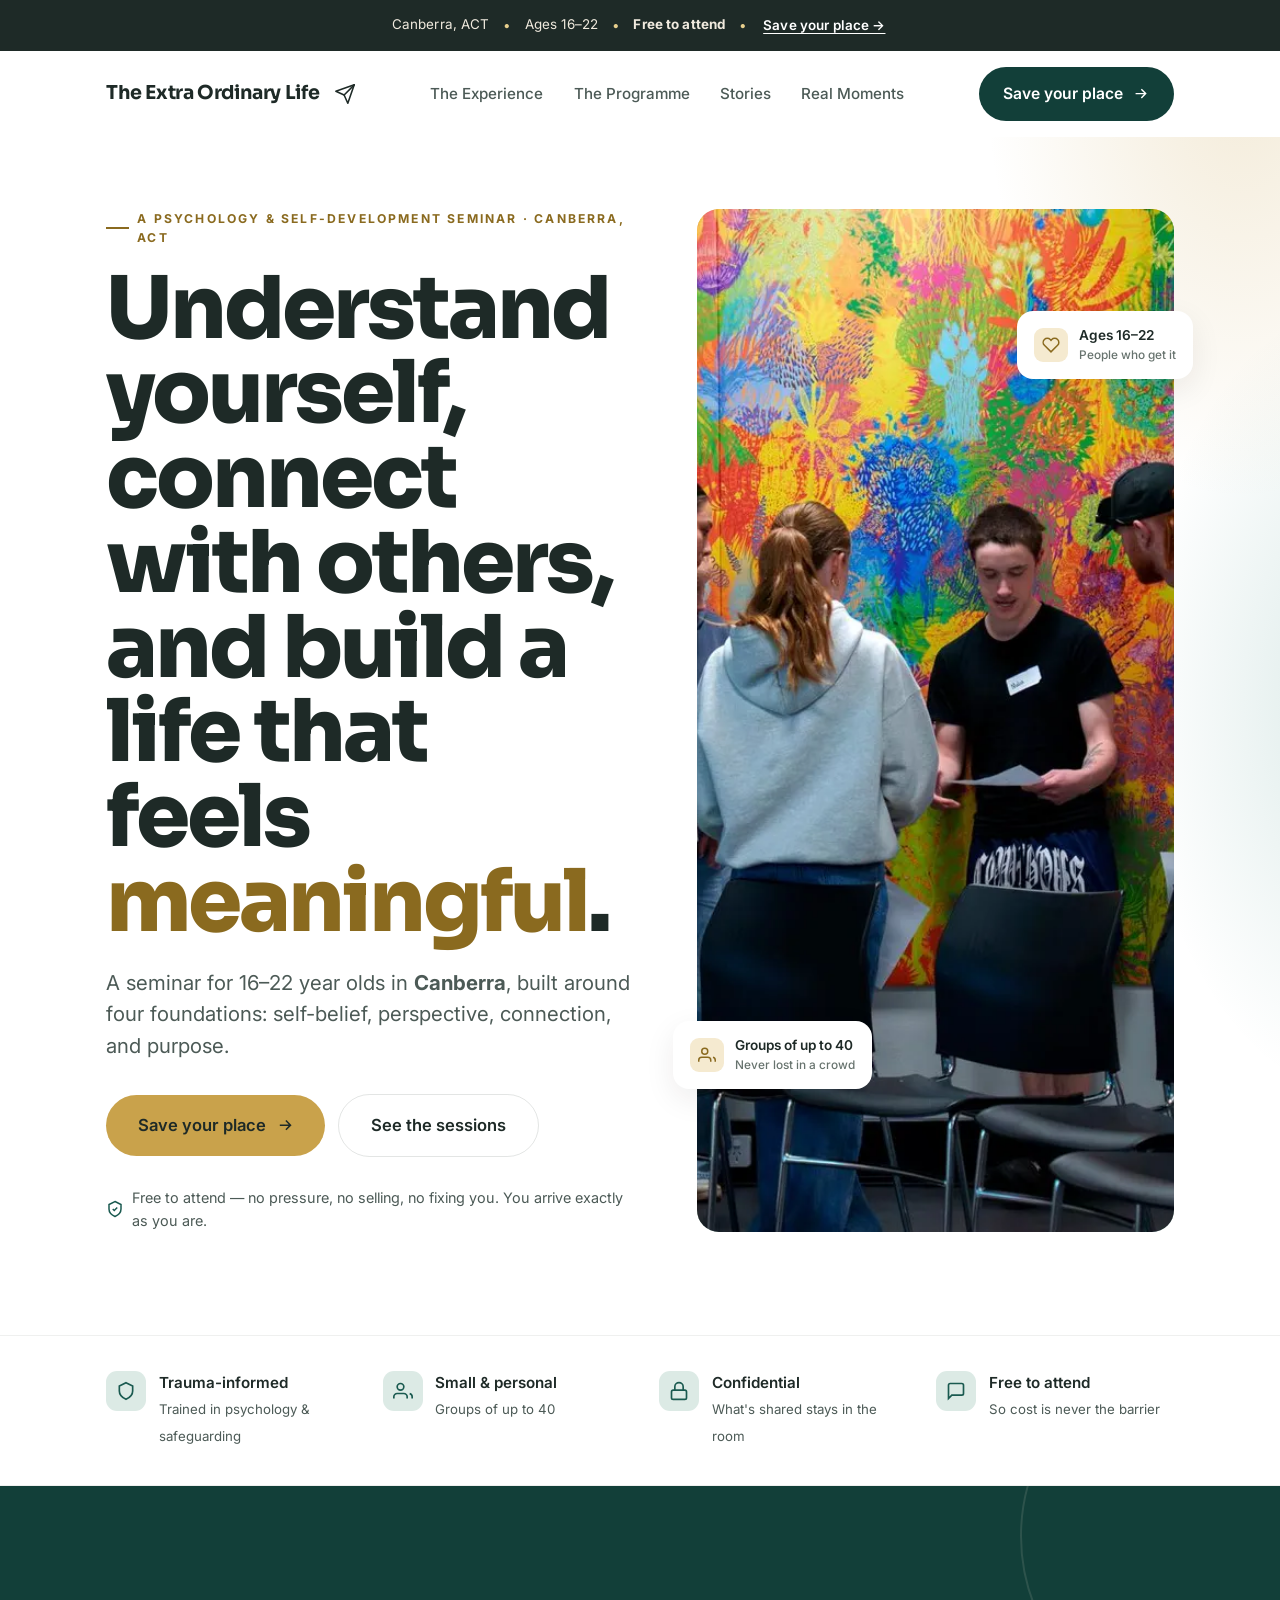
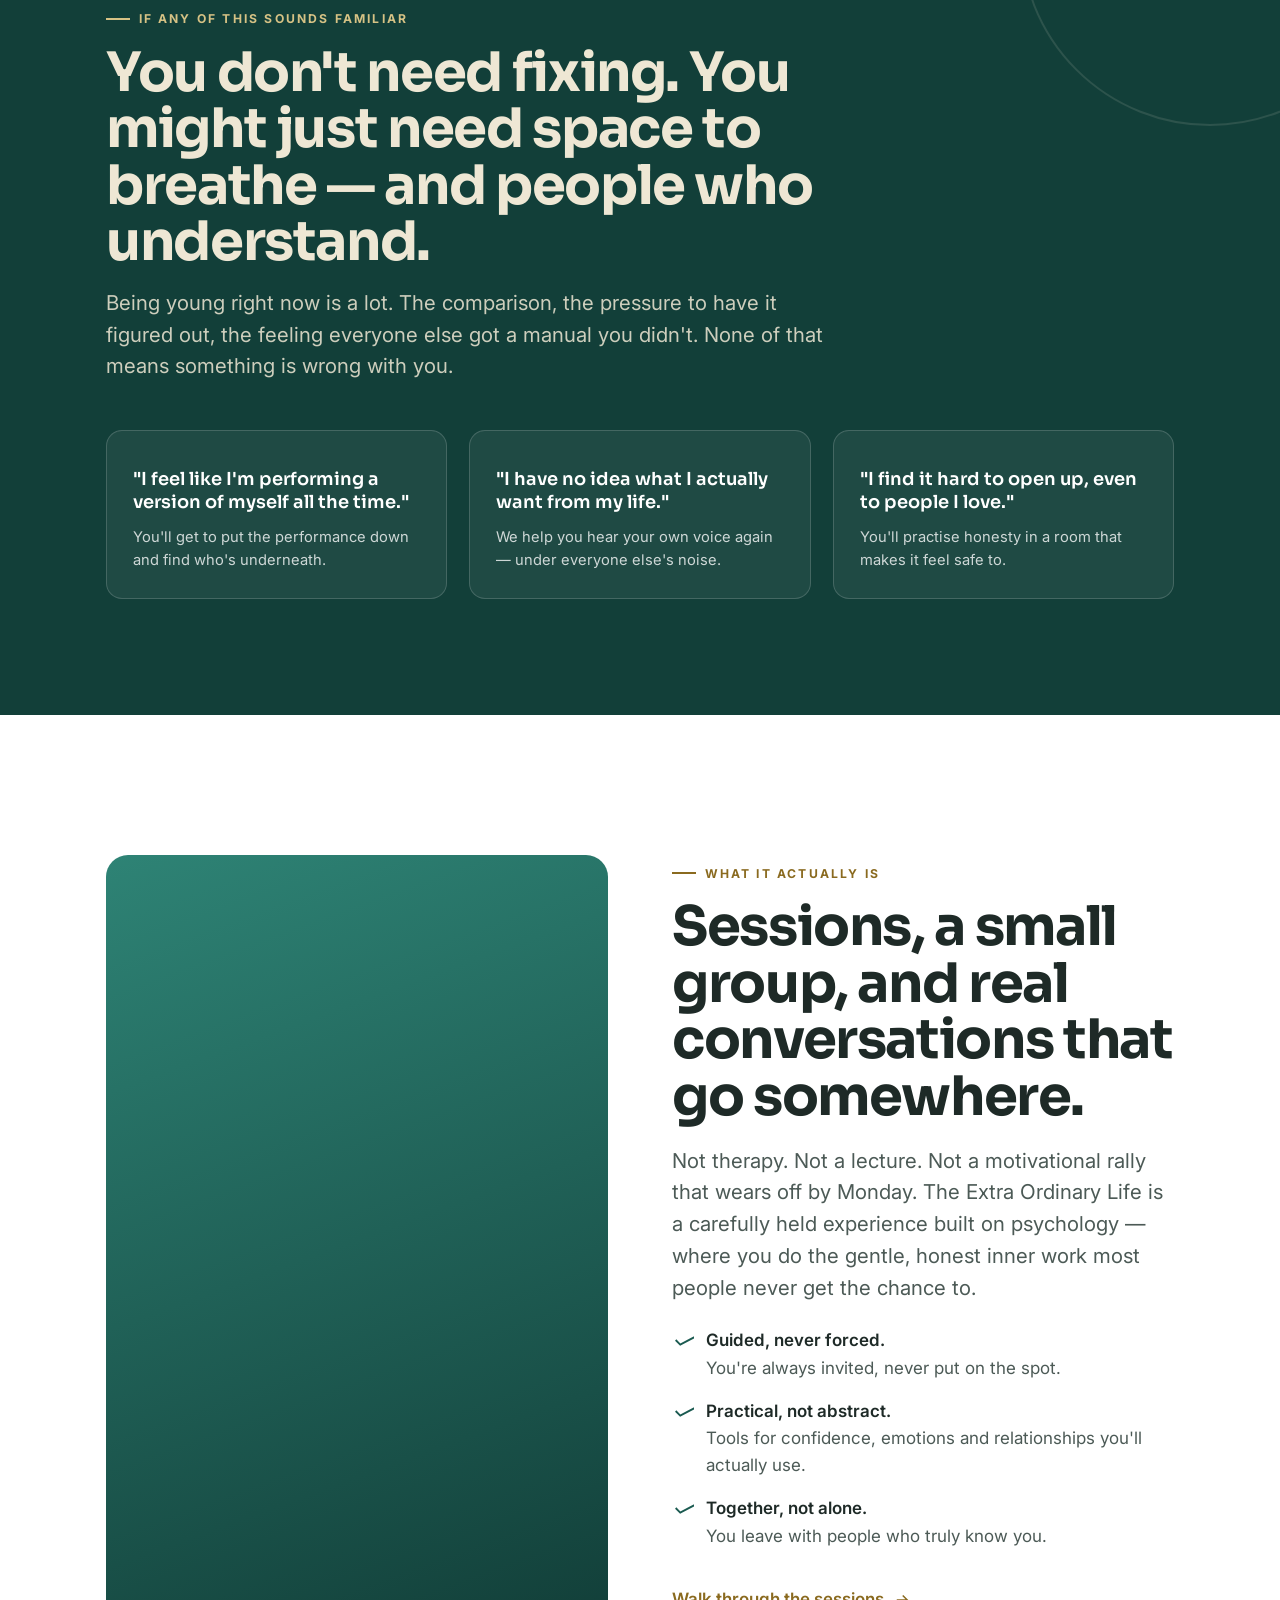
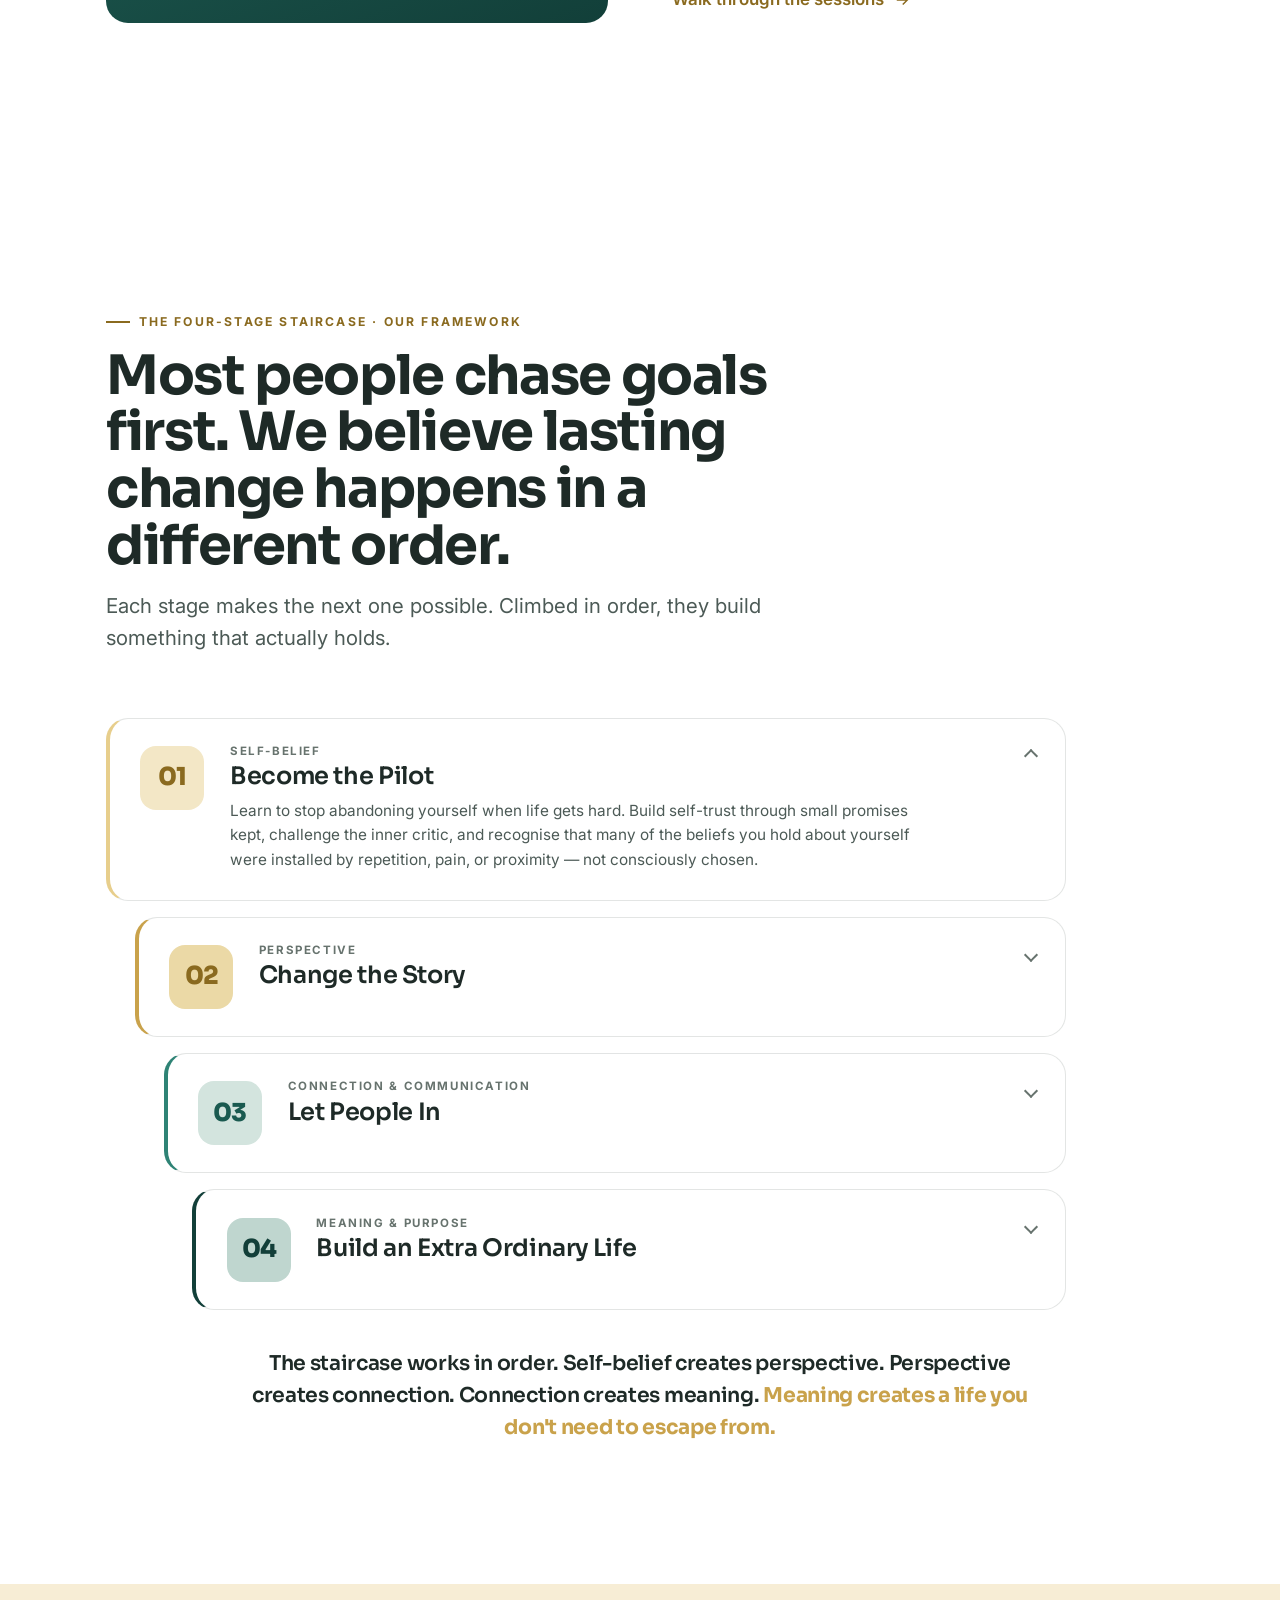
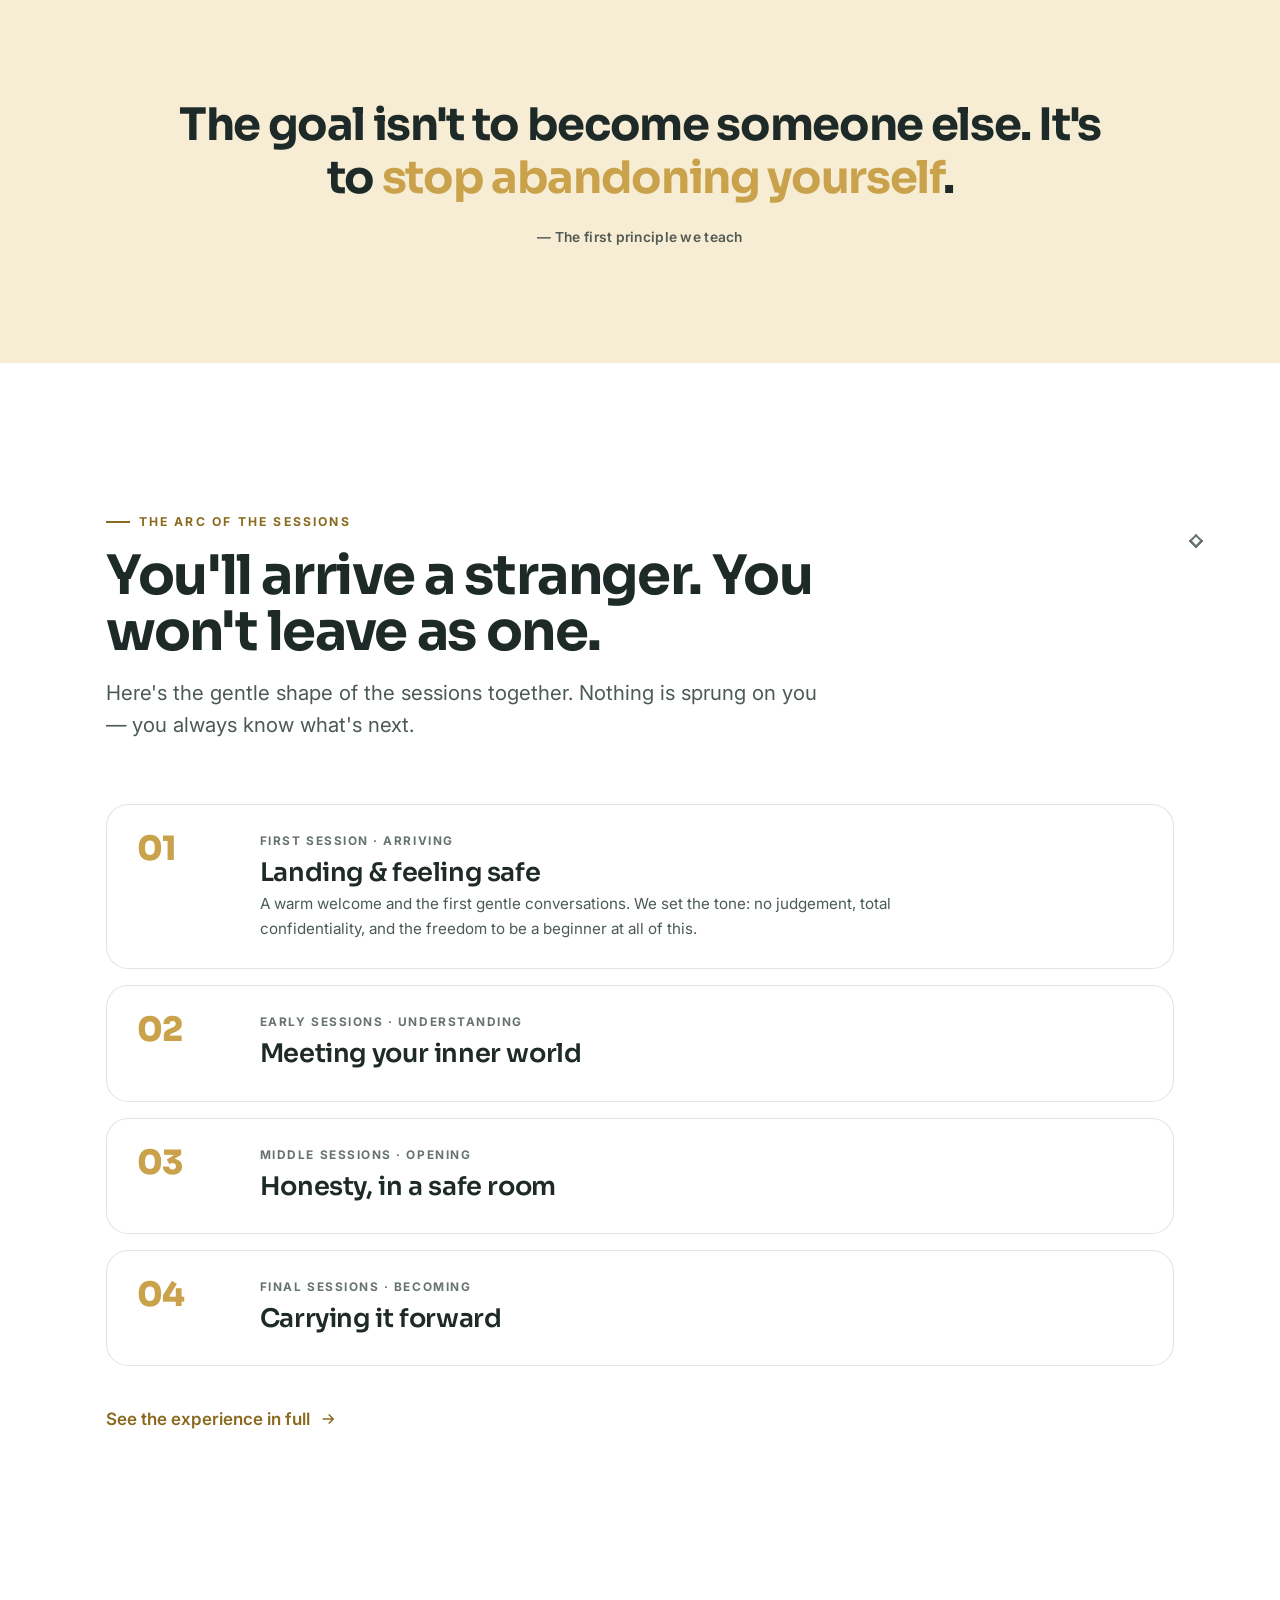
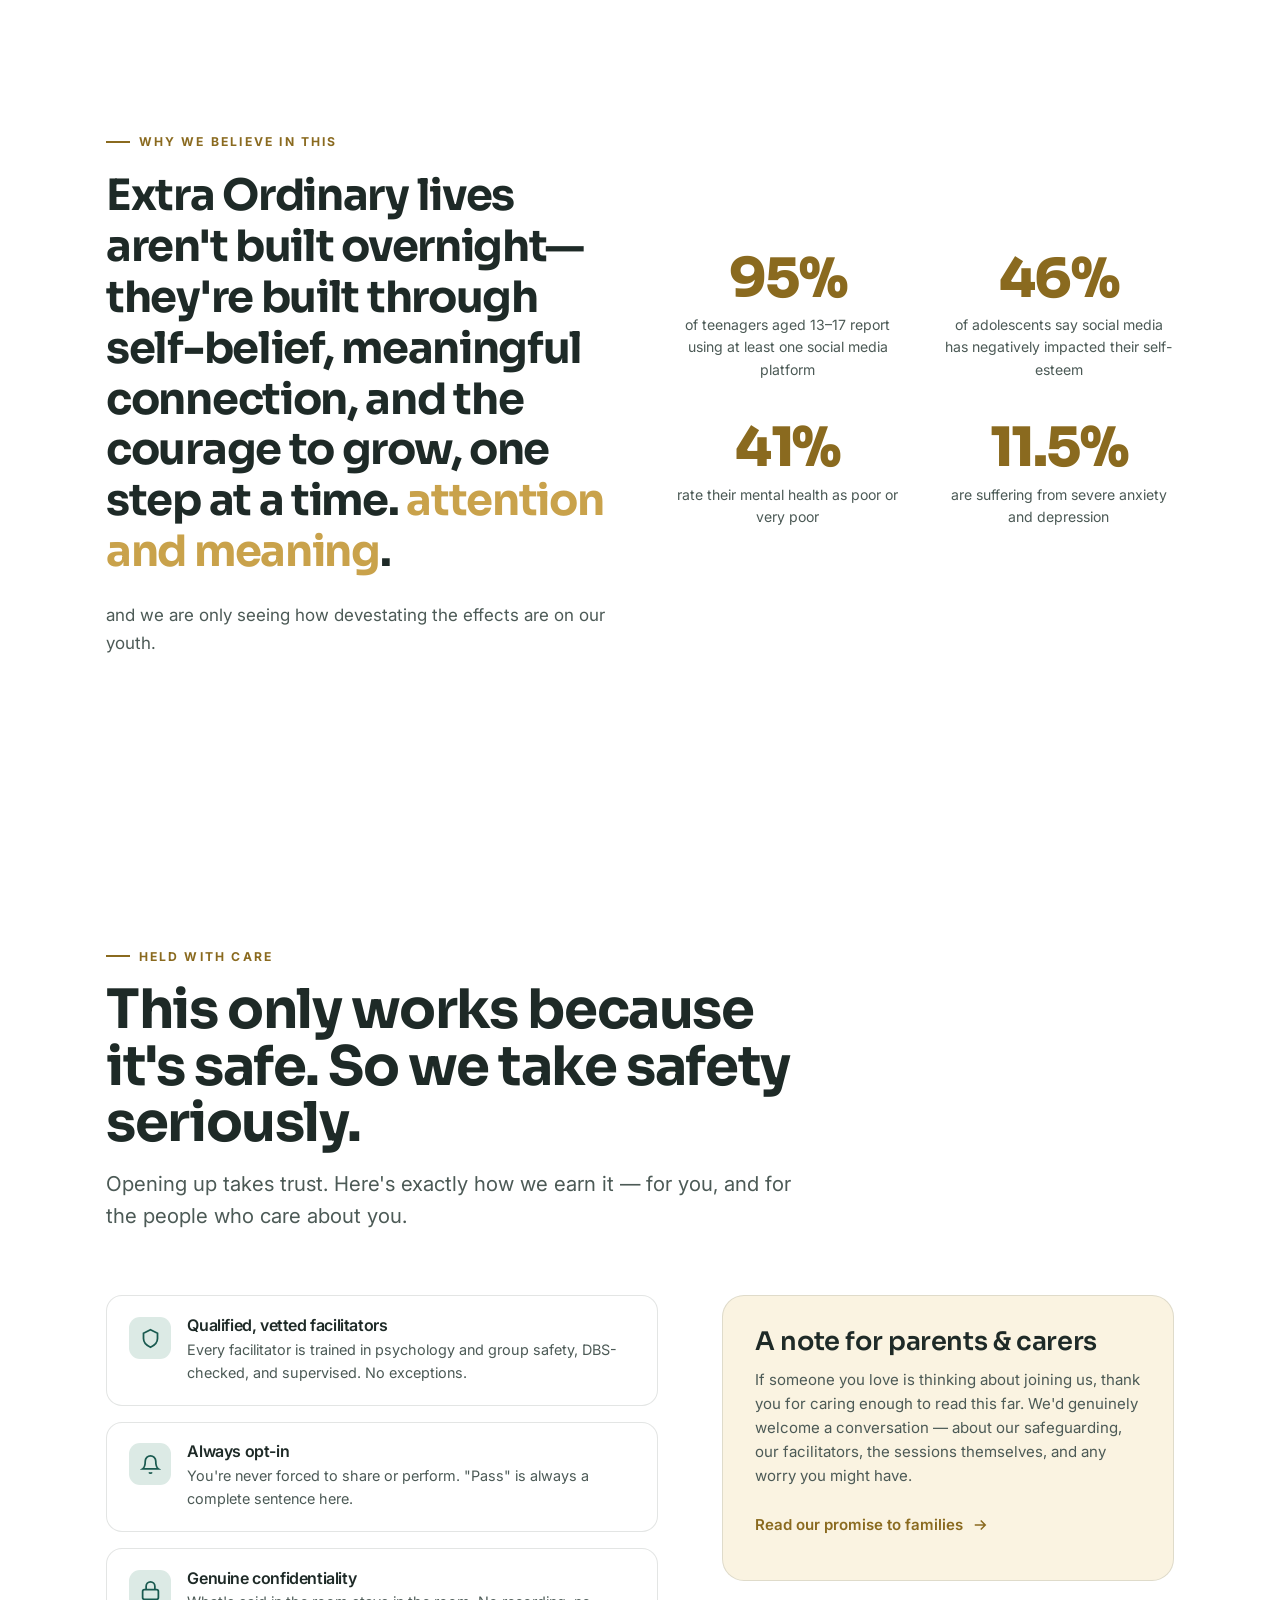
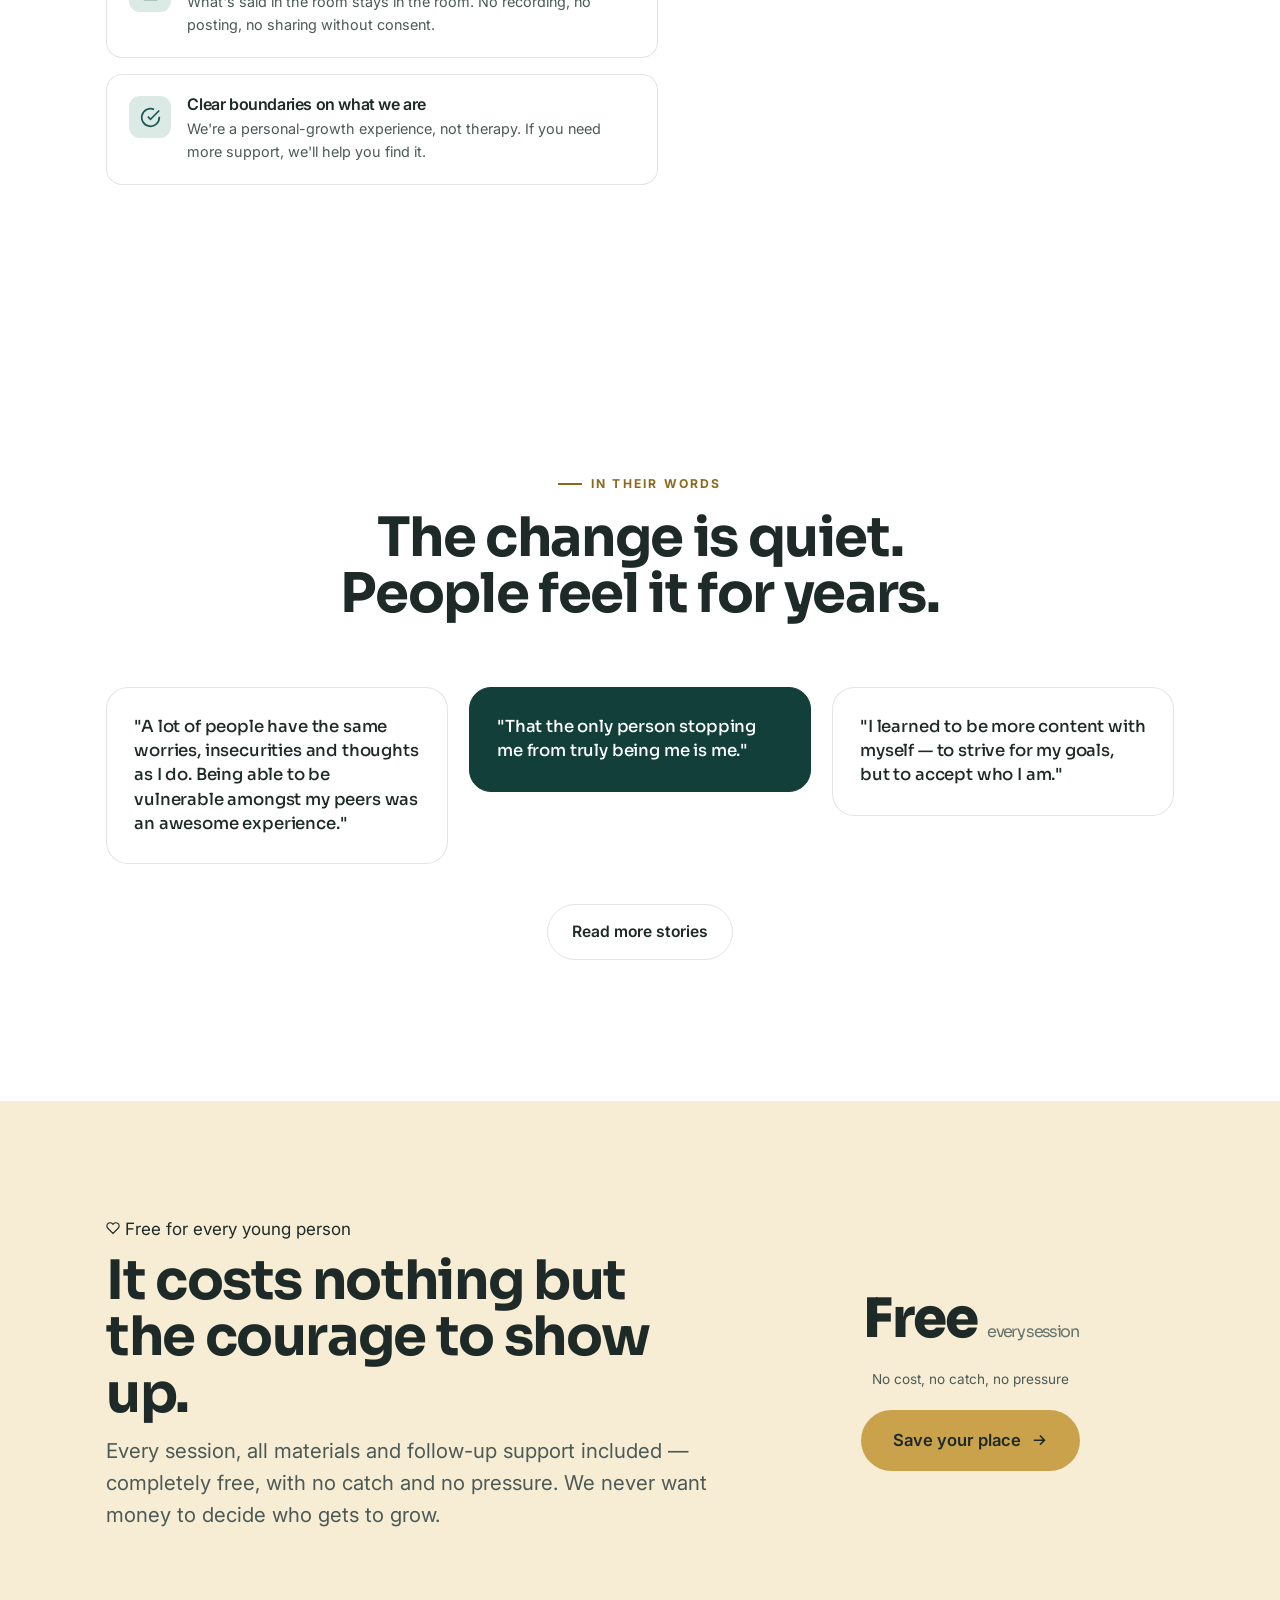
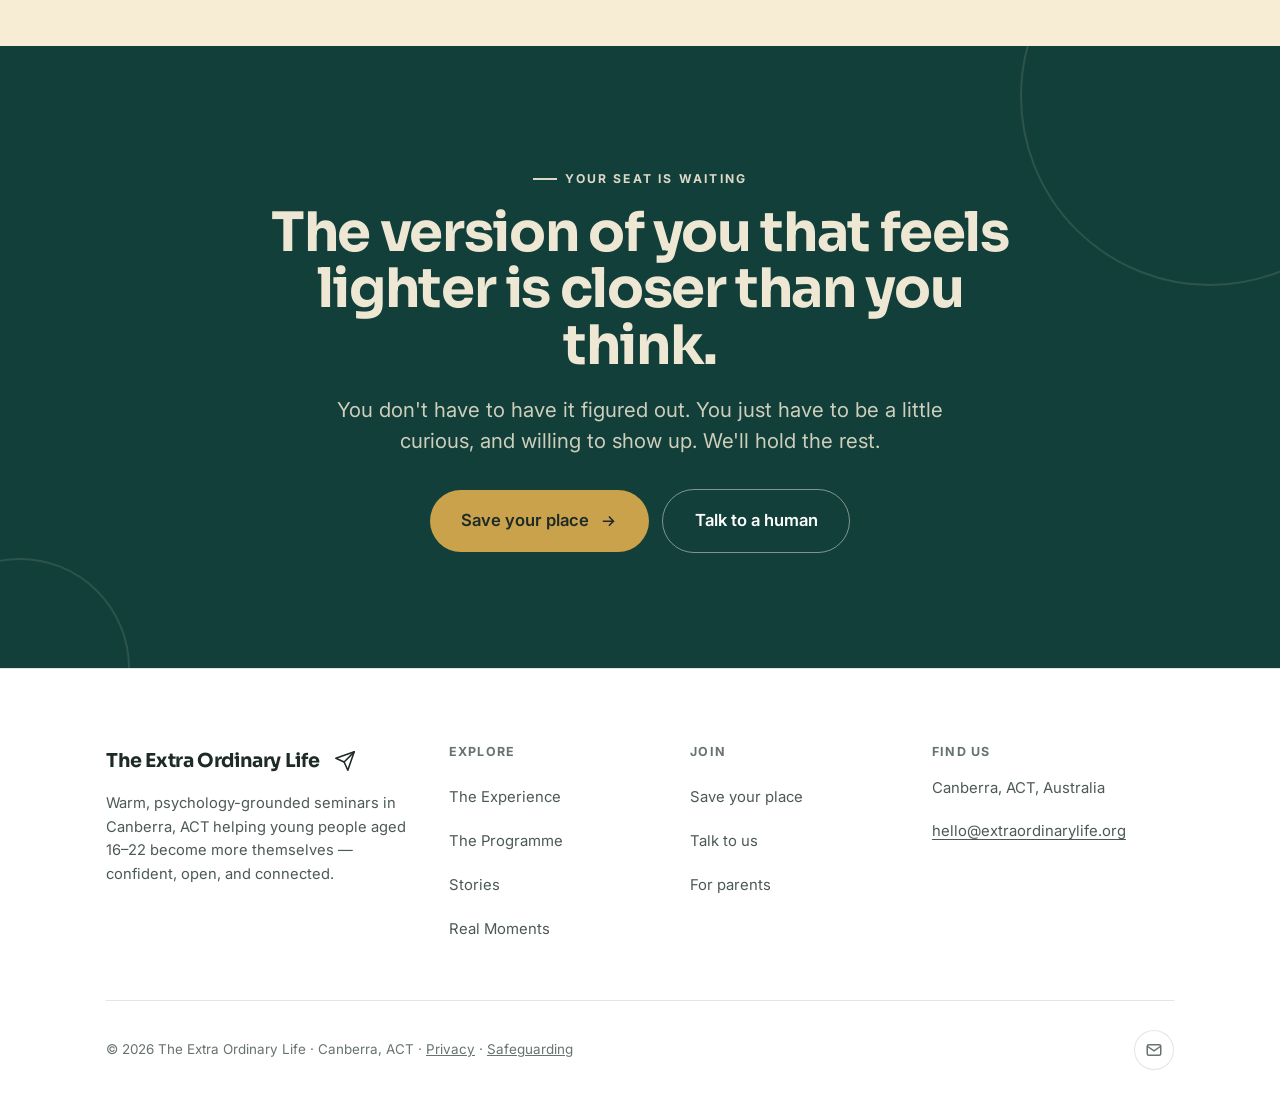
<file: index.html>
<!DOCTYPE html>
<html lang="en-AU">
<head>
  <meta charset="UTF-8" />
  <meta name="viewport" content="width=device-width, initial-scale=1.0" />
  <title>The Extra Ordinary Life — Youth Personal Development, Canberra</title>
  <meta name="description" content="A psychology-grounded personal development seminar for 16–22 year olds in Canberra, ACT. Build self-belief, perspective, connection and purpose. Free to attend." />
  <link rel="canonical" href="https://theextraordinary.life/" />
  <meta name="robots" content="index, follow, max-image-preview:large" />
  <meta name="theme-color" content="#1E2A27" />
  <meta name="geo.region" content="AU-ACT" />
  <meta name="geo.placename" content="Canberra" />

  <!-- Open Graph -->
  <meta property="og:type" content="website" />
  <meta property="og:site_name" content="The Extra Ordinary Life" />
  <meta property="og:locale" content="en_AU" />
  <meta property="og:url" content="https://theextraordinary.life/" />
  <meta property="og:title" content="The Extra Ordinary Life — Youth Personal Development, Canberra" />
  <meta property="og:description" content="A psychology-grounded personal development seminar for 16–22 year olds in Canberra, ACT. Build self-belief, perspective, connection and purpose. Free to attend." />
  <meta property="og:image" content="https://theextraordinary.life/assets/img/og-cover.jpg" />
  <meta property="og:image:width" content="1200" />
  <meta property="og:image:height" content="630" />
  <meta property="og:image:alt" content="Young people in conversation at an Extra Ordinary Life session in Canberra" />

  <!-- Twitter -->
  <meta name="twitter:card" content="summary_large_image" />
  <meta name="twitter:title" content="The Extra Ordinary Life — Youth Personal Development, Canberra" />
  <meta name="twitter:description" content="A psychology-grounded personal development seminar for 16–22 year olds in Canberra, ACT. Build self-belief, perspective, connection and purpose. Free to attend." />
  <meta name="twitter:image" content="https://theextraordinary.life/assets/img/og-cover.jpg" />
  <link rel="preconnect" href="https://fonts.googleapis.com" />
  <link rel="preconnect" href="https://fonts.gstatic.com" crossorigin />
  <link rel="stylesheet" href="https://fonts.googleapis.com/css2?family=Sora:wght@400;500;600;700;800&family=Inter:wght@400;500;600;700&display=swap" />
  <link rel="stylesheet" href="assets/css/styles.css" />
  <link rel="icon" href="data:image/svg+xml,%3Csvg xmlns='http://www.w3.org/2000/svg' viewBox='0 0 32 32'%3E%3Crect width='32' height='32' rx='7' fill='%23221E1B'/%3E%3Cpath d='M25 8 12 21l-1-5-6-2 20-6z' fill='none' stroke='%23fff' stroke-width='1.6' stroke-linejoin='round'/%3E%3C/svg%3E" />

  <script type="application/ld+json">
  {
    "@context": "https://schema.org",
    "@graph": [
      {
        "@type": "WebSite",
        "@id": "https://theextraordinary.life/#website",
        "url": "https://theextraordinary.life/",
        "name": "The Extra Ordinary Life",
        "inLanguage": "en-AU",
        "publisher": {
          "@id": "https://theextraordinary.life/#organization"
        }
      },
      {
        "@type": [
          "LocalBusiness",
          "EducationalOrganization"
        ],
        "@id": "https://theextraordinary.life/#organization",
        "name": "The Extra Ordinary Life",
        "url": "https://theextraordinary.life/",
        "email": "hello@extraordinarylife.org",
        "image": "https://theextraordinary.life/assets/img/og-cover.jpg",
        "logo": "https://theextraordinary.life/assets/img/og-cover.jpg",
        "description": "Psychology-grounded self-development seminars for 16–22 year olds in Canberra, ACT — building self-belief, perspective, connection and purpose.",
        "priceRange": "Free",
        "address": {
          "@type": "PostalAddress",
          "addressLocality": "Canberra",
          "addressRegion": "ACT",
          "addressCountry": "AU"
        },
        "areaServed": [
          {
            "@type": "City",
            "name": "Canberra"
          },
          {
            "@type": "AdministrativeArea",
            "name": "Australian Capital Territory"
          }
        ],
        "founder": {
          "@type": "Person",
          "name": "Prem"
        },
        "audience": {
          "@type": "PeopleAudience",
          "suggestedMinAge": 16,
          "suggestedMaxAge": 22
        },
        "knowsAbout": [
          "Youth self-development",
          "Self-belief",
          "Emotional regulation",
          "Youth mental wellbeing",
          "Personal development for young adults"
        ]
      },
      {
        "@type": "Course",
        "@id": "https://theextraordinary.life/#course",
        "name": "The Extra Ordinary Life — Four-Stage Staircase Seminar",
        "description": "A psychology-grounded seminar series for 16–22 year olds in Canberra, built around four foundations: self-belief, perspective, connection and purpose.",
        "provider": {
          "@id": "https://theextraordinary.life/#organization"
        },
        "inLanguage": "en-AU",
        "educationalLevel": "Beginner",
        "teaches": [
          "Self-belief",
          "Perspective taking",
          "Connection and communication",
          "Meaning and purpose"
        ],
        "offers": {
          "@type": "Offer",
          "price": "0",
          "priceCurrency": "AUD",
          "category": "Free",
          "availability": "https://schema.org/InStock",
          "url": "https://theextraordinary.life/apply.html"
        },
        "hasCourseInstance": {
          "@type": "CourseInstance",
          "courseMode": "Onsite",
          "courseWorkload": "PT3H",
          "location": {
            "@type": "Place",
            "name": "Canberra, ACT",
            "address": {
              "@type": "PostalAddress",
              "addressLocality": "Canberra",
              "addressRegion": "ACT",
              "addressCountry": "AU"
            }
          }
        }
      },
      {
        "@type": "BreadcrumbList",
        "itemListElement": [
          {
            "@type": "ListItem",
            "position": 1,
            "name": "Home",
            "item": "https://theextraordinary.life/"
          }
        ]
      }
    ]
  }
  </script>
</head>
<body>
  <a class="skip-link" href="#main">Skip to main content</a>

  <!-- Announcement -->
  <div class="announce">Canberra, ACT <span class="dot">&bull;</span> Ages 16&ndash;22 <span class="dot">&bull;</span> <strong>Free to attend</strong> <span class="dot">&bull;</span> <a href="apply.html">Save your place &rarr;</a></div>

  <!-- Header -->
  <header class="site-header">
    <div class="wrap nav">
      <a href="index.html" class="brand" aria-label="The Extra Ordinary Life home">
        The Extra Ordinary&nbsp;Life<svg class="plane" viewBox="0 0 24 24" fill="none" stroke="currentColor" stroke-width="1.7" stroke-linecap="round" stroke-linejoin="round" aria-hidden="true"><path d="M22 2 11 13"/><path d="M22 2l-7 20-4-9-9-4 20-7z"/></svg>
      </a>
      <nav class="nav-links" aria-label="Primary">
        <a href="the-experience.html">The Experience</a>
        <a href="the-programme.html">The Programme</a>
        <a href="stories.html">Stories</a>
        <a href="real-moments.html">Real Moments</a>
      </nav>
      <div class="nav-cta">
        <a href="apply.html" class="btn btn-primary">Save your place
          <svg viewBox="0 0 24 24" fill="none" stroke="currentColor" stroke-width="2"><path d="M5 12h14M13 6l6 6-6 6"/></svg>
        </a>
        <button class="nav-toggle" aria-label="Open menu" aria-expanded="false"><span></span><span></span><span></span></button>
      </div>
    </div>
  </header>

  <!-- Mobile menu -->
  <div class="mobile-menu">
    <a href="the-experience.html">The Experience</a>
    <a href="the-programme.html">The Programme</a>
    <a href="stories.html">Stories</a>
    <a href="real-moments.html">Real Moments</a>
    <a href="apply.html" class="btn btn-coral">Save your place</a>
  </div>

  <main id="main">

  <!-- Hero -->
  <section class="hero">
    <div class="hero-gradient" aria-hidden="true"></div>
    <div class="wrap">
      <div class="hero-copy reveal">
        <span class="eyebrow">A psychology &amp; self-development seminar · Canberra, ACT</span>
        <h1 class="display">Understand yourself, connect with others, and build a life that feels <span class="accent">meaningful</span>.</h1>
        <p class="lead" style="margin-top:1.3rem;max-width:46ch;">A seminar for 16–22 year olds in <strong>Canberra</strong>, built around four foundations: self-belief, perspective, connection, and purpose.</p>
        <div class="hero-actions">
          <a href="apply.html" class="btn btn-coral btn-lg">Save your place
            <svg viewBox="0 0 24 24" fill="none" stroke="currentColor" stroke-width="2"><path d="M5 12h14M13 6l6 6-6 6"/></svg>
          </a>
          <a href="the-experience.html" class="btn btn-ghost btn-lg">See the sessions</a>
        </div>
        <p class="hero-reassure">
          <svg viewBox="0 0 24 24" fill="none" stroke="currentColor" stroke-width="2"><path d="M12 2l8 4v6c0 5-3.5 8-8 10-4.5-2-8-5-8-10V6l8-4z"/><path d="M9 12l2 2 4-4"/></svg>
          Free to attend — no pressure, no selling, no fixing you. You arrive exactly as you are.
        </p>
      </div>
      <div class="hero-visual reveal d2">
        <div class="hero-photo">
          <picture><source srcset="assets/img/group1.webp" type="image/webp" /><img src="assets/img/group1.jpeg" alt="Young people talking together at a session" onerror="this.onerror=null;this.src='assets/img/hero.svg'" width="1400" height="933" decoding="async" /></picture>
        </div>
        <div class="hero-float one">
          <span class="ico"><svg viewBox="0 0 24 24" fill="none" stroke="currentColor" stroke-width="2"><path d="M17 21v-2a4 4 0 00-4-4H5a4 4 0 00-4 4v2"/><circle cx="9" cy="7" r="4"/><path d="M23 21v-2a4 4 0 00-3-3.87"/></svg></span>
          <span>Groups of up to 40<small>Never lost in a crowd</small></span>
        </div>
        <div class="hero-float two">
          <span class="ico"><svg viewBox="0 0 24 24" fill="none" stroke="currentColor" stroke-width="2"><path d="M20.8 4.6a5.5 5.5 0 00-7.8 0L12 5.7l-1-1.1a5.5 5.5 0 10-7.8 7.8L12 21.2l8.8-8.8a5.5 5.5 0 000-7.8z"/></svg></span>
          <span>Ages 16–22<small>People who get it</small></span>
        </div>
      </div>
    </div>
  </section>

  <!-- Trust strip -->
  <section class="trust">
    <div class="wrap">
      <div class="trust-item reveal">
        <span class="ico"><svg viewBox="0 0 24 24" fill="none" stroke="currentColor" stroke-width="2"><path d="M12 2l8 4v6c0 5-3.5 8-8 10-4.5-2-8-5-8-10V6l8-4z"/></svg></span>
        <div><strong>Trauma-informed</strong><span>Trained in psychology &amp; safeguarding</span></div>
      </div>
      <div class="trust-item reveal d1">
        <span class="ico"><svg viewBox="0 0 24 24" fill="none" stroke="currentColor" stroke-width="2"><path d="M17 21v-2a4 4 0 00-4-4H5a4 4 0 00-4 4v2"/><circle cx="9" cy="7" r="4"/><path d="M23 21v-2a4 4 0 00-3-3.87"/></svg></span>
        <div><strong>Small &amp; personal</strong><span>Groups of up to 40</span></div>
      </div>
      <div class="trust-item reveal d2">
        <span class="ico"><svg viewBox="0 0 24 24" fill="none" stroke="currentColor" stroke-width="2"><rect x="3" y="11" width="18" height="11" rx="2"/><path d="M7 11V7a5 5 0 0110 0v4"/></svg></span>
        <div><strong>Confidential</strong><span>What's shared stays in the room</span></div>
      </div>
      <div class="trust-item reveal d3">
        <span class="ico"><svg viewBox="0 0 24 24" fill="none" stroke="currentColor" stroke-width="2"><path d="M21 15a2 2 0 01-2 2H7l-4 4V5a2 2 0 012-2h14a2 2 0 012 2z"/></svg></span>
        <div><strong>Free to attend</strong><span>So cost is never the barrier</span></div>
      </div>
    </div>
  </section>

  <!-- Empathy BANNER BAND -->
  <section class="band band--teal empathy">
    <span class="band-ring r1" aria-hidden="true"></span>
    <div class="band-inner">
      <div class="wrap">
        <div class="section-head reveal" style="margin-bottom:0;">
          <span class="eyebrow">If any of this sounds familiar</span>
          <h2 style="margin-block:1rem;">You don't need fixing. You might just need space to breathe — and people who understand.</h2>
          <p class="lead">Being young right now is a lot. The comparison, the pressure to have it figured out, the feeling everyone else got a manual you didn't. None of that means something is wrong with you.</p>
        </div>
        <div class="empathy-grid">
          <div class="feel-card reveal"><p class="q">"I feel like I'm performing a version of myself all the time."</p><p>You'll get to put the performance down and find who's underneath.</p></div>
          <div class="feel-card reveal d1"><p class="q">"I have no idea what I actually want from my life."</p><p>We help you hear your own voice again — under everyone else's noise.</p></div>
          <div class="feel-card reveal d2"><p class="q">"I find it hard to open up, even to people I love."</p><p>You'll practise honesty in a room that makes it feel safe to.</p></div>
        </div>
      </div>
    </div>
  </section>

  <!-- What is it -->
  <section class="section-pad" id="what">
    <div class="wrap split">
      <div class="split-media reveal">
        <picture><source media="(min-width: 981px)" srcset="assets/img/group3-portrait.webp" type="image/webp" /><source media="(min-width: 981px)" srcset="assets/img/group3-portrait.jpeg" /><source srcset="assets/img/group3.webp" type="image/webp" /><img src="assets/img/group3.jpeg" alt="A session in progress — a facilitator and a group of young people" onerror="this.onerror=null;this.src='assets/img/circle.svg'" width="1400" height="933" decoding="async" /></picture>
      </div>
      <div class="reveal d1">
        <span class="eyebrow">What it actually is</span>
        <h2 style="margin:1rem 0 1.2rem;">Sessions, a small group, and real conversations that go somewhere.</h2>
        <p class="lead" style="margin-bottom:1.5rem;">Not therapy. Not a lecture. Not a motivational rally that wears off by Monday. The Extra Ordinary Life is a carefully held experience built on psychology — where you do the gentle, honest inner work most people never get the chance to.</p>
        <ul class="check-list">
          <li><svg viewBox="0 0 24 24" fill="none" stroke="currentColor" stroke-width="2"><path d="M30 6L9 17l-5-5"/></svg><span><strong>Guided, never forced.</strong> You're always invited, never put on the spot.</span></li>
          <li><svg viewBox="0 0 24 24" fill="none" stroke="currentColor" stroke-width="2"><path d="M30 6L9 17l-5-5"/></svg><span><strong>Practical, not abstract.</strong> Tools for confidence, emotions and relationships you'll actually use.</span></li>
          <li><svg viewBox="0 0 24 24" fill="none" stroke="currentColor" stroke-width="2"><path d="M30 6L9 17l-5-5"/></svg><span><strong>Together, not alone.</strong> You leave with people who truly know you.</span></li>
        </ul>
        <p style="margin-top:1.8rem;"><a href="the-experience.html" class="link-arrow">Walk through the sessions
          <svg viewBox="0 0 24 24" width="18" height="18" fill="none" stroke="currentColor" stroke-width="2"><path d="M5 12h14M13 6l6 6-6 6"/></svg></a></p>
      </div>
    </div>
  </section>

  <!-- Pillars -->
  <section class="section-pad" style="background:var(--ivory);">
    <div class="wrap">
      <div class="section-head reveal">
        <span class="eyebrow">The Four-Stage Staircase · our framework</span>
        <h2 style="margin-block:1rem;">Most people chase goals first. We believe lasting change happens in a different order.</h2>
        <p class="lead">Each stage makes the next one possible. Climbed in order, they build something that actually holds.</p>
      </div>
      <div class="stairs climb">
        <div class="stair s1 reveal">
          <div class="step-num">01</div>
          <div class="step-body"><h3><span class="tag">Self-Belief</span>Become the Pilot</h3><p>Learn to stop abandoning yourself when life gets hard. Build self-trust through small promises kept, challenge the inner critic, and recognise that many of the beliefs you hold about yourself were installed by repetition, pain, or proximity — not consciously chosen.</p></div>
        </div>
        <div class="stair s2 reveal">
          <div class="step-num">02</div>
          <div class="step-body"><h3><span class="tag">Perspective</span>Change the Story</h3><p>How you view yourself shapes every decision you make. Explore the difference between familiar thoughts and true thoughts, learn to question the "always," "never," and "nobody" stories your mind tells, and build a fair, honest inner coach instead of an inner enemy.</p></div>
        </div>
        <div class="stair s3 reveal">
          <div class="step-num">03</div>
          <div class="step-body"><h3><span class="tag">Connection &amp; Communication</span>Let People In</h3><p>A good life is built through relationships. Practise vulnerability, learn how to communicate honestly, discover how to find "your people" through shared values rather than performance, and understand why the people who showed up matter more than the people who impressed you.</p></div>
        </div>
        <div class="stair s4 reveal">
          <div class="step-num">04</div>
          <div class="step-body"><h3><span class="tag">Meaning &amp; Purpose</span>Build an Extra Ordinary Life</h3><p>Extra Ordinary lives are often built through ordinary moments approached with attention and meaning. Clarify your values, identify what you stand for, and create a life that feels meaningful even when nobody is watching.</p></div>
        </div>
      </div>
      <p class="stairs-logic reveal">The staircase works in order. Self-belief creates perspective. Perspective creates connection. Connection creates meaning. <span class="arrow">Meaning creates a life you don't need to escape from.</span></p>
    </div>
  </section>

  <!-- Pull-quote BANNER BAND -->
  <section class="band band--peach">
    <div class="band-inner">
      <div class="wrap">
        <div class="quote-band reveal">
          <blockquote>The goal isn't to become someone else. It's to <span class="mk">stop abandoning yourself</span>.</blockquote>
          <cite>— The first principle we teach</cite>
        </div>
      </div>
    </div>
  </section>

  <!-- Journey -->
  <section class="journey section-pad" id="journey">
    <div class="wrap">
      <div class="section-head reveal">
        <span class="eyebrow">The arc of the sessions</span>
        <h2 style="margin-block:1rem;">You'll arrive a stranger. You won't leave as one.</h2>
        <p class="lead">Here's the gentle shape of the sessions together. Nothing is sprung on you — you always know what's next.</p>
      </div>
      <div class="journey-track">
        <div class="journey-step reveal"><span class="num">01</span><div><p class="when">First session · Arriving</p><h3>Landing &amp; feeling safe</h3><p>A warm welcome and the first gentle conversations. We set the tone: no judgement, total confidentiality, and the freedom to be a beginner at all of this.</p></div></div>
        <div class="journey-step reveal"><span class="num">02</span><div><p class="when">Early sessions · Understanding</p><h3>Meeting your inner world</h3><p>Through guided exercises and small-group conversation, you'll start to see your own patterns clearly — where your confidence leaks away, where your walls went up, and why.</p></div></div>
        <div class="journey-step reveal"><span class="num">03</span><div><p class="when">Middle sessions · Opening</p><h3>Honesty, in a safe room</h3><p>This is where it gets real — gently. You'll practise saying true things out loud and being met with warmth instead of judgement. Many describe this as the moment something unlocks.</p></div></div>
        <div class="journey-step reveal"><span class="num">04</span><div><p class="when">Final sessions · Becoming</p><h3>Carrying it forward</h3><p>We turn insight into something you can live. You'll leave with practical tools, a clearer sense of direction, and a small group of people who've got you long after the sessions end.</p></div></div>
      </div>
      <p style="margin-top:2rem;" class="reveal"><a href="the-experience.html" class="link-arrow">See the experience in full
        <svg viewBox="0 0 24 24" width="18" height="18" fill="none" stroke="currentColor" stroke-width="2"><path d="M5 12h14M13 6l6 6-6 6"/></svg></a></p>
    </div>
  </section>

  <!-- Pull quote / stats -->
  <section class="section-pad" style="background:var(--ivory);">
    <div class="wrap split">
      <div class="reveal">
        <span class="eyebrow">Why we believe in this</span>
        <p class="pullquote" style="margin-top:1.2rem;max-width:none;">Extra Ordinary lives aren't built overnight—they're built through self-belief, meaningful connection, and the courage to grow, one step at a time. <span class="mk">attention and meaning</span>.</p>
        <p class="muted" style="margin-top:1.5rem;">and we are only seeing how devestating the effects are on our youth.</p>
      </div>
      <div class="reveal d1">
        <div class="stat-row" style="grid-template-columns:1fr 1fr;gap:2.5rem;">
          <div class="stat"><div class="n">95%</div><div class="l">of teenagers aged 13–17 report using at least one social media platform</div></div>
          <div class="stat"><div class="n">46%</div><div class="l">of adolescents say social media has negatively impacted their self-esteem</div></div>
          <div class="stat"><div class="n">41%</div><div class="l">rate their mental health as poor or very poor</div></div>
          <div class="stat"><div class="n">11.5%</div><div class="l">are suffering from severe anxiety and depression</div></div>
        </div>
      </div>
    </div>
  </section>

  <!-- Safety / care -->
  <section class="section-pad" id="safety">
    <div class="wrap">
      <div class="section-head reveal">
        <span class="eyebrow">Held with care</span>
        <h2 style="margin-block:1rem;">This only works because it's safe. So we take safety seriously.</h2>
        <p class="lead">Opening up takes trust. Here's exactly how we earn it — for you, and for the people who care about you.</p>
      </div>
      <div class="care-grid">
        <div class="care-list">
          <div class="care-item reveal"><span class="ico"><svg viewBox="0 0 24 24" fill="none" stroke="currentColor" stroke-width="2"><path d="M12 2l8 4v6c0 5-3.5 8-8 10-4.5-2-8-5-8-10V6l8-4z"/></svg></span><div><h4>Qualified, vetted facilitators</h4><p>Every facilitator is trained in psychology and group safety, DBS-checked, and supervised. No exceptions.</p></div></div>
          <div class="care-item reveal d1"><span class="ico"><svg viewBox="0 0 24 24" fill="none" stroke="currentColor" stroke-width="2"><path d="M18 8A6 6 0 006 8c0 7-3 9-3 9h18s-3-2-3-9"/><path d="M13.7 21a2 2 0 01-3.4 0"/></svg></span><div><h4>Always opt-in</h4><p>You're never forced to share or perform. "Pass" is always a complete sentence here.</p></div></div>
          <div class="care-item reveal d2"><span class="ico"><svg viewBox="0 0 24 24" fill="none" stroke="currentColor" stroke-width="2"><rect x="3" y="11" width="18" height="11" rx="2"/><path d="M7 11V7a5 5 0 0110 0v4"/></svg></span><div><h4>Genuine confidentiality</h4><p>What's said in the room stays in the room. No recording, no posting, no sharing without consent.</p></div></div>
          <div class="care-item reveal d3"><span class="ico"><svg viewBox="0 0 24 24" fill="none" stroke="currentColor" stroke-width="2"><path d="M22 11.08V12a10 10 0 11-5.93-9.14"/><path d="M22 4L12 14.01l-3-3"/></svg></span><div><h4>Clear boundaries on what we are</h4><p>We're a personal-growth experience, not therapy. If you need more support, we'll help you find it.</p></div></div>
        </div>
        <aside class="parent-note reveal d1">
          <h3>A note for parents &amp; carers</h3>
          <p>If someone you love is thinking about joining us, thank you for caring enough to read this far. We'd genuinely welcome a conversation — about our safeguarding, our facilitators, the sessions themselves, and any worry you might have.</p>
          <p style="margin-top:1rem;"><a href="the-programme.html#parents" class="link-arrow">Read our promise to families
            <svg viewBox="0 0 24 24" width="18" height="18" fill="none" stroke="currentColor" stroke-width="2"><path d="M5 12h14M13 6l6 6-6 6"/></svg></a></p>
        </aside>
      </div>
    </div>
  </section>

  <!-- Stories -->
  <section class="stories section-pad" id="stories">
    <div class="wrap">
      <div class="section-head center reveal">
        <span class="eyebrow">In their words</span>
        <h2 style="margin-top:1rem;">The change is quiet. People feel it for years.</h2>
      </div>
      <div class="stories-grid">
        <div class="story reveal"><p>"A lot of people have the same worries, insecurities and thoughts as I do. Being able to be vulnerable amongst my peers was an awesome experience."</p></div>
        <div class="story highlight reveal d1"><p>"That the only person stopping me from truly being me is me."</p></div>
        <div class="story reveal d2"><p>"I learned to be more content with myself — to strive for my goals, but to accept who I am."</p></div>
      </div>
      <p class="center reveal" style="margin-top:2.5rem;"><a href="stories.html" class="btn btn-ghost">Read more stories</a></p>
    </div>
  </section>

  <!-- Access BANNER BAND -->
  <section class="band band--cream" id="pricing">
    <div class="band-inner">
      <div class="wrap">
        <div class="band-split">
          <div class="reveal">
            <span class="note-pill"><svg viewBox="0 0 24 24" width="14" height="14" fill="none" stroke="currentColor" stroke-width="2"><path d="M20.84 4.61a5.5 5.5 0 00-7.78 0L12 5.67l-1.06-1.06a5.5 5.5 0 10-7.78 7.78L12 21.23l8.84-8.84a5.5 5.5 0 000-7.78z"/></svg> Free for every young person</span>
            <h2 style="margin:0.6rem 0 0.8rem;">It costs nothing but the courage to show up.</h2>
            <p class="lead" style="max-width:48ch;">Every session, all materials and follow-up support included — completely free, with no catch and no pressure. We never want money to decide who gets to grow.</p>
          </div>
          <div class="reveal d1" style="text-align:center;">
            <div class="price" style="font-family:var(--display);font-weight:800;font-size:clamp(2.4rem,5vw,3.4rem);letter-spacing:-0.03em;">Free <small style="font-size:1rem;color:var(--ink-faint);font-weight:400;">every session</small></div>
            <p class="muted" style="margin:0.4rem 0 1.2rem;font-size:0.85rem;">No cost, no catch, no pressure</p>
            <a href="apply.html" class="btn btn-coral btn-lg">Save your place
              <svg viewBox="0 0 24 24" fill="none" stroke="currentColor" stroke-width="2"><path d="M5 12h14M13 6l6 6-6 6"/></svg></a>
          </div>
        </div>
      </div>
    </div>
  </section>

  <!-- Final CTA BANNER BAND -->
  <section class="band band--teal">
    <span class="band-ring r1" aria-hidden="true"></span>
    <span class="band-ring r2" aria-hidden="true"></span>
    <div class="band-inner">
      <div class="wrap">
        <div class="band-center reveal">
          <span class="eyebrow">Your seat is waiting</span>
          <h2 style="margin-top:1rem;">The version of you that feels lighter is closer than you think.</h2>
          <p class="lead" style="margin:1.2rem auto 0;max-width:50ch;">You don't have to have it figured out. You just have to be a little curious, and willing to show up. We'll hold the rest.</p>
          <div class="band-actions">
            <a href="apply.html" class="btn btn-gold btn-lg">Save your place
              <svg viewBox="0 0 24 24" fill="none" stroke="currentColor" stroke-width="2"><path d="M5 12h14M13 6l6 6-6 6"/></svg></a>
            <a href="apply.html#contact" class="btn btn-outline-light btn-lg">Talk to a human</a>
          </div>
        </div>
      </div>
    </div>
  </section>

  <!-- Footer -->
  </main>

  <footer class="site-footer">
    <div class="wrap">
      <div class="footer-top">
        <div class="footer-brand">
          <a href="index.html" class="brand" aria-label="The Extra Ordinary Life home">
            The Extra Ordinary&nbsp;Life<svg class="plane" viewBox="0 0 24 24" fill="none" stroke="currentColor" stroke-width="1.7" stroke-linecap="round" stroke-linejoin="round" aria-hidden="true"><path d="M22 2 11 13"/><path d="M22 2l-7 20-4-9-9-4 20-7z"/></svg>
          </a>
          <p>Warm, psychology-grounded seminars in Canberra, ACT helping young people aged 16–22 become more themselves — confident, open, and connected.</p>
        </div>
        <div class="footer-col"><h4>Explore</h4><a href="the-experience.html">The Experience</a><a href="the-programme.html">The Programme</a><a href="stories.html">Stories</a><a href="real-moments.html">Real Moments</a></div>
        <div class="footer-col"><h4>Join</h4><a href="apply.html">Save your place</a><a href="apply.html#contact">Talk to us</a><a href="the-programme.html#parents">For parents</a></div>
        <div class="footer-col footer-contact"><h4>Find us</h4>
          <address>
            <span class="locality">Canberra, ACT, Australia</span>
            <a href="mailto:hello@extraordinarylife.org">hello@extraordinarylife.org</a>
          </address>
        </div>
      </div>
      <div class="footer-bottom">
        <span>© <span data-year>2026</span> The Extra Ordinary Life · Canberra, ACT · <a href="privacy.html" style="text-decoration:underline;">Privacy</a> · <a href="safeguarding.html" style="text-decoration:underline;">Safeguarding</a></span>
        <div class="socials"><a href="mailto:hello@extraordinarylife.org" aria-label="Email The Extra Ordinary Life"><svg viewBox="0 0 24 24" fill="none" stroke="currentColor" stroke-width="2"><rect x="3" y="5" width="18" height="14" rx="2"/><path d="M3 7l9 6 9-6"/></svg></a></div>
      </div>
    </div>
  </footer>

  <script src="assets/js/main.js"></script>
</body>
</html>
</file>
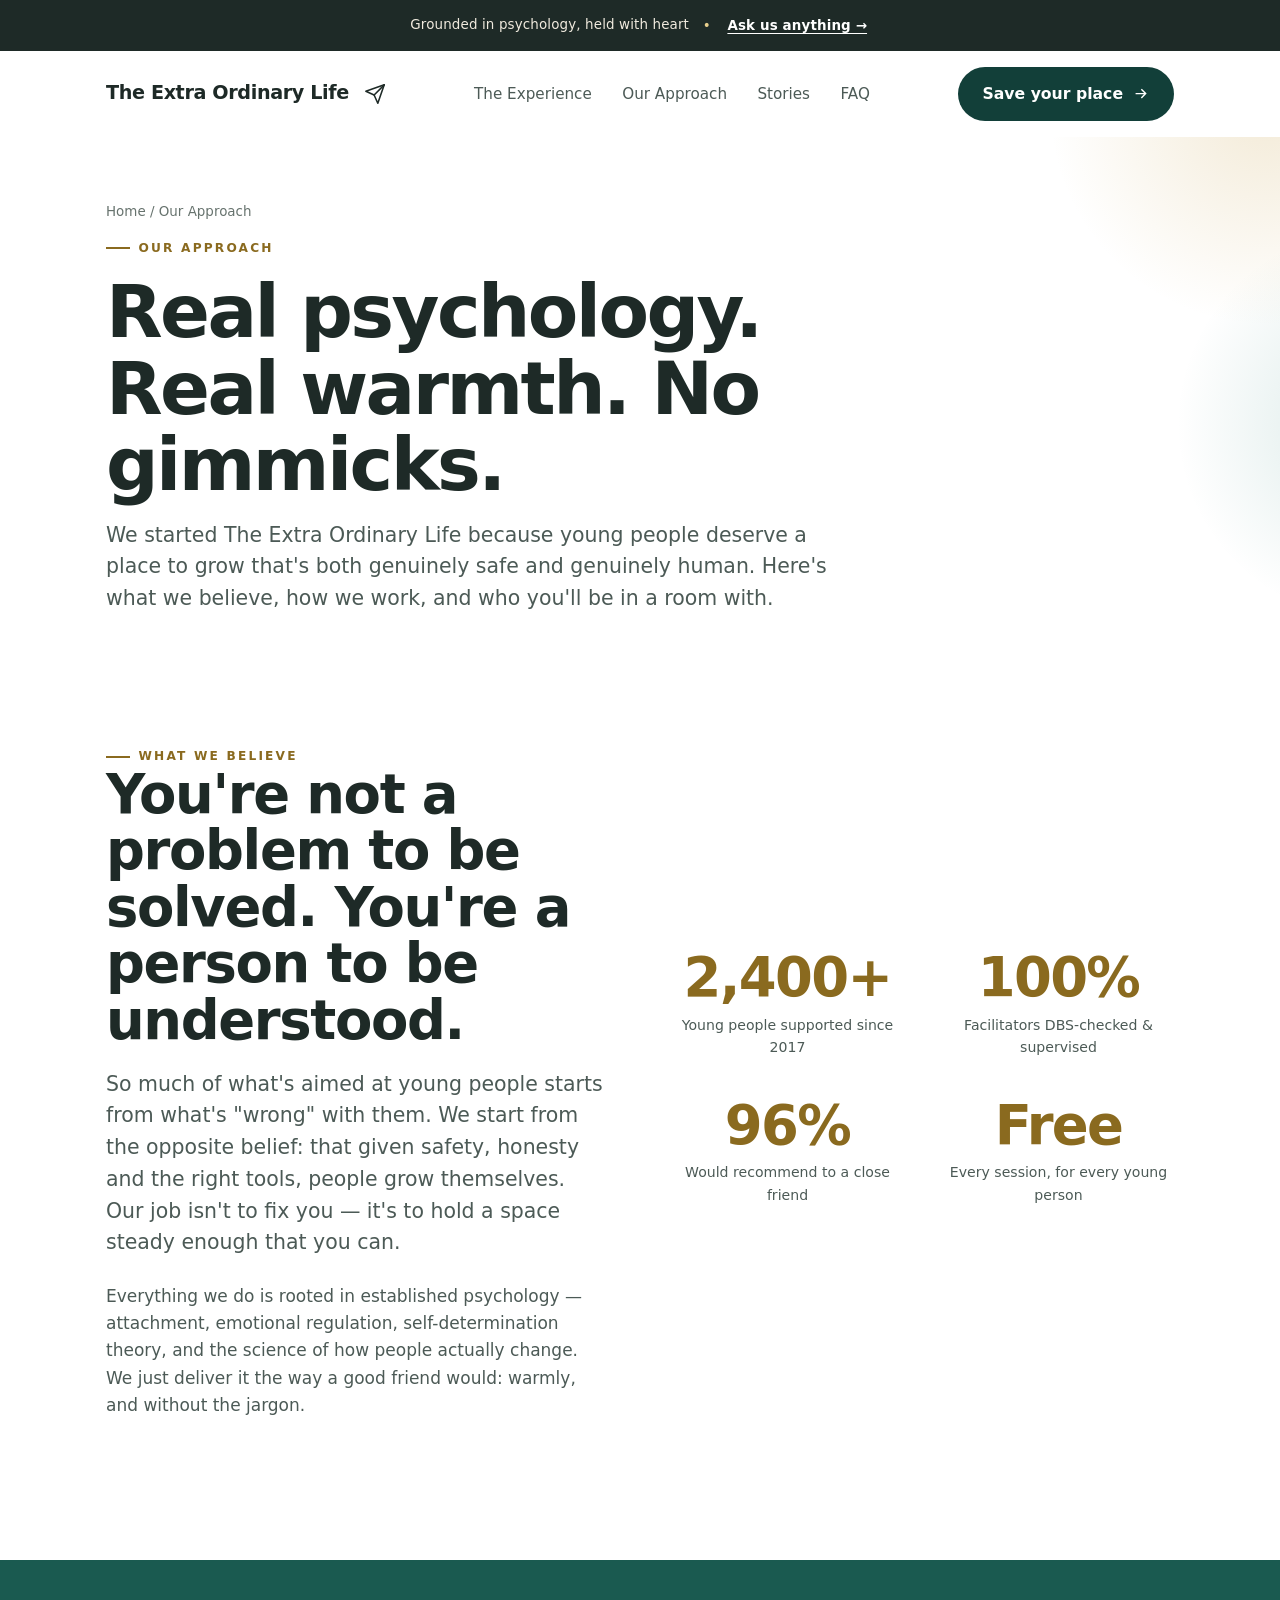
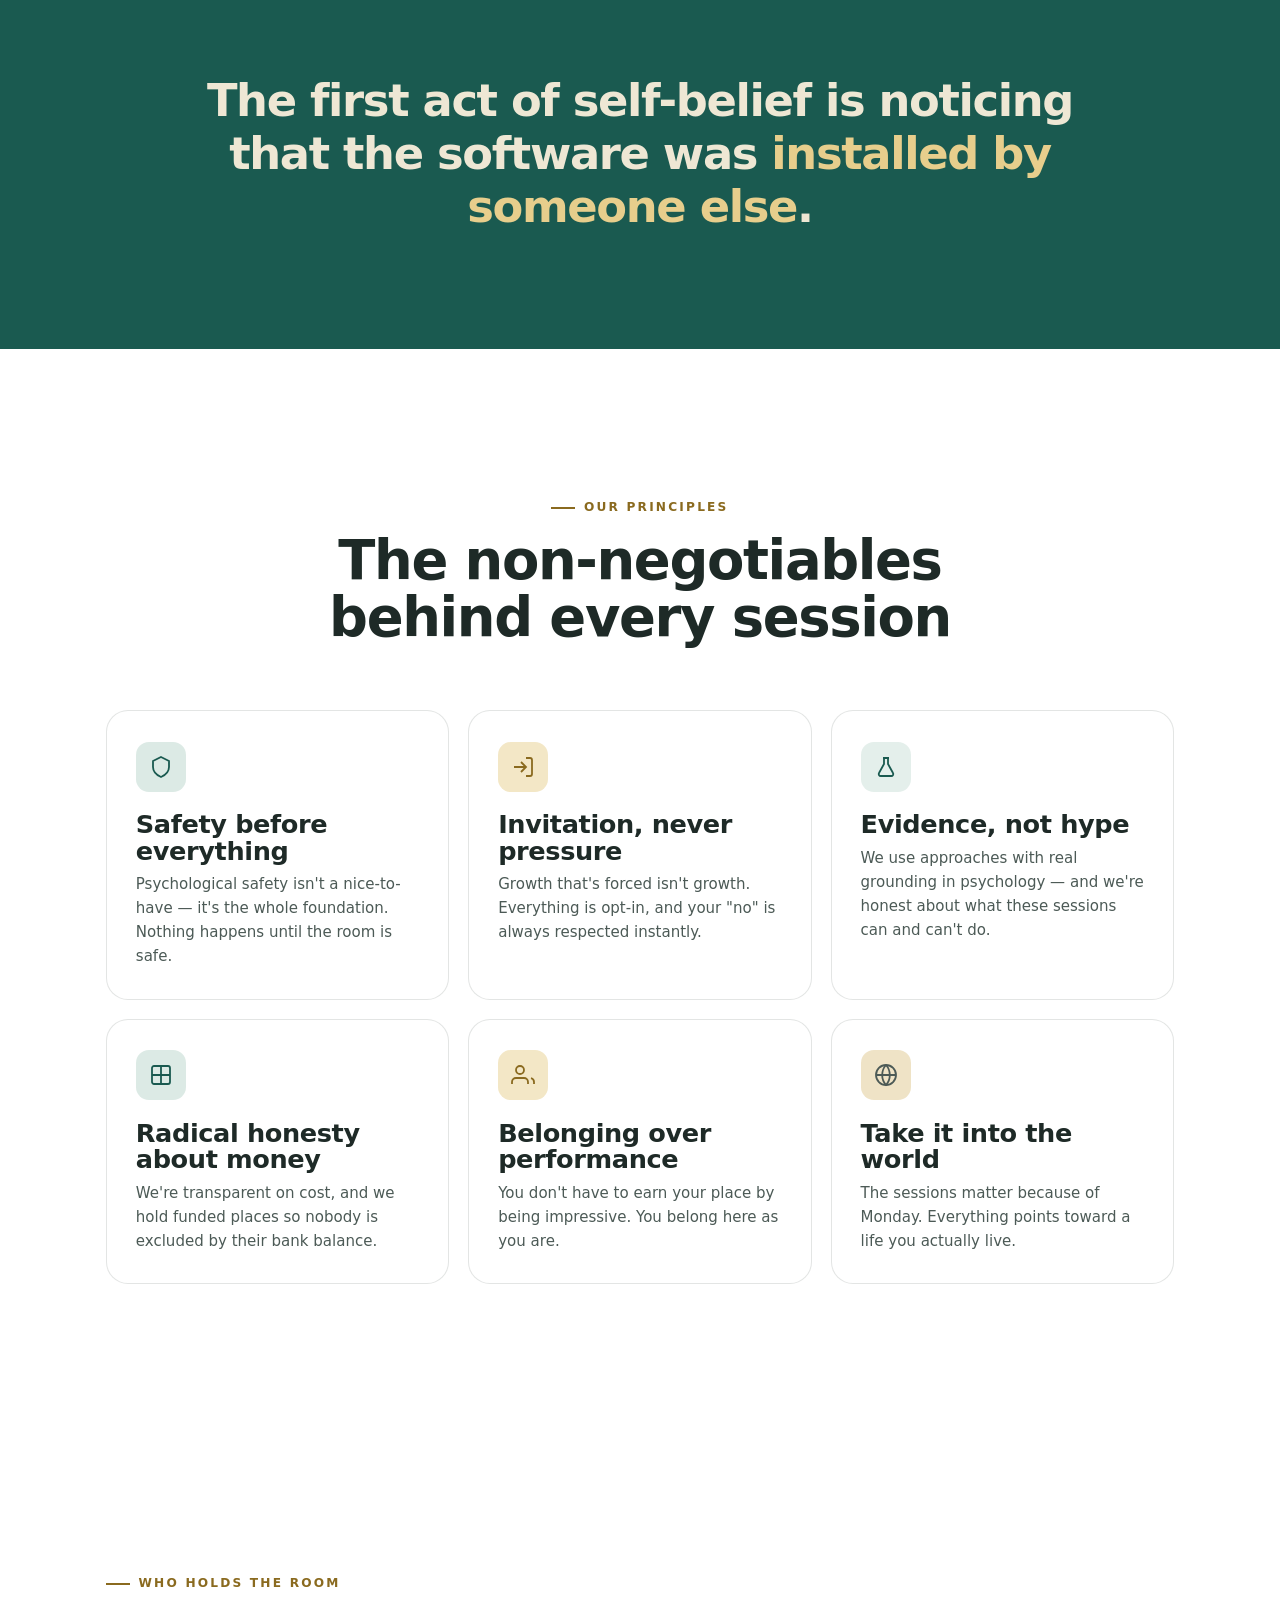
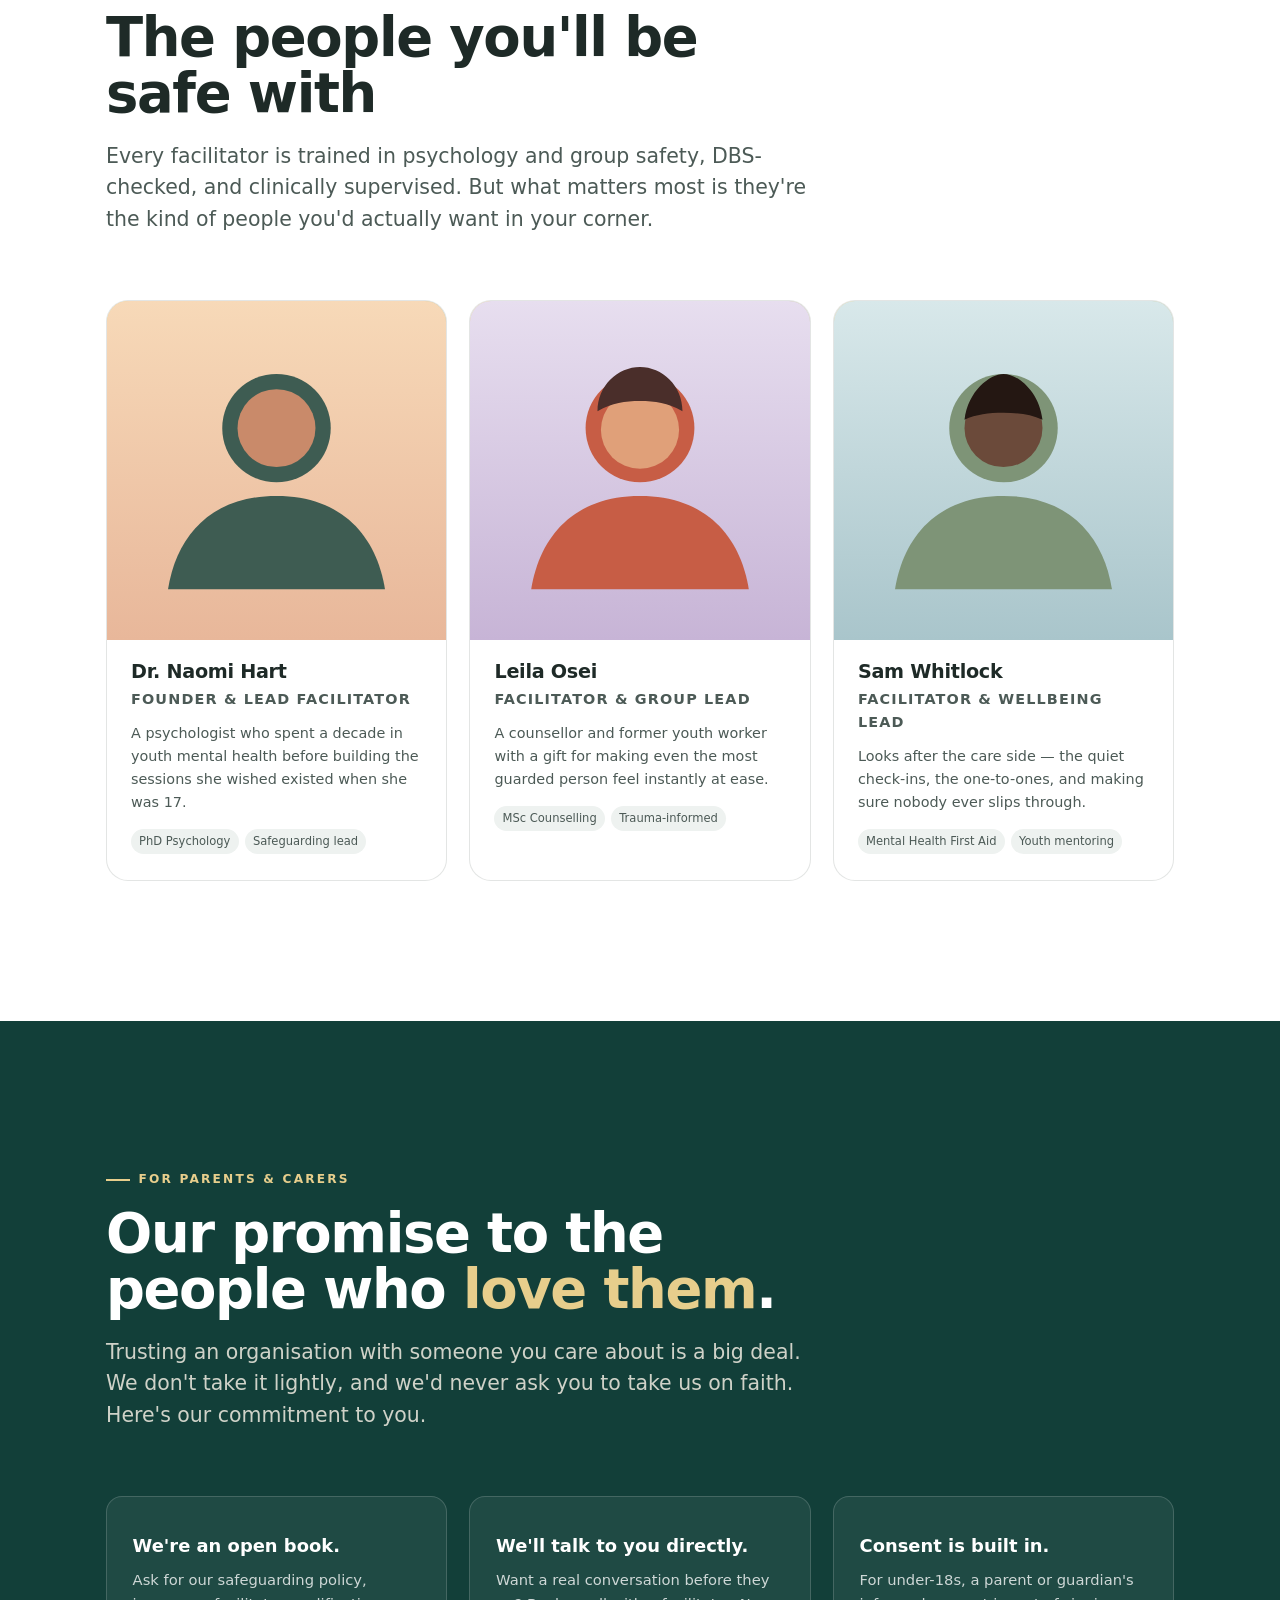
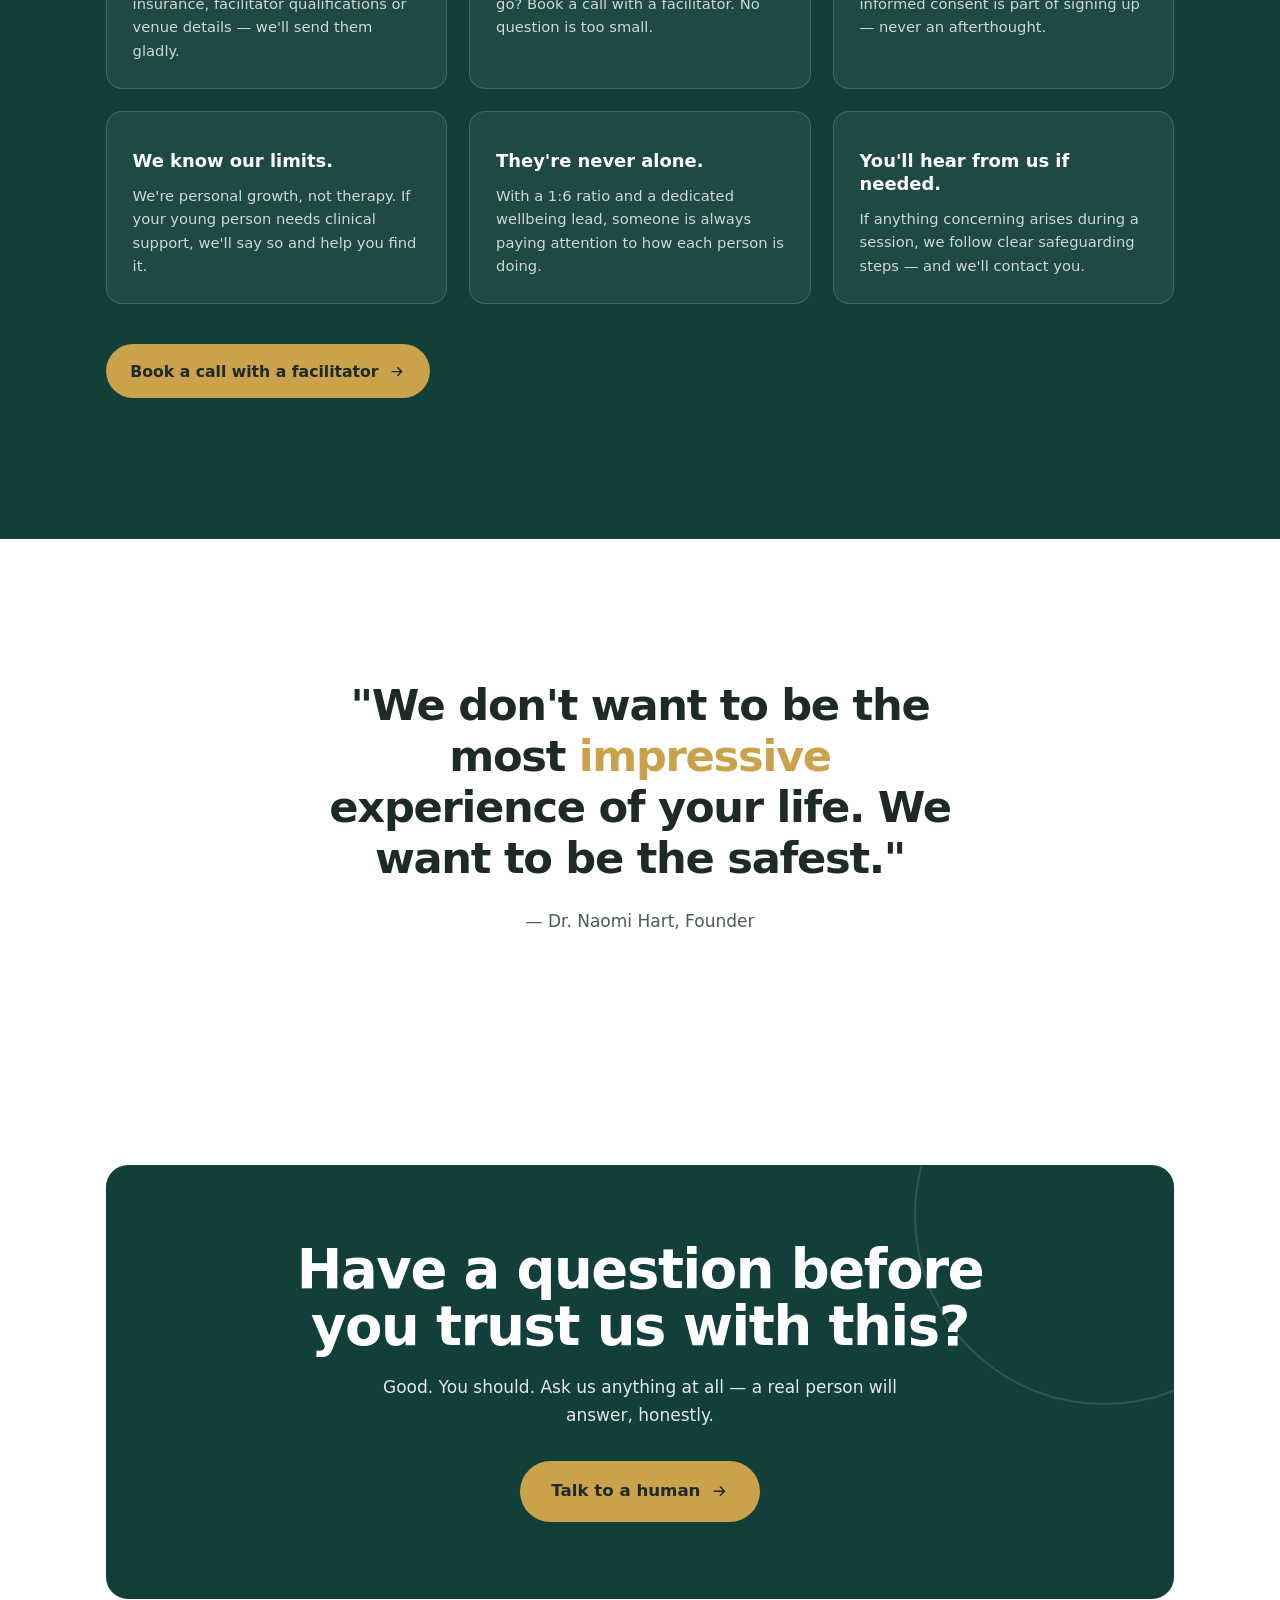
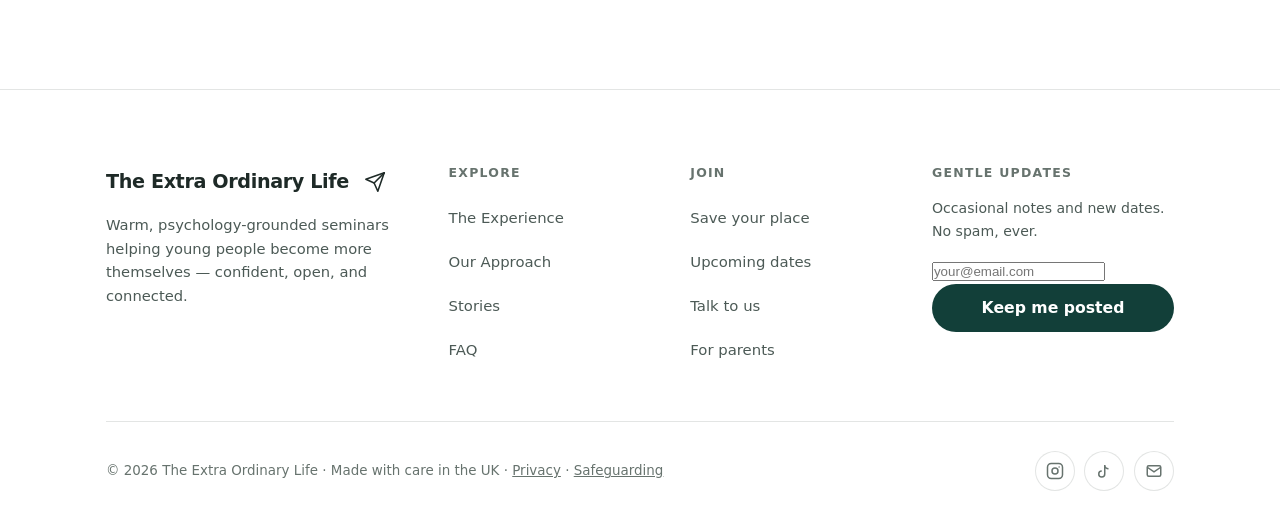
<file: about.html>
<!DOCTYPE html>
<html lang="en">
<head>
  <meta charset="UTF-8" />
  <meta name="viewport" content="width=device-width, initial-scale=1.0" />
  <title>Our Approach — The Extra Ordinary Life</title>
  <meta name="description" content="The psychology behind our seminars, the people who hold the room, and our promise to the families who trust us with someone they love." />
  <link rel="preconnect" href="https://fonts.googleapis.com" />
  <link rel="preconnect" href="https://fonts.gstatic.com" crossorigin />
  <link rel="stylesheet" href="assets/css/styles.css" />
  <link rel="icon" href="data:image/svg+xml,%3Csvg xmlns='http://www.w3.org/2000/svg' viewBox='0 0 32 32'%3E%3Crect width='32' height='32' rx='7' fill='%23221E1B'/%3E%3Cpath d='M25 8 12 21l-1-5-6-2 20-6z' fill='none' stroke='%23fff' stroke-width='1.6' stroke-linejoin='round'/%3E%3C/svg%3E" />
</head>
<body>

  <div class="announce">Grounded in psychology, held with heart <span class="dot">•</span> <a href="apply.html#contact">Ask us anything &rarr;</a></div>

  <header class="site-header">
    <div class="wrap nav">
      <a href="index.html" class="brand" aria-label="The Extra Ordinary Life home">The Extra Ordinary&nbsp;Life<svg class="plane" viewBox="0 0 24 24" fill="none" stroke="currentColor" stroke-width="1.7" stroke-linecap="round" stroke-linejoin="round" aria-hidden="true"><path d="M22 2 11 13"/><path d="M22 2l-7 20-4-9-9-4 20-7z"/></svg></a>
      <nav class="nav-links" aria-label="Primary">
        <a href="the-experience.html">The Experience</a>
        <a href="about.html">Our Approach</a>
        <a href="stories.html">Stories</a>
        <a href="index.html#faq">FAQ</a>
      </nav>
      <div class="nav-cta">
        <a href="apply.html" class="btn btn-primary">Save your place<svg viewBox="0 0 24 24" fill="none" stroke="currentColor" stroke-width="2"><path d="M5 12h14M13 6l6 6-6 6"/></svg></a>
        <button class="nav-toggle" aria-label="Open menu" aria-expanded="false"><span></span><span></span><span></span></button>
      </div>
    </div>
  </header>

  <div class="mobile-menu">
    <a href="the-experience.html">The Experience</a>
    <a href="about.html">Our Approach</a>
    <a href="stories.html">Stories</a>
    <a href="index.html#faq">FAQ</a>
    <a href="apply.html" class="btn btn-coral">Save your place</a>
  </div>

  <!-- Page hero -->
  <section class="page-hero">
    <div class="hero-gradient" aria-hidden="true"></div>
    <div class="wrap">
      <p class="breadcrumb reveal"><a href="index.html">Home</a> / Our Approach</p>
      <span class="eyebrow reveal">Our Approach</span>
      <h1 class="reveal d1">Real psychology. Real warmth. No gimmicks.</h1>
      <p class="lead reveal d2">We started The Extra Ordinary Life because young people deserve a place to grow that's both genuinely safe and genuinely human. Here's what we believe, how we work, and who you'll be in a room with.</p>
    </div>
  </section>

  <!-- Belief / philosophy -->
  <section class="section-pad" style="padding-top:clamp(30px,5vw,60px);">
    <div class="wrap split">
      <div class="reveal">
        <span class="eyebrow">What we believe</span>
        <h2>You're not a problem to be solved. You're a person to be understood.</h2>
        <p class="lead" style="margin:1.2rem 0 1.5rem;">So much of what's aimed at young people starts from what's "wrong" with them. We start from the opposite belief: that given safety, honesty and the right tools, people grow themselves. Our job isn't to fix you — it's to hold a space steady enough that you can.</p>
        <p class="muted">Everything we do is rooted in established psychology — attachment, emotional regulation, self-determination theory, and the science of how people actually change. We just deliver it the way a good friend would: warmly, and without the jargon.</p>
      </div>
      <div class="reveal d1">
        <div class="stat-row" style="grid-template-columns:1fr 1fr;gap:2.5rem;">
          <div class="stat"><div class="n">2,400+</div><div class="l">Young people supported since 2017</div></div>
          <div class="stat"><div class="n">100%</div><div class="l">Facilitators DBS-checked &amp; supervised</div></div>
          <div class="stat"><div class="n">96%</div><div class="l">Would recommend to a close friend</div></div>
          <div class="stat"><div class="n">Free</div><div class="l">Every session, for every young person</div></div>
        </div>
      </div>
    </div>
  </section>

  <!-- Pull-quote BANNER BAND -->
  <section class="band band--sage">
    <div class="band-inner">
      <div class="wrap">
        <div class="quote-band reveal">
          <blockquote>The first act of self-belief is noticing that the software was <span class="mk">installed by someone else</span>.</blockquote>
        </div>
      </div>
    </div>
  </section>

  <!-- Principles -->
  <section class="section-pad" style="background:var(--ivory);">
    <div class="wrap">
      <div class="section-head center reveal">
        <span class="eyebrow">Our principles</span>
        <h2>The non-negotiables behind every session</h2>
      </div>
      <div class="pillars-grid">
        <div class="pillar reveal"><div class="badge bg-sage"><svg viewBox="0 0 24 24" fill="none" stroke="currentColor"><path d="M12 2l8 4v6c0 5-3.5 8-8 10-4.5-2-8-5-8-10V6l8-4z"/></svg></div><h3>Safety before everything</h3><p>Psychological safety isn't a nice-to-have — it's the whole foundation. Nothing happens until the room is safe.</p></div>
        <div class="pillar reveal d1"><div class="badge bg-peach"><svg viewBox="0 0 24 24" fill="none" stroke="currentColor"><path d="M15 3h4a2 2 0 012 2v14a2 2 0 01-2 2h-4M10 17l5-5-5-5M15 12H3"/></svg></div><h3>Invitation, never pressure</h3><p>Growth that's forced isn't growth. Everything is opt-in, and your "no" is always respected instantly.</p></div>
        <div class="pillar reveal d2"><div class="badge bg-lilac"><svg viewBox="0 0 24 24" fill="none" stroke="currentColor"><path d="M9 3h6M10 3v6l-5 9a2 2 0 002 3h10a2 2 0 002-3l-5-9V3"/></svg></div><h3>Evidence, not hype</h3><p>We use approaches with real grounding in psychology — and we're honest about what these sessions can and can't do.</p></div>
        <div class="pillar reveal"><div class="badge bg-sky"><svg viewBox="0 0 24 24" fill="none" stroke="currentColor"><rect x="3" y="3" width="18" height="18" rx="2"/><path d="M3 12h18M12 3v18"/></svg></div><h3>Radical honesty about money</h3><p>We're transparent on cost, and we hold funded places so nobody is excluded by their bank balance.</p></div>
        <div class="pillar reveal d1"><div class="badge bg-coral"><svg viewBox="0 0 24 24" fill="none" stroke="currentColor"><path d="M17 21v-2a4 4 0 00-4-4H5a4 4 0 00-4 4v2"/><circle cx="9" cy="7" r="4"/><path d="M23 21v-2a4 4 0 00-3-3.87"/></svg></div><h3>Belonging over performance</h3><p>You don't have to earn your place by being impressive. You belong here as you are.</p></div>
        <div class="pillar reveal d2"><div class="badge bg-cream"><svg viewBox="0 0 24 24" fill="none" stroke="currentColor"><circle cx="12" cy="12" r="10"/><path d="M2 12h20M12 2a15 15 0 010 20 15 15 0 010-20"/></svg></div><h3>Take it into the world</h3><p>The sessions matter because of Monday. Everything points toward a life you actually live.</p></div>
      </div>
    </div>
  </section>

  <!-- Team -->
  <section class="section-pad">
    <div class="wrap">
      <div class="section-head reveal">
        <span class="eyebrow">Who holds the room</span>
        <h2>The people you'll be safe with</h2>
        <p class="lead">Every facilitator is trained in psychology and group safety, DBS-checked, and clinically supervised. But what matters most is they're the kind of people you'd actually want in your corner.</p>
      </div>
      <div class="team-grid">
        <div class="member reveal">
          <div class="photo"><img src="assets/img/portrait-1.svg" alt="Portrait of Dr. Naomi Hart" /></div>
          <div class="info"><h3>Dr. Naomi Hart</h3><p class="role">Founder &amp; Lead Facilitator</p><p>A psychologist who spent a decade in youth mental health before building the sessions she wished existed when she was 17.</p><div class="creds"><span>PhD Psychology</span><span>Safeguarding lead</span></div></div>
        </div>
        <div class="member reveal d1">
          <div class="photo"><img src="assets/img/portrait-2.svg" alt="Portrait of Leila Osei" /></div>
          <div class="info"><h3>Leila Osei</h3><p class="role">Facilitator &amp; Group Lead</p><p>A counsellor and former youth worker with a gift for making even the most guarded person feel instantly at ease.</p><div class="creds"><span>MSc Counselling</span><span>Trauma-informed</span></div></div>
        </div>
        <div class="member reveal d2">
          <div class="photo"><img src="assets/img/portrait-3.svg" alt="Portrait of Sam Whitlock" /></div>
          <div class="info"><h3>Sam Whitlock</h3><p class="role">Facilitator &amp; Wellbeing Lead</p><p>Looks after the care side — the quiet check-ins, the one-to-ones, and making sure nobody ever slips through.</p><div class="creds"><span>Mental Health First Aid</span><span>Youth mentoring</span></div></div>
        </div>
      </div>
    </div>
  </section>

  <!-- Parents promise -->
  <section class="empathy section-pad" id="parents">
    <div class="wrap">
      <div class="section-head reveal">
        <span class="eyebrow">For parents &amp; carers</span>
        <h2>Our promise to the people who <span class="soft">love them</span>.</h2>
        <p class="lead">Trusting an organisation with someone you care about is a big deal. We don't take it lightly, and we'd never ask you to take us on faith. Here's our commitment to you.</p>
      </div>
      <div class="empathy-grid">
        <div class="feel-card reveal"><p class="q">We're an open book.</p><p>Ask for our safeguarding policy, insurance, facilitator qualifications or venue details — we'll send them gladly.</p></div>
        <div class="feel-card reveal d1"><p class="q">We'll talk to you directly.</p><p>Want a real conversation before they go? Book a call with a facilitator. No question is too small.</p></div>
        <div class="feel-card reveal d2"><p class="q">Consent is built in.</p><p>For under-18s, a parent or guardian's informed consent is part of signing up — never an afterthought.</p></div>
        <div class="feel-card reveal"><p class="q">We know our limits.</p><p>We're personal growth, not therapy. If your young person needs clinical support, we'll say so and help you find it.</p></div>
        <div class="feel-card reveal d1"><p class="q">They're never alone.</p><p>With a 1:6 ratio and a dedicated wellbeing lead, someone is always paying attention to how each person is doing.</p></div>
        <div class="feel-card reveal d2"><p class="q">You'll hear from us if needed.</p><p>If anything concerning arises during a session, we follow clear safeguarding steps — and we'll contact you.</p></div>
      </div>
      <p style="margin-top:2.5rem;" class="reveal"><a href="apply.html#contact" class="btn btn-coral">Book a call with a facilitator<svg viewBox="0 0 24 24" fill="none" stroke="currentColor" stroke-width="2"><path d="M5 12h14M13 6l6 6-6 6"/></svg></a></p>
    </div>
  </section>

  <!-- Pull quote -->
  <section class="section-pad center">
    <div class="wrap narrow reveal">
      <p class="pullquote" style="max-width:none;margin-inline:auto;">"We don't want to be the most <span class="mk">impressive</span> experience of your life. We want to be the safest."</p>
      <p class="muted" style="margin-top:1.5rem;">— Dr. Naomi Hart, Founder</p>
    </div>
  </section>

  <!-- CTA -->
  <section class="wrap" style="padding-block:clamp(40px,7vw,90px);">
    <div class="cta-final reveal">
      <span class="band-ring r1" aria-hidden="true"></span>
      <h2>Have a question before you trust us with this?</h2>
      <p>Good. You should. Ask us anything at all — a real person will answer, honestly.</p>
      <a href="apply.html#contact" class="btn btn-gold btn-lg">Talk to a human<svg viewBox="0 0 24 24" fill="none" stroke="currentColor" stroke-width="2"><path d="M5 12h14M13 6l6 6-6 6"/></svg></a>
    </div>
  </section>

  <footer class="site-footer">
    <div class="wrap">
      <div class="footer-top">
        <div class="footer-brand">
          <a href="index.html" class="brand" aria-label="The Extra Ordinary Life home">The Extra Ordinary&nbsp;Life<svg class="plane" viewBox="0 0 24 24" fill="none" stroke="currentColor" stroke-width="1.7" stroke-linecap="round" stroke-linejoin="round" aria-hidden="true"><path d="M22 2 11 13"/><path d="M22 2l-7 20-4-9-9-4 20-7z"/></svg></a>
          <p>Warm, psychology-grounded seminars helping young people become more themselves — confident, open, and connected.</p>
        </div>
        <div class="footer-col"><h4>Explore</h4><a href="the-experience.html">The Experience</a><a href="about.html">Our Approach</a><a href="stories.html">Stories</a><a href="index.html#faq">FAQ</a></div>
        <div class="footer-col"><h4>Join</h4><a href="apply.html">Save your place</a><a href="apply.html#dates">Upcoming dates</a><a href="apply.html#contact">Talk to us</a><a href="about.html#parents">For parents</a></div>
        <div class="footer-col footer-news"><h4>Gentle updates</h4><p class="muted" style="font-size:0.88rem;margin-bottom:0.9rem;">Occasional notes and new dates. No spam, ever.</p><form data-news><input type="email" placeholder="your@email.com" aria-label="Email" required /><button type="submit" class="btn btn-primary" style="width:100%;justify-content:center;">Keep me posted</button></form></div>
      </div>
      <div class="footer-bottom">
        <span>© <span data-year>2026</span> The Extra Ordinary Life · Made with care in the UK · <a href="#" style="text-decoration:underline;">Privacy</a> · <a href="#" style="text-decoration:underline;">Safeguarding</a></span>
        <div class="socials"><a href="#" aria-label="Instagram"><svg viewBox="0 0 24 24" fill="none" stroke="currentColor" stroke-width="2"><rect x="2" y="2" width="20" height="20" rx="5"/><circle cx="12" cy="12" r="4"/><circle cx="17.5" cy="6.5" r="1" fill="currentColor" stroke="none"/></svg></a><a href="#" aria-label="TikTok"><svg viewBox="0 0 24 24" fill="none" stroke="currentColor" stroke-width="2"><path d="M9 12a4 4 0 104 4V4a5 5 0 005 5"/></svg></a><a href="#" aria-label="Email"><svg viewBox="0 0 24 24" fill="none" stroke="currentColor" stroke-width="2"><rect x="3" y="5" width="18" height="14" rx="2"/><path d="M3 7l9 6 9-6"/></svg></a></div>
      </div>
    </div>
  </footer>

  <script src="assets/js/main.js"></script>
</body>
</html>
</file>
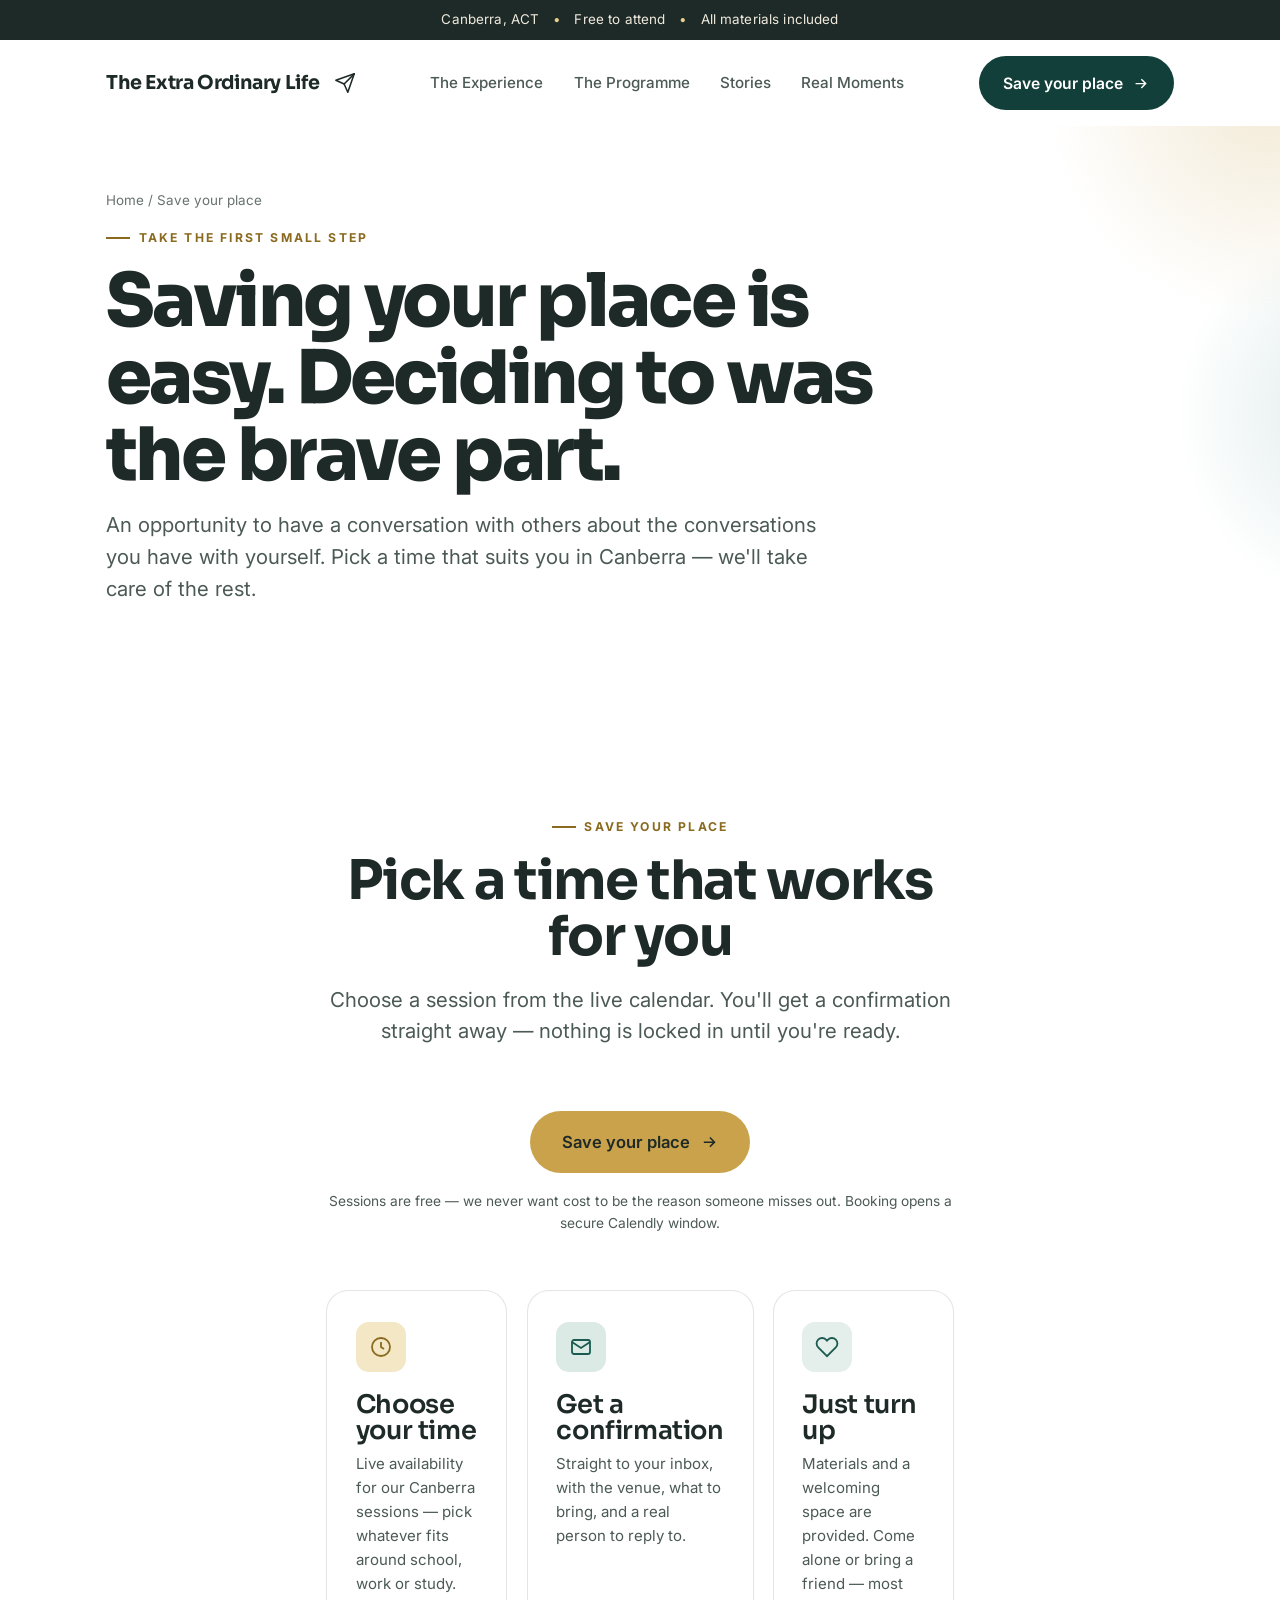
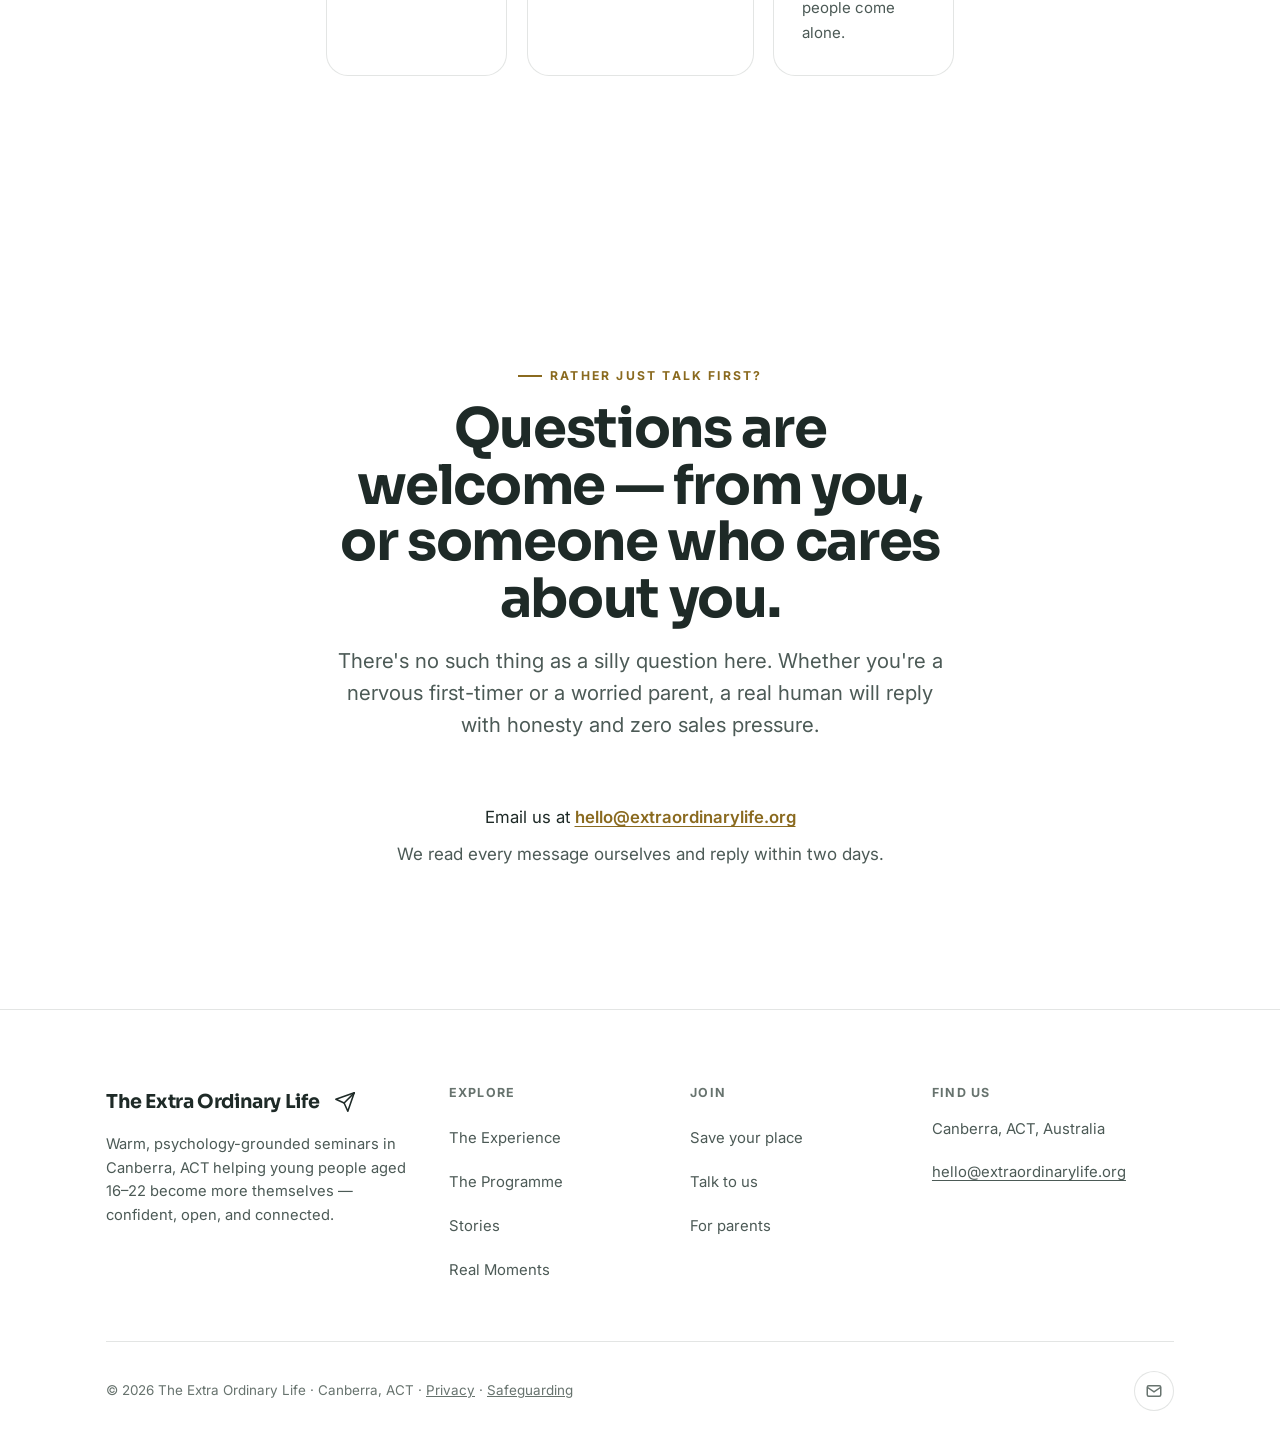
<file: apply.html>
<!DOCTYPE html>
<html lang="en-AU">
<head>
  <meta charset="UTF-8" />
  <meta name="viewport" content="width=device-width, initial-scale=1.0" />
  <title>Save Your Place — Book a Free Canberra Session</title>
  <meta name="description" content="Book your place at an upcoming The Extra Ordinary Life session in Canberra, ACT. Free to attend, all materials included — pick a time that suits you." />
  <link rel="canonical" href="https://theextraordinary.life/apply.html" />
  <meta name="robots" content="index, follow, max-image-preview:large" />
  <meta name="theme-color" content="#1E2A27" />
  <meta name="geo.region" content="AU-ACT" />
  <meta name="geo.placename" content="Canberra" />

  <!-- Open Graph -->
  <meta property="og:type" content="website" />
  <meta property="og:site_name" content="The Extra Ordinary Life" />
  <meta property="og:locale" content="en_AU" />
  <meta property="og:url" content="https://theextraordinary.life/apply.html" />
  <meta property="og:title" content="Save Your Place — Book a Free Canberra Session" />
  <meta property="og:description" content="Book your place at an upcoming The Extra Ordinary Life session in Canberra, ACT. Free to attend, all materials included — pick a time that suits you." />
  <meta property="og:image" content="https://theextraordinary.life/assets/img/og-cover.jpg" />
  <meta property="og:image:width" content="1200" />
  <meta property="og:image:height" content="630" />
  <meta property="og:image:alt" content="Young people in conversation at an Extra Ordinary Life session in Canberra" />

  <!-- Twitter -->
  <meta name="twitter:card" content="summary_large_image" />
  <meta name="twitter:title" content="Save Your Place — Book a Free Canberra Session" />
  <meta name="twitter:description" content="Book your place at an upcoming The Extra Ordinary Life session in Canberra, ACT. Free to attend, all materials included — pick a time that suits you." />
  <meta name="twitter:image" content="https://theextraordinary.life/assets/img/og-cover.jpg" />
  <link rel="preconnect" href="https://fonts.googleapis.com" />
  <link rel="preconnect" href="https://fonts.gstatic.com" crossorigin />
  <link rel="stylesheet" href="https://fonts.googleapis.com/css2?family=Sora:wght@400;500;600;700;800&family=Inter:wght@400;500;600;700&display=swap" />
  <link rel="stylesheet" href="assets/css/styles.css" />
  <link rel="icon" href="data:image/svg+xml,%3Csvg xmlns='http://www.w3.org/2000/svg' viewBox='0 0 32 32'%3E%3Crect width='32' height='32' rx='7' fill='%23221E1B'/%3E%3Cpath d='M25 8 12 21l-1-5-6-2 20-6z' fill='none' stroke='%23fff' stroke-width='1.6' stroke-linejoin='round'/%3E%3C/svg%3E" />

  <script type="application/ld+json">
  {
    "@context": "https://schema.org",
    "@graph": [
      {
        "@type": [
          "LocalBusiness",
          "EducationalOrganization"
        ],
        "@id": "https://theextraordinary.life/#organization",
        "name": "The Extra Ordinary Life",
        "url": "https://theextraordinary.life/",
        "email": "hello@extraordinarylife.org",
        "image": "https://theextraordinary.life/assets/img/og-cover.jpg",
        "logo": "https://theextraordinary.life/assets/img/og-cover.jpg",
        "description": "Psychology-grounded self-development seminars for 16–22 year olds in Canberra, ACT — building self-belief, perspective, connection and purpose.",
        "priceRange": "Free",
        "address": {
          "@type": "PostalAddress",
          "addressLocality": "Canberra",
          "addressRegion": "ACT",
          "addressCountry": "AU"
        },
        "areaServed": [
          {
            "@type": "City",
            "name": "Canberra"
          },
          {
            "@type": "AdministrativeArea",
            "name": "Australian Capital Territory"
          }
        ],
        "founder": {
          "@type": "Person",
          "name": "Prem"
        },
        "audience": {
          "@type": "PeopleAudience",
          "suggestedMinAge": 16,
          "suggestedMaxAge": 22
        },
        "knowsAbout": [
          "Youth self-development",
          "Self-belief",
          "Emotional regulation",
          "Youth mental wellbeing",
          "Personal development for young adults"
        ]
      },
      {
        "@type": "Course",
        "@id": "https://theextraordinary.life/#course",
        "name": "The Extra Ordinary Life — Four-Stage Staircase Seminar",
        "description": "A psychology-grounded seminar series for 16–22 year olds in Canberra, built around four foundations: self-belief, perspective, connection and purpose.",
        "provider": {
          "@id": "https://theextraordinary.life/#organization"
        },
        "inLanguage": "en-AU",
        "educationalLevel": "Beginner",
        "teaches": [
          "Self-belief",
          "Perspective taking",
          "Connection and communication",
          "Meaning and purpose"
        ],
        "offers": {
          "@type": "Offer",
          "price": "0",
          "priceCurrency": "AUD",
          "category": "Free",
          "availability": "https://schema.org/InStock",
          "url": "https://theextraordinary.life/apply.html"
        },
        "hasCourseInstance": {
          "@type": "CourseInstance",
          "courseMode": "Onsite",
          "courseWorkload": "PT3H",
          "location": {
            "@type": "Place",
            "name": "Canberra, ACT",
            "address": {
              "@type": "PostalAddress",
              "addressLocality": "Canberra",
              "addressRegion": "ACT",
              "addressCountry": "AU"
            }
          }
        }
      },
      {
        "@type": "BreadcrumbList",
        "itemListElement": [
          {
            "@type": "ListItem",
            "position": 1,
            "name": "Home",
            "item": "https://theextraordinary.life/"
          },
          {
            "@type": "ListItem",
            "position": 2,
            "name": "Save your place",
            "item": "https://theextraordinary.life/apply.html"
          }
        ]
      }
    ]
  }
  </script>
</head>
<body>
  <a class="skip-link" href="#main">Skip to main content</a>

  <div class="announce">Canberra, ACT <span class="dot">&bull;</span> Free to attend <span class="dot">&bull;</span> All materials included</div>

  <header class="site-header">
    <div class="wrap nav">
      <a href="index.html" class="brand" aria-label="The Extra Ordinary Life home">The Extra Ordinary&nbsp;Life<svg class="plane" viewBox="0 0 24 24" fill="none" stroke="currentColor" stroke-width="1.7" stroke-linecap="round" stroke-linejoin="round" aria-hidden="true"><path d="M22 2 11 13"/><path d="M22 2l-7 20-4-9-9-4 20-7z"/></svg></a>
      <nav class="nav-links" aria-label="Primary">
        <a href="the-experience.html">The Experience</a>
        <a href="the-programme.html">The Programme</a>
        <a href="stories.html">Stories</a>
        <a href="real-moments.html">Real Moments</a>
      </nav>
      <div class="nav-cta">
        <a href="#book" class="btn btn-primary">Save your place<svg viewBox="0 0 24 24" fill="none" stroke="currentColor" stroke-width="2"><path d="M5 12h14M13 6l6 6-6 6"/></svg></a>
        <button class="nav-toggle" aria-label="Open menu" aria-expanded="false"><span></span><span></span><span></span></button>
      </div>
    </div>
  </header>

  <div class="mobile-menu">
    <a href="the-experience.html">The Experience</a>
    <a href="the-programme.html">The Programme</a>
    <a href="stories.html">Stories</a>
    <a href="real-moments.html">Real Moments</a>
    <a href="#book" class="btn btn-coral">Save your place</a>
  </div>

  <main id="main">
  

  <!-- Page hero -->
  <section class="page-hero">
    <div class="hero-gradient" aria-hidden="true"></div>
    <div class="wrap">
      <p class="breadcrumb reveal"><a href="index.html">Home</a> / Save your place</p>
      <span class="eyebrow reveal">Take the first small step</span>
      <h1 class="reveal d1">Saving your place is easy. Deciding to was the brave part.</h1>
      <p class="lead reveal d2">An opportunity to have a conversation with others about the conversations you have with yourself. Pick a time that suits you in Canberra — we'll take care of the rest.</p>
    </div>
  </section>

  <!-- Booking -->
  <section class="section-pad" style="background:var(--ivory);" id="book">
    <div class="wrap narrow">
      <div class="section-head center reveal">
        <span class="eyebrow">Save your place</span>
        <h2>Pick a time that works for you</h2>
        <p class="lead">Choose a session from the live calendar. You'll get a confirmation straight away — nothing is locked in until you're ready.</p>
      </div>

      <div class="reveal d1 center" style="margin-top:2.5rem;">
        <a href="https://calendly.com/freeform-contacts" class="btn btn-coral btn-lg">Save your place
          <svg viewBox="0 0 24 24" fill="none" stroke="currentColor" stroke-width="2"><path d="M5 12h14M13 6l6 6-6 6"/></svg></a>
        <p class="muted" style="font-size:0.86rem;margin-top:1.1rem;">Sessions are free — we never want cost to be the reason someone misses out. Booking opens a secure Calendly window.</p>
      </div>

      <div class="pillars-grid reveal d2" style="margin-top:3.5rem;">
        <div class="pillar"><div class="badge bg-peach"><svg viewBox="0 0 24 24" fill="none" stroke="currentColor"><circle cx="12" cy="12" r="9"/><path d="M12 7v5l3 2"/></svg></div><h3>Choose your time</h3><p>Live availability for our Canberra sessions — pick whatever fits around school, work or study.</p></div>
        <div class="pillar"><div class="badge bg-sage"><svg viewBox="0 0 24 24" fill="none" stroke="currentColor"><rect x="3" y="5" width="18" height="14" rx="2"/><path d="M3 7l9 6 9-6"/></svg></div><h3>Get a confirmation</h3><p>Straight to your inbox, with the venue, what to bring, and a real person to reply to.</p></div>
        <div class="pillar"><div class="badge bg-lilac"><svg viewBox="0 0 24 24" fill="none" stroke="currentColor"><path d="M20.8 4.6a5.5 5.5 0 00-7.8 0L12 5.7l-1-1.1a5.5 5.5 0 10-7.8 7.8L12 21.2l8.8-8.8a5.5 5.5 0 000-7.8z"/></svg></div><h3>Just turn up</h3><p>Materials and a welcoming space are provided. Come alone or bring a friend — most people come alone.</p></div>
      </div>
    </div>
  </section>

  <!-- Contact -->
  <section class="section-pad" id="contact">
    <div class="wrap narrow">
      <div class="section-head center reveal">
        <span class="eyebrow">Rather just talk first?</span>
        <h2 style="margin-top:1rem;">Questions are welcome — from you, or someone who cares about you.</h2>
        <p class="lead">There's no such thing as a silly question here. Whether you're a nervous first-timer or a worried parent, a real human will reply with honesty and zero sales pressure.</p>
      </div>
      <div class="reveal d1 center" style="margin-top:2rem;">
        <p style="font-size:1.05rem;">Email us at <a href="mailto:hello@extraordinarylife.org" style="font-weight:600;color:var(--coral-deep);text-decoration:underline;text-underline-offset:3px;">hello@extraordinarylife.org</a></p>
        <p class="muted" style="margin-top:0.6rem;">We read every message ourselves and reply within two days.</p>
      </div>
    </div>
  </section>

  </main>

  <footer class="site-footer">
    <div class="wrap">
      <div class="footer-top">
        <div class="footer-brand">
          <a href="index.html" class="brand" aria-label="The Extra Ordinary Life home">The Extra Ordinary&nbsp;Life<svg class="plane" viewBox="0 0 24 24" fill="none" stroke="currentColor" stroke-width="1.7" stroke-linecap="round" stroke-linejoin="round" aria-hidden="true"><path d="M22 2 11 13"/><path d="M22 2l-7 20-4-9-9-4 20-7z"/></svg></a>
          <p>Warm, psychology-grounded seminars in Canberra, ACT helping young people aged 16–22 become more themselves — confident, open, and connected.</p>
        </div>
        <div class="footer-col"><h4>Explore</h4><a href="the-experience.html">The Experience</a><a href="the-programme.html">The Programme</a><a href="stories.html">Stories</a><a href="real-moments.html">Real Moments</a></div>
        <div class="footer-col"><h4>Join</h4><a href="apply.html">Save your place</a><a href="apply.html#contact">Talk to us</a><a href="the-programme.html#parents">For parents</a></div>
        <div class="footer-col footer-contact"><h4>Find us</h4>
          <address>
            <span class="locality">Canberra, ACT, Australia</span>
            <a href="mailto:hello@extraordinarylife.org">hello@extraordinarylife.org</a>
          </address>
        </div>
      </div>
      <div class="footer-bottom">
        <span>© <span data-year>2026</span> The Extra Ordinary Life · Canberra, ACT · <a href="privacy.html" style="text-decoration:underline;">Privacy</a> · <a href="safeguarding.html" style="text-decoration:underline;">Safeguarding</a></span>
        <div class="socials"><a href="mailto:hello@extraordinarylife.org" aria-label="Email The Extra Ordinary Life"><svg viewBox="0 0 24 24" fill="none" stroke="currentColor" stroke-width="2"><rect x="3" y="5" width="18" height="14" rx="2"/><path d="M3 7l9 6 9-6"/></svg></a></div>
      </div>
    </div>
  </footer>

  <script src="assets/js/main.js"></script>
</body>
</html>
</file>
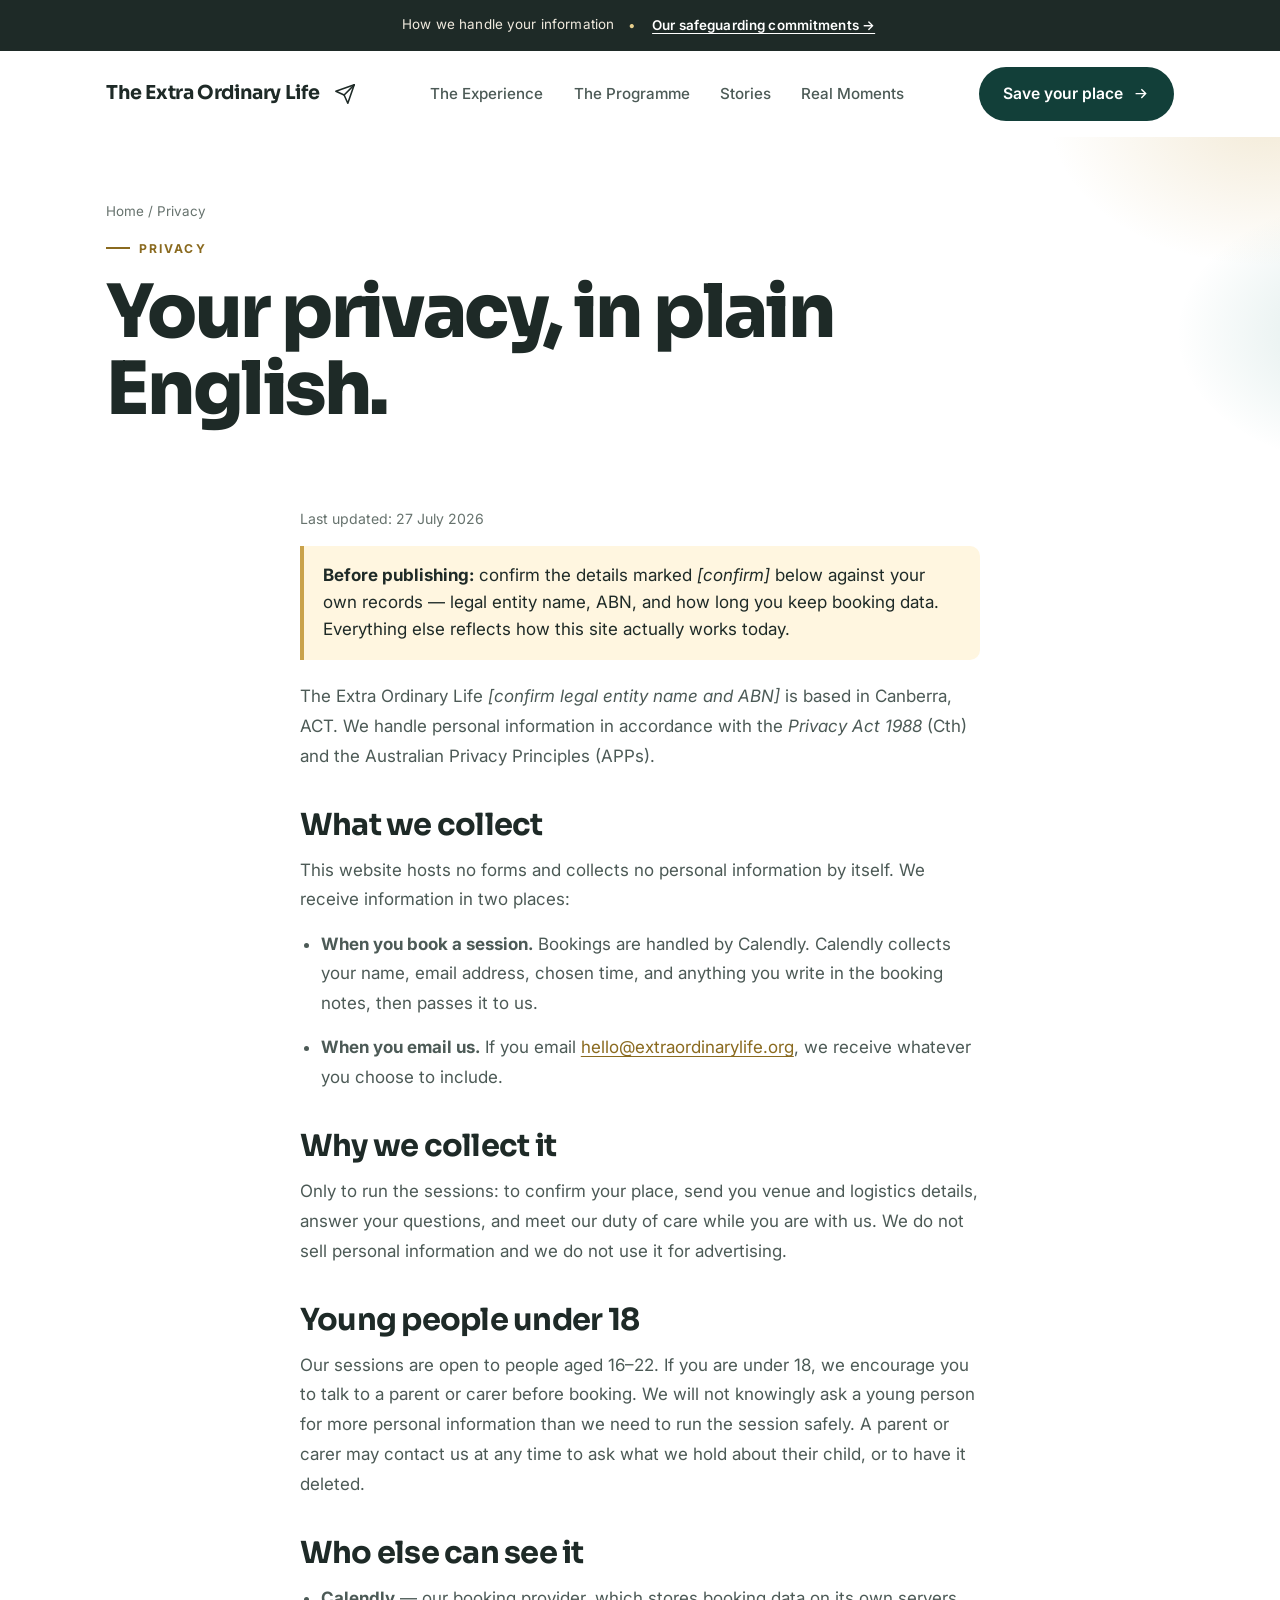
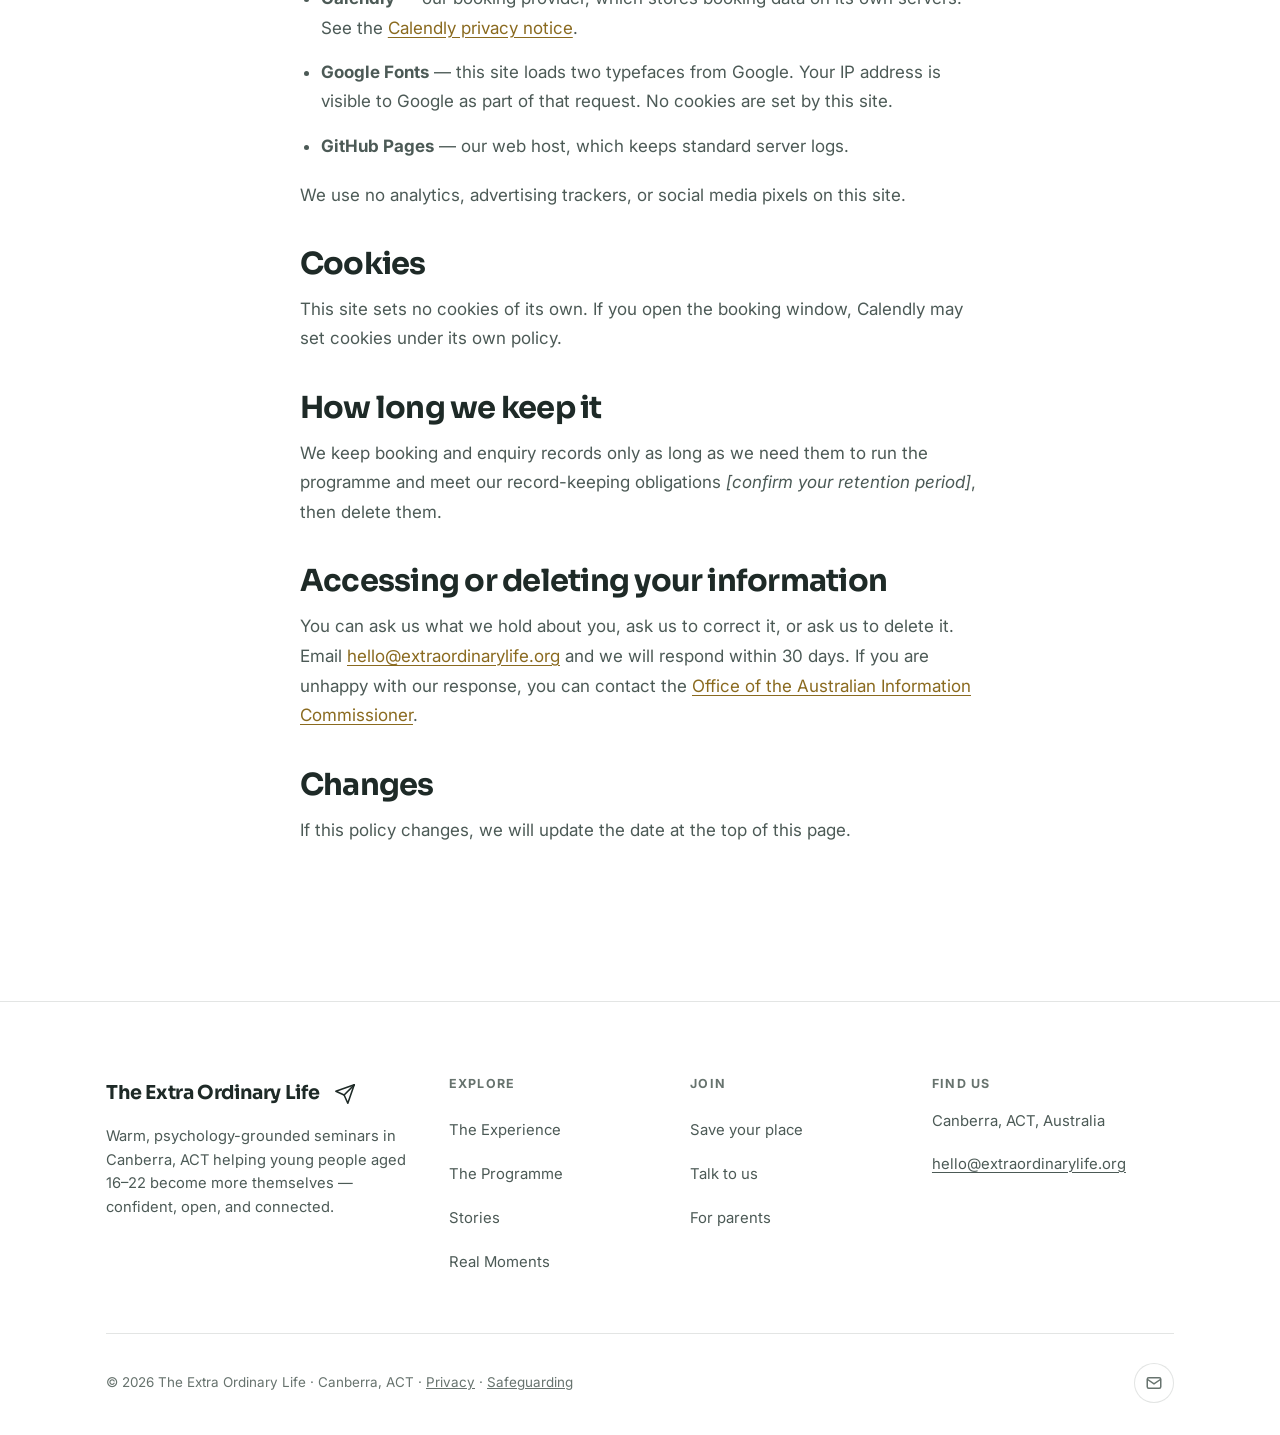
<file: privacy.html>
<!DOCTYPE html>
<html lang="en-AU">
<head>
  <meta charset="UTF-8" />
  <meta name="viewport" content="width=device-width, initial-scale=1.0" />
  <title>Privacy Policy &mdash; The Extra Ordinary Life</title>
  <meta name="description" content="How The Extra Ordinary Life collects, uses and protects personal information, in line with the Australian Privacy Principles." />
  <link rel="canonical" href="https://theextraordinary.life/privacy.html" />
  <meta name="robots" content="index, follow, max-image-preview:large" />
  <meta name="theme-color" content="#1E2A27" />
  <meta name="geo.region" content="AU-ACT" />
  <meta name="geo.placename" content="Canberra" />

  <meta property="og:type" content="website" />
  <meta property="og:site_name" content="The Extra Ordinary Life" />
  <meta property="og:locale" content="en_AU" />
  <meta property="og:url" content="https://theextraordinary.life/privacy.html" />
  <meta property="og:title" content="Privacy Policy &mdash; The Extra Ordinary Life" />
  <meta property="og:description" content="How The Extra Ordinary Life collects, uses and protects personal information, in line with the Australian Privacy Principles." />
  <meta property="og:image" content="https://theextraordinary.life/assets/img/og-cover.jpg" />

  <link rel="preconnect" href="https://fonts.googleapis.com" />
  <link rel="preconnect" href="https://fonts.gstatic.com" crossorigin />
  <link rel="stylesheet" href="https://fonts.googleapis.com/css2?family=Sora:wght@400;500;600;700;800&family=Inter:wght@400;500;600;700&display=swap" />
  <link rel="stylesheet" href="assets/css/styles.css" />
  <link rel="icon" href="data:image/svg+xml,%3Csvg xmlns='http://www.w3.org/2000/svg' viewBox='0 0 32 32'%3E%3Crect width='32' height='32' rx='7' fill='%23221E1B'/%3E%3Cpath d='M25 8 12 21l-1-5-6-2 20-6z' fill='none' stroke='%23fff' stroke-width='1.6' stroke-linejoin='round'/%3E%3C/svg%3E" />

  <script type="application/ld+json">
  {
    "@context": "https://schema.org",
    "@graph": [
      {
        "@type": "WebPage",
        "@id": "https://theextraordinary.life/privacy.html",
        "url": "https://theextraordinary.life/privacy.html",
        "name": "Privacy Policy &mdash; The Extra Ordinary Life",
        "description": "How The Extra Ordinary Life collects, uses and protects personal information, in line with the Australian Privacy Principles.",
        "inLanguage": "en-AU",
        "isPartOf": {
          "@id": "https://theextraordinary.life/#website"
        },
        "publisher": {
          "@id": "https://theextraordinary.life/#organization"
        }
      }
    ]
  }
  </script>
</head>
<body>
  <a class="skip-link" href="#main">Skip to main content</a>

  <div class="announce">How we handle your information <span class="dot">&bull;</span> <a href="safeguarding.html">Our safeguarding commitments &rarr;</a></div>

  <header class="site-header">
    <div class="wrap nav">
      <a href="index.html" class="brand" aria-label="The Extra Ordinary Life home">The Extra Ordinary&nbsp;Life<svg class="plane" viewBox="0 0 24 24" fill="none" stroke="currentColor" stroke-width="1.7" stroke-linecap="round" stroke-linejoin="round" aria-hidden="true"><path d="M22 2 11 13"/><path d="M22 2l-7 20-4-9-9-4 20-7z"/></svg></a>
      <nav class="nav-links" aria-label="Primary">
        <a href="the-experience.html">The Experience</a>
        <a href="the-programme.html">The Programme</a>
        <a href="stories.html">Stories</a>
        <a href="real-moments.html">Real Moments</a>
      </nav>
      <div class="nav-cta">
        <a href="apply.html" class="btn btn-primary">Save your place<svg viewBox="0 0 24 24" fill="none" stroke="currentColor" stroke-width="2"><path d="M5 12h14M13 6l6 6-6 6"/></svg></a>
        <button class="nav-toggle" aria-label="Open menu" aria-expanded="false"><span></span><span></span><span></span></button>
      </div>
    </div>
  </header>

  <div class="mobile-menu">
    <a href="the-experience.html">The Experience</a>
    <a href="the-programme.html">The Programme</a>
    <a href="stories.html">Stories</a>
    <a href="real-moments.html">Real Moments</a>
    <a href="apply.html" class="btn btn-coral">Save your place</a>
  </div>

  <main id="main">

  <section class="page-hero">
    <div class="hero-gradient" aria-hidden="true"></div>
    <div class="wrap">
      <p class="breadcrumb reveal"><a href="index.html">Home</a> / Privacy</p>
      <span class="eyebrow reveal">Privacy</span>
      <h1 class="reveal d1">Your privacy, in plain English.</h1>
    </div>
  </section>

  <section class="section-pad" style="padding-top:0;">
    <div class="wrap legal reveal">
      <style>
    .legal { max-width: 72ch; }
    .legal h2 { font-size: clamp(1.4rem, 2.6vw, 1.9rem); margin-block: 2.4rem 0.9rem; }
    .legal h3 { margin-block: 1.6rem 0.5rem; }
    .legal p, .legal li { color: var(--ink-soft); line-height: 1.75; margin-bottom: 0.9rem; }
    .legal ul { list-style: disc; padding-left: 1.3rem; margin-bottom: 1.2rem; }
    .legal a { color: var(--coral-deep); text-decoration: underline; text-underline-offset: 3px; }
    .legal .updated { font-size: 0.88rem; color: var(--ink-faint); }
    .legal .todo { background: #FFF6E0; border-left: 4px solid var(--coral); padding: 1rem 1.2rem; border-radius: 0 var(--r-sm) var(--r-sm) 0; margin-bottom: 1.4rem; }
  </style>
      <p class="updated">Last updated: 27 July 2026</p>

      <div class="todo"><strong>Before publishing:</strong> confirm the details marked <em>[confirm]</em> below against your own records &mdash; legal entity name, ABN, and how long you keep booking data. Everything else reflects how this site actually works today.</div>

      <p>The Extra Ordinary Life <em>[confirm legal entity name and ABN]</em> is based in Canberra, ACT. We handle personal information in accordance with the <em>Privacy Act 1988</em> (Cth) and the Australian Privacy Principles (APPs).</p>

      <h2>What we collect</h2>
      <p>This website hosts no forms and collects no personal information by itself. We receive information in two places:</p>
      <ul>
        <li><strong>When you book a session.</strong> Bookings are handled by Calendly. Calendly collects your name, email address, chosen time, and anything you write in the booking notes, then passes it to us.</li>
        <li><strong>When you email us.</strong> If you email <a href="mailto:hello@extraordinarylife.org">hello@extraordinarylife.org</a>, we receive whatever you choose to include.</li>
      </ul>

      <h2>Why we collect it</h2>
      <p>Only to run the sessions: to confirm your place, send you venue and logistics details, answer your questions, and meet our duty of care while you are with us. We do not sell personal information and we do not use it for advertising.</p>

      <h2>Young people under 18</h2>
      <p>Our sessions are open to people aged 16&ndash;22. If you are under 18, we encourage you to talk to a parent or carer before booking. We will not knowingly ask a young person for more personal information than we need to run the session safely. A parent or carer may contact us at any time to ask what we hold about their child, or to have it deleted.</p>

      <h2>Who else can see it</h2>
      <ul>
        <li><strong>Calendly</strong> &mdash; our booking provider, which stores booking data on its own servers. See the <a href="https://calendly.com/privacy" rel="noopener">Calendly privacy notice</a>.</li>
        <li><strong>Google Fonts</strong> &mdash; this site loads two typefaces from Google. Your IP address is visible to Google as part of that request. No cookies are set by this site.</li>
        <li><strong>GitHub Pages</strong> &mdash; our web host, which keeps standard server logs.</li>
      </ul>
      <p>We use no analytics, advertising trackers, or social media pixels on this site.</p>

      <h2>Cookies</h2>
      <p>This site sets no cookies of its own. If you open the booking window, Calendly may set cookies under its own policy.</p>

      <h2>How long we keep it</h2>
      <p>We keep booking and enquiry records only as long as we need them to run the programme and meet our record-keeping obligations <em>[confirm your retention period]</em>, then delete them.</p>

      <h2>Accessing or deleting your information</h2>
      <p>You can ask us what we hold about you, ask us to correct it, or ask us to delete it. Email <a href="mailto:hello@extraordinarylife.org">hello@extraordinarylife.org</a> and we will respond within 30 days. If you are unhappy with our response, you can contact the <a href="https://www.oaic.gov.au" rel="noopener">Office of the Australian Information Commissioner</a>.</p>

      <h2>Changes</h2>
      <p>If this policy changes, we will update the date at the top of this page.</p>
    </div>
  </section>
  </main>

  <footer class="site-footer">
    <div class="wrap">
      <div class="footer-top">
        <div class="footer-brand">
          <a href="index.html" class="brand" aria-label="The Extra Ordinary Life home">The Extra Ordinary&nbsp;Life<svg class="plane" viewBox="0 0 24 24" fill="none" stroke="currentColor" stroke-width="1.7" stroke-linecap="round" stroke-linejoin="round" aria-hidden="true"><path d="M22 2 11 13"/><path d="M22 2l-7 20-4-9-9-4 20-7z"/></svg></a>
          <p>Warm, psychology-grounded seminars in Canberra, ACT helping young people aged 16–22 become more themselves — confident, open, and connected.</p>
        </div>
        <div class="footer-col"><h4>Explore</h4><a href="the-experience.html">The Experience</a><a href="the-programme.html">The Programme</a><a href="stories.html">Stories</a><a href="real-moments.html">Real Moments</a></div>
        <div class="footer-col"><h4>Join</h4><a href="apply.html">Save your place</a><a href="apply.html#contact">Talk to us</a><a href="the-programme.html#parents">For parents</a></div>
        <div class="footer-col footer-contact"><h4>Find us</h4>
          <address>
            <span class="locality">Canberra, ACT, Australia</span>
            <a href="mailto:hello@extraordinarylife.org">hello@extraordinarylife.org</a>
          </address>
        </div>
      </div>
      <div class="footer-bottom">
        <span>© <span data-year>2026</span> The Extra Ordinary Life · Canberra, ACT · <a href="privacy.html" style="text-decoration:underline;">Privacy</a> · <a href="safeguarding.html" style="text-decoration:underline;">Safeguarding</a></span>
        <div class="socials"><a href="mailto:hello@extraordinarylife.org" aria-label="Email The Extra Ordinary Life"><svg viewBox="0 0 24 24" fill="none" stroke="currentColor" stroke-width="2"><rect x="3" y="5" width="18" height="14" rx="2"/><path d="M3 7l9 6 9-6"/></svg></a></div>
      </div>
    </div>
  </footer>

  <script src="assets/js/main.js"></script>
</body>
</html>
</file>
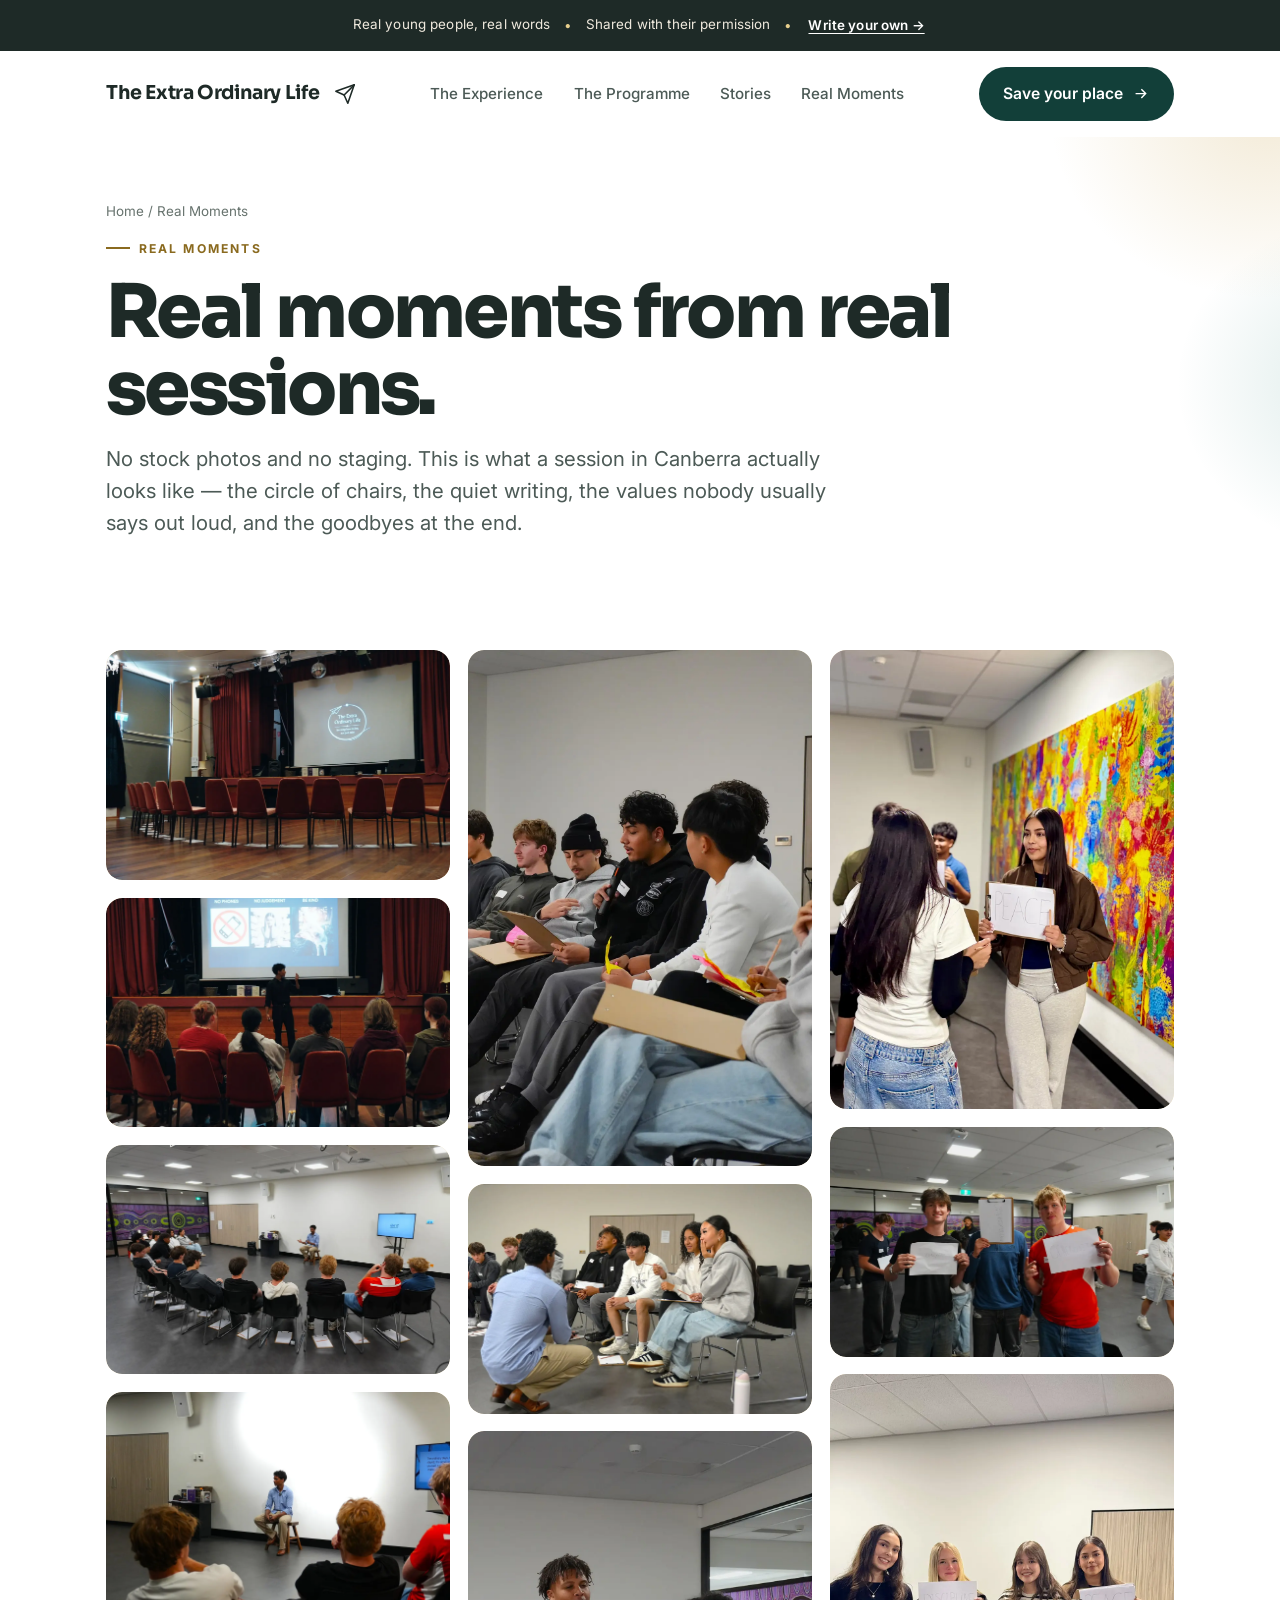
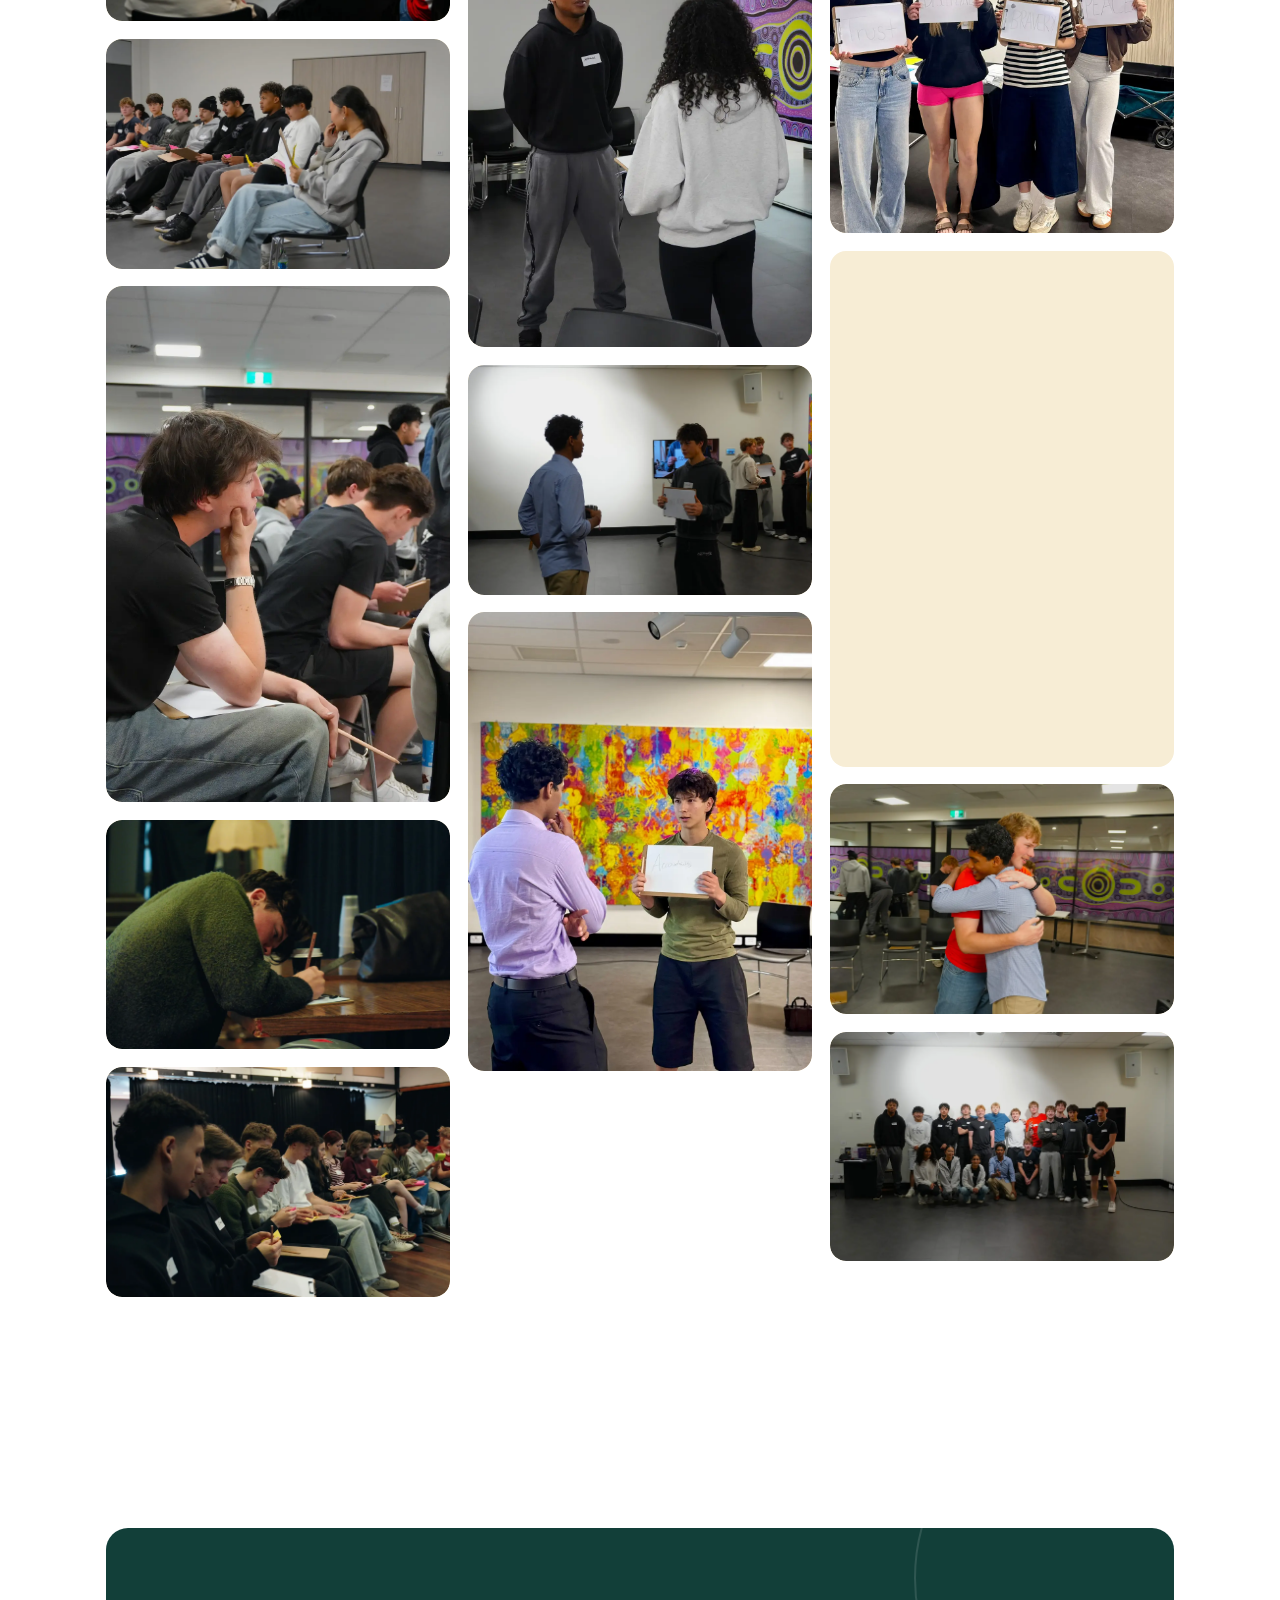
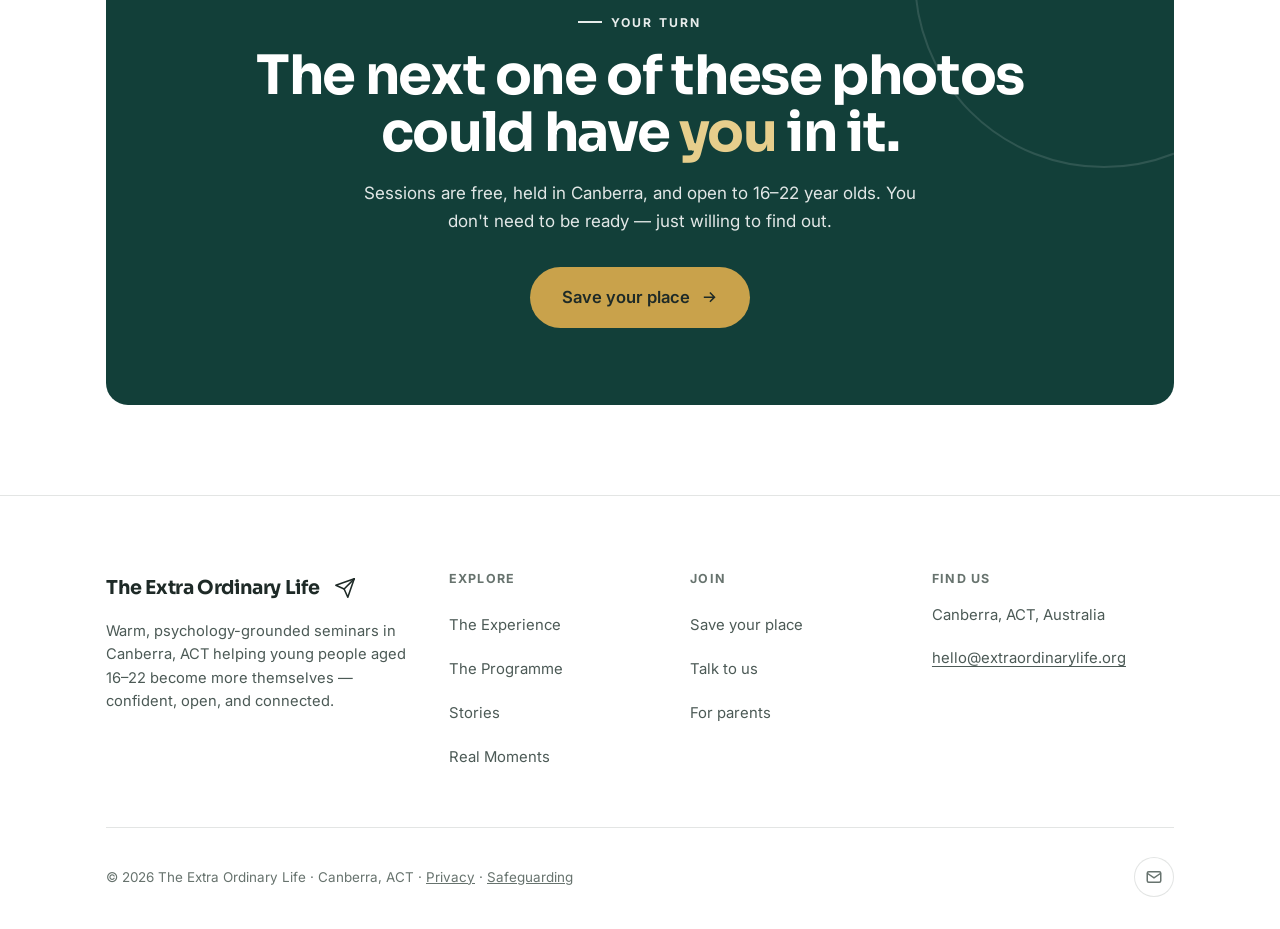
<file: real-moments.html>
<!DOCTYPE html>
<html lang="en-AU">
<head>
  <meta charset="UTF-8" />
  <meta name="viewport" content="width=device-width, initial-scale=1.0" />
  <title>Real Moments From Real Sessions — The Extra Ordinary Life</title>
  <meta name="description" content="Unposed photographs from our Canberra sessions for 16–22 year olds — the circle, the writing, the values exercise, and the goodbyes at the end." />
  <link rel="canonical" href="https://theextraordinary.life/real-moments.html" />
  <meta name="robots" content="index, follow, max-image-preview:large" />
  <meta name="theme-color" content="#1E2A27" />
  <meta name="geo.region" content="AU-ACT" />
  <meta name="geo.placename" content="Canberra" />

  <!-- Open Graph -->
  <meta property="og:type" content="article" />
  <meta property="og:site_name" content="The Extra Ordinary Life" />
  <meta property="og:locale" content="en_AU" />
  <meta property="og:url" content="https://theextraordinary.life/real-moments.html" />
  <meta property="og:title" content="Real Moments From Real Sessions — The Extra Ordinary Life" />
  <meta property="og:description" content="Unposed photographs from our Canberra sessions for 16–22 year olds — the circle, the writing, the values exercise, and the goodbyes at the end." />
  <meta property="og:image" content="https://theextraordinary.life/assets/img/og-cover.jpg" />
  <meta property="og:image:width" content="1200" />
  <meta property="og:image:height" content="630" />
  <meta property="og:image:alt" content="Young people in conversation at an Extra Ordinary Life session in Canberra" />

  <!-- Twitter -->
  <meta name="twitter:card" content="summary_large_image" />
  <meta name="twitter:title" content="Real Moments From Real Sessions — The Extra Ordinary Life" />
  <meta name="twitter:description" content="Unposed photographs from our Canberra sessions for 16–22 year olds — the circle, the writing, the values exercise, and the goodbyes at the end." />
  <meta name="twitter:image" content="https://theextraordinary.life/assets/img/og-cover.jpg" />
  <link rel="preconnect" href="https://fonts.googleapis.com" />
  <link rel="preconnect" href="https://fonts.gstatic.com" crossorigin />
  <link rel="stylesheet" href="https://fonts.googleapis.com/css2?family=Sora:wght@400;500;600;700;800&family=Inter:wght@400;500;600;700&display=swap" />
  <link rel="stylesheet" href="assets/css/styles.css" />
  <link rel="icon" href="data:image/svg+xml,%3Csvg xmlns='http://www.w3.org/2000/svg' viewBox='0 0 32 32'%3E%3Crect width='32' height='32' rx='7' fill='%23221E1B'/%3E%3Cpath d='M25 8 12 21l-1-5-6-2 20-6z' fill='none' stroke='%23fff' stroke-width='1.6' stroke-linejoin='round'/%3E%3C/svg%3E" />

  <script type="application/ld+json">
  {
    "@context": "https://schema.org",
    "@graph": [
      {
        "@type": "ImageGallery",
        "@id": "https://theextraordinary.life/real-moments.html",
        "url": "https://theextraordinary.life/real-moments.html",
        "name": "Real Moments From Real Sessions",
        "description": "Unposed photographs from our Canberra sessions for 16–22 year olds — the circle, the writing, the values exercise, and the goodbyes at the end.",
        "inLanguage": "en-AU",
        "isPartOf": {
          "@id": "https://theextraordinary.life/#website"
        },
        "publisher": {
          "@id": "https://theextraordinary.life/#organization"
        },
        "contentLocation": {
          "@type": "Place",
          "name": "Canberra, ACT",
          "address": {
            "@type": "PostalAddress",
            "addressLocality": "Canberra",
            "addressRegion": "ACT",
            "addressCountry": "AU"
          }
        },
        "associatedMedia": [
          {
            "@type": "ImageObject",
            "contentUrl": "https://theextraordinary.life/assets/img/moments/room-before.jpeg",
            "caption": "Before anyone arrives.",
            "description": "An empty hall in Canberra set with a circle of chairs before a session begins, with the Extra Ordinary Life logo projected on the screen",
            "width": 1400,
            "height": 934
          },
          {
            "@type": "ImageObject",
            "contentUrl": "https://theextraordinary.life/assets/img/moments/ground-rules.jpeg",
            "caption": "The three agreements that make the room safe.",
            "description": "A facilitator standing in front of a projected slide reading No phones, No judgement, Be kind, while participants listen",
            "width": 1400,
            "height": 934
          },
          {
            "@type": "ImageObject",
            "contentUrl": "https://theextraordinary.life/assets/img/moments/circle-wide.jpeg",
            "caption": "Chairs in a circle. No back row.",
            "description": "A wide view of young people seated in a semicircle of chairs facing a facilitator",
            "width": 1400,
            "height": 934
          },
          {
            "@type": "ImageObject",
            "contentUrl": "https://theextraordinary.life/assets/img/moments/founder-spotlight.jpeg",
            "caption": "The part of the story people usually leave out.",
            "description": "Prem, the founder, sitting on a stool and speaking to the group",
            "width": 1400,
            "height": 932
          },
          {
            "@type": "ImageObject",
            "contentUrl": "https://theextraordinary.life/assets/img/moments/listening-row.jpeg",
            "caption": "Listening — the part nobody posts about.",
            "description": "A row of young people seated and listening during a session",
            "width": 1400,
            "height": 934
          },
          {
            "@type": "ImageObject",
            "contentUrl": "https://theextraordinary.life/assets/img/moments/listening-close.jpeg",
            "caption": "When somebody says the thing you were afraid to.",
            "description": "A young person resting their chin on their hand, listening closely",
            "width": 1050,
            "height": 1574
          },
          {
            "@type": "ImageObject",
            "contentUrl": "https://theextraordinary.life/assets/img/moments/writing-reflection.jpeg",
            "caption": "Writing something true, for your eyes only.",
            "description": "A young person leaning over a table, writing a reflection in pencil",
            "width": 1400,
            "height": 934
          },
          {
            "@type": "ImageObject",
            "contentUrl": "https://theextraordinary.life/assets/img/moments/writing-row.jpeg",
            "caption": "Three sentences, as if you were your own best friend.",
            "description": "A row of young people writing on clipboards during a reflection exercise",
            "width": 1400,
            "height": 934
          },
          {
            "@type": "ImageObject",
            "contentUrl": "https://theextraordinary.life/assets/img/moments/sharing-mic.jpeg",
            "caption": "Saying it out loud is the brave bit.",
            "description": "A young person speaking into a microphone while the group listens",
            "width": 1050,
            "height": 1574
          },
          {
            "@type": "ImageObject",
            "contentUrl": "https://theextraordinary.life/assets/img/moments/small-group.jpeg",
            "caption": "Small groups, where the real conversations happen.",
            "description": "A facilitator crouching to talk with a small group of seated participants",
            "width": 1400,
            "height": 934
          },
          {
            "@type": "ImageObject",
            "contentUrl": "https://theextraordinary.life/assets/img/moments/pair-conversation.jpeg",
            "caption": "One to one. No audience.",
            "description": "Two participants standing and talking one to one",
            "width": 1050,
            "height": 1574
          },
          {
            "@type": "ImageObject",
            "contentUrl": "https://theextraordinary.life/assets/img/moments/values-hard-work.jpeg",
            "caption": "Hard work.",
            "description": "A participant holding a card reading Hard Work during a values exercise",
            "width": 1400,
            "height": 934
          },
          {
            "@type": "ImageObject",
            "contentUrl": "https://theextraordinary.life/assets/img/moments/values-accountability.jpeg",
            "caption": "Accountability.",
            "description": "A participant holding a card reading Accountability while talking with a facilitator",
            "width": 1050,
            "height": 1400
          },
          {
            "@type": "ImageObject",
            "contentUrl": "https://theextraordinary.life/assets/img/moments/values-peace.jpeg",
            "caption": "Peace.",
            "description": "A participant holding a card reading Peace during the values exercise",
            "width": 1050,
            "height": 1400
          },
          {
            "@type": "ImageObject",
            "contentUrl": "https://theextraordinary.life/assets/img/moments/values-three.jpeg",
            "caption": "Discipline. Understanding. Generosity.",
            "description": "Three participants holding cards reading Discipline, Understanding and Generosity",
            "width": 1400,
            "height": 934
          },
          {
            "@type": "ImageObject",
            "contentUrl": "https://theextraordinary.life/assets/img/moments/values-four.jpeg",
            "caption": "Trust. Discipline. Bravery. Peace.",
            "description": "Four participants holding cards reading Trust, Discipline, Bravery and Peace",
            "width": 1050,
            "height": 1400
          },
          {
            "@type": "ImageObject",
            "contentUrl": "https://theextraordinary.life/assets/img/moments/facilitator-handout.jpeg",
            "caption": "Everything is provided. Just bring yourself.",
            "description": "A facilitator in a branded t-shirt handing worksheets to seated participants",
            "width": 1050,
            "height": 1574
          },
          {
            "@type": "ImageObject",
            "contentUrl": "https://theextraordinary.life/assets/img/moments/closing-hug.jpeg",
            "caption": "Goodbyes that do not feel like endings.",
            "description": "Two participants hugging at the end of a session",
            "width": 1400,
            "height": 934
          },
          {
            "@type": "ImageObject",
            "contentUrl": "https://theextraordinary.life/assets/img/moments/group-photo.jpeg",
            "caption": "Strangers that morning.",
            "description": "A group photo of participants and facilitators at the end of a session in Canberra",
            "width": 1400,
            "height": 934
          }
        ]
      },
      {
        "@type": "BreadcrumbList",
        "itemListElement": [
          {
            "@type": "ListItem",
            "position": 1,
            "name": "Home",
            "item": "https://theextraordinary.life/"
          },
          {
            "@type": "ListItem",
            "position": 2,
            "name": "Real Moments",
            "item": "https://theextraordinary.life/real-moments.html"
          }
        ]
      }
    ]
  }
  </script>
</head>
<body>
  <a class="skip-link" href="#main">Skip to main content</a>

  <div class="announce">Real young people, real words <span class="dot">&bull;</span> Shared with their permission <span class="dot">&bull;</span> <a href="apply.html">Write your own &rarr;</a></div>

  <header class="site-header">
    <div class="wrap nav">
      <a href="index.html" class="brand" aria-label="The Extra Ordinary Life home">The Extra Ordinary&nbsp;Life<svg class="plane" viewBox="0 0 24 24" fill="none" stroke="currentColor" stroke-width="1.7" stroke-linecap="round" stroke-linejoin="round" aria-hidden="true"><path d="M22 2 11 13"/><path d="M22 2l-7 20-4-9-9-4 20-7z"/></svg></a>
      <nav class="nav-links" aria-label="Primary">
        <a href="the-experience.html">The Experience</a>
        <a href="the-programme.html">The Programme</a>
        <a href="stories.html">Stories</a>
        <a href="real-moments.html">Real Moments</a>
      </nav>
      <div class="nav-cta">
        <a href="apply.html" class="btn btn-primary">Save your place<svg viewBox="0 0 24 24" fill="none" stroke="currentColor" stroke-width="2"><path d="M5 12h14M13 6l6 6-6 6"/></svg></a>
        <button class="nav-toggle" aria-label="Open menu" aria-expanded="false"><span></span><span></span><span></span></button>
      </div>
    </div>
  </header>

  <div class="mobile-menu">
    <a href="the-experience.html">The Experience</a>
    <a href="the-programme.html">The Programme</a>
    <a href="stories.html">Stories</a>
    <a href="real-moments.html">Real Moments</a>
    <a href="apply.html" class="btn btn-coral">Save your place</a>
  </div>

  <main id="main">

  <!-- Page hero -->
  <section class="page-hero">
    <div class="hero-gradient" aria-hidden="true"></div>
    <div class="wrap">
      <p class="breadcrumb reveal"><a href="index.html">Home</a> / Real Moments</p>
      <span class="eyebrow reveal">Real Moments</span>
      <h1 class="reveal d1">Real moments from real sessions.</h1>
      <p class="lead reveal d2">No stock photos and no staging. This is what a session in Canberra actually looks like &mdash; the circle of chairs, the quiet writing, the values nobody usually says out loud, and the goodbyes at the end.</p>
    </div>
  </section>

  <!-- Gallery -->
  <section class="section-pad" style="padding-top:clamp(20px,4vw,48px);">
    <div class="wrap">
      <div class="gallery-masonry">
        <figure class="reveal">
          <button type="button" class="gal-open" aria-label="View larger: Before anyone arrives.">
            <picture><source srcset="assets/img/moments/room-before.webp" type="image/webp" /><img src="assets/img/moments/room-before.jpeg" alt="An empty hall in Canberra set with a circle of chairs before a session begins, with the Extra Ordinary Life logo projected on the screen" width="1400" height="934" decoding="async" /></picture>
          </button>
          <figcaption>Before anyone arrives.</figcaption>
        </figure>
        <figure class="reveal">
          <button type="button" class="gal-open" aria-label="View larger: The three agreements that make the room safe.">
            <picture><source srcset="assets/img/moments/ground-rules.webp" type="image/webp" /><img src="assets/img/moments/ground-rules.jpeg" alt="A facilitator standing in front of a projected slide reading No phones, No judgement, Be kind, while participants listen" width="1400" height="934" decoding="async" /></picture>
          </button>
          <figcaption>The three agreements that make the room safe.</figcaption>
        </figure>
        <figure class="reveal">
          <button type="button" class="gal-open" aria-label="View larger: Chairs in a circle. No back row.">
            <picture><source srcset="assets/img/moments/circle-wide.webp" type="image/webp" /><img src="assets/img/moments/circle-wide.jpeg" alt="A wide view of young people seated in a semicircle of chairs facing a facilitator" width="1400" height="934" decoding="async" /></picture>
          </button>
          <figcaption>Chairs in a circle. No back row.</figcaption>
        </figure>
        <figure class="reveal">
          <button type="button" class="gal-open" aria-label="View larger: The part of the story people usually leave out.">
            <picture><source srcset="assets/img/moments/founder-spotlight.webp" type="image/webp" /><img src="assets/img/moments/founder-spotlight.jpeg" alt="Prem, the founder, sitting on a stool and speaking to the group" width="1400" height="932" loading="lazy" decoding="async" /></picture>
          </button>
          <figcaption>The part of the story people usually leave out.</figcaption>
        </figure>
        <figure class="reveal">
          <button type="button" class="gal-open" aria-label="View larger: Listening — the part nobody posts about.">
            <picture><source srcset="assets/img/moments/listening-row.webp" type="image/webp" /><img src="assets/img/moments/listening-row.jpeg" alt="A row of young people seated and listening during a session" width="1400" height="934" loading="lazy" decoding="async" /></picture>
          </button>
          <figcaption>Listening — the part nobody posts about.</figcaption>
        </figure>
        <figure class="reveal">
          <button type="button" class="gal-open" aria-label="View larger: When somebody says the thing you were afraid to.">
            <picture><source srcset="assets/img/moments/listening-close.webp" type="image/webp" /><img src="assets/img/moments/listening-close.jpeg" alt="A young person resting their chin on their hand, listening closely" width="1050" height="1574" loading="lazy" decoding="async" /></picture>
          </button>
          <figcaption>When somebody says the thing you were afraid to.</figcaption>
        </figure>
        <figure class="reveal">
          <button type="button" class="gal-open" aria-label="View larger: Writing something true, for your eyes only.">
            <picture><source srcset="assets/img/moments/writing-reflection.webp" type="image/webp" /><img src="assets/img/moments/writing-reflection.jpeg" alt="A young person leaning over a table, writing a reflection in pencil" width="1400" height="934" loading="lazy" decoding="async" /></picture>
          </button>
          <figcaption>Writing something true, for your eyes only.</figcaption>
        </figure>
        <figure class="reveal">
          <button type="button" class="gal-open" aria-label="View larger: Three sentences, as if you were your own best friend.">
            <picture><source srcset="assets/img/moments/writing-row.webp" type="image/webp" /><img src="assets/img/moments/writing-row.jpeg" alt="A row of young people writing on clipboards during a reflection exercise" width="1400" height="934" loading="lazy" decoding="async" /></picture>
          </button>
          <figcaption>Three sentences, as if you were your own best friend.</figcaption>
        </figure>
        <figure class="reveal">
          <button type="button" class="gal-open" aria-label="View larger: Saying it out loud is the brave bit.">
            <picture><source srcset="assets/img/moments/sharing-mic.webp" type="image/webp" /><img src="assets/img/moments/sharing-mic.jpeg" alt="A young person speaking into a microphone while the group listens" width="1050" height="1574" loading="lazy" decoding="async" /></picture>
          </button>
          <figcaption>Saying it out loud is the brave bit.</figcaption>
        </figure>
        <figure class="reveal">
          <button type="button" class="gal-open" aria-label="View larger: Small groups, where the real conversations happen.">
            <picture><source srcset="assets/img/moments/small-group.webp" type="image/webp" /><img src="assets/img/moments/small-group.jpeg" alt="A facilitator crouching to talk with a small group of seated participants" width="1400" height="934" loading="lazy" decoding="async" /></picture>
          </button>
          <figcaption>Small groups, where the real conversations happen.</figcaption>
        </figure>
        <figure class="reveal">
          <button type="button" class="gal-open" aria-label="View larger: One to one. No audience.">
            <picture><source srcset="assets/img/moments/pair-conversation.webp" type="image/webp" /><img src="assets/img/moments/pair-conversation.jpeg" alt="Two participants standing and talking one to one" width="1050" height="1574" loading="lazy" decoding="async" /></picture>
          </button>
          <figcaption>One to one. No audience.</figcaption>
        </figure>
        <figure class="reveal">
          <button type="button" class="gal-open" aria-label="View larger: Hard work.">
            <picture><source srcset="assets/img/moments/values-hard-work.webp" type="image/webp" /><img src="assets/img/moments/values-hard-work.jpeg" alt="A participant holding a card reading Hard Work during a values exercise" width="1400" height="934" loading="lazy" decoding="async" /></picture>
          </button>
          <figcaption>Hard work.</figcaption>
        </figure>
        <figure class="reveal">
          <button type="button" class="gal-open" aria-label="View larger: Accountability.">
            <picture><source srcset="assets/img/moments/values-accountability.webp" type="image/webp" /><img src="assets/img/moments/values-accountability.jpeg" alt="A participant holding a card reading Accountability while talking with a facilitator" width="1050" height="1400" loading="lazy" decoding="async" /></picture>
          </button>
          <figcaption>Accountability.</figcaption>
        </figure>
        <figure class="reveal">
          <button type="button" class="gal-open" aria-label="View larger: Peace.">
            <picture><source srcset="assets/img/moments/values-peace.webp" type="image/webp" /><img src="assets/img/moments/values-peace.jpeg" alt="A participant holding a card reading Peace during the values exercise" width="1050" height="1400" loading="lazy" decoding="async" /></picture>
          </button>
          <figcaption>Peace.</figcaption>
        </figure>
        <figure class="reveal">
          <button type="button" class="gal-open" aria-label="View larger: Discipline. Understanding. Generosity.">
            <picture><source srcset="assets/img/moments/values-three.webp" type="image/webp" /><img src="assets/img/moments/values-three.jpeg" alt="Three participants holding cards reading Discipline, Understanding and Generosity" width="1400" height="934" loading="lazy" decoding="async" /></picture>
          </button>
          <figcaption>Discipline. Understanding. Generosity.</figcaption>
        </figure>
        <figure class="reveal">
          <button type="button" class="gal-open" aria-label="View larger: Trust. Discipline. Bravery. Peace.">
            <picture><source srcset="assets/img/moments/values-four.webp" type="image/webp" /><img src="assets/img/moments/values-four.jpeg" alt="Four participants holding cards reading Trust, Discipline, Bravery and Peace" width="1050" height="1400" loading="lazy" decoding="async" /></picture>
          </button>
          <figcaption>Trust. Discipline. Bravery. Peace.</figcaption>
        </figure>
        <figure class="reveal">
          <button type="button" class="gal-open" aria-label="View larger: Everything is provided. Just bring yourself.">
            <picture><source srcset="assets/img/moments/facilitator-handout.webp" type="image/webp" /><img src="assets/img/moments/facilitator-handout.jpeg" alt="A facilitator in a branded t-shirt handing worksheets to seated participants" width="1050" height="1574" loading="lazy" decoding="async" /></picture>
          </button>
          <figcaption>Everything is provided. Just bring yourself.</figcaption>
        </figure>
        <figure class="reveal">
          <button type="button" class="gal-open" aria-label="View larger: Goodbyes that do not feel like endings.">
            <picture><source srcset="assets/img/moments/closing-hug.webp" type="image/webp" /><img src="assets/img/moments/closing-hug.jpeg" alt="Two participants hugging at the end of a session" width="1400" height="934" loading="lazy" decoding="async" /></picture>
          </button>
          <figcaption>Goodbyes that do not feel like endings.</figcaption>
        </figure>
        <figure class="reveal">
          <button type="button" class="gal-open" aria-label="View larger: Strangers that morning.">
            <picture><source srcset="assets/img/moments/group-photo.webp" type="image/webp" /><img src="assets/img/moments/group-photo.jpeg" alt="A group photo of participants and facilitators at the end of a session in Canberra" width="1400" height="934" loading="lazy" decoding="async" /></picture>
          </button>
          <figcaption>Strangers that morning.</figcaption>
        </figure>
      </div>
    </div>
  </section>

  <!-- CTA -->
  <section class="wrap" style="padding-block:clamp(40px,8vw,90px);">
    <div class="cta-final reveal">
      <span class="band-ring r1" aria-hidden="true"></span>
      <span class="eyebrow">Your turn</span>
      <h2 style="margin-top:1rem;">The next one of these photos could have <span class="accent">you</span> in it.</h2>
      <p>Sessions are free, held in Canberra, and open to 16&ndash;22 year olds. You don't need to be ready &mdash; just willing to find out.</p>
      <a href="apply.html" class="btn btn-gold btn-lg">Save your place<svg viewBox="0 0 24 24" fill="none" stroke="currentColor" stroke-width="2"><path d="M5 12h14M13 6l6 6-6 6"/></svg></a>
    </div>
  </section>

  </main>

  <!-- Lightbox -->
  <div class="lightbox" role="dialog" aria-modal="true" aria-label="Photo viewer" aria-hidden="true">
    <div class="lightbox-bar">
      <span class="lightbox-count" aria-live="polite"></span>
      <button type="button" data-close aria-label="Close photo viewer">
        <svg viewBox="0 0 24 24" fill="none" stroke="currentColor" stroke-width="2"><path d="M18 6L6 18M6 6l12 12"/></svg>
      </button>
    </div>
    <div class="lightbox-stage"></div>
    <div>
      <p class="lightbox-cap"></p>
      <div class="lightbox-nav" style="margin-top:0.8rem;">
        <button type="button" data-prev aria-label="Previous photo">
          <svg viewBox="0 0 24 24" fill="none" stroke="currentColor" stroke-width="2"><path d="M15 18l-6-6 6-6"/></svg>
        </button>
        <button type="button" data-next aria-label="Next photo">
          <svg viewBox="0 0 24 24" fill="none" stroke="currentColor" stroke-width="2"><path d="M9 6l6 6-6 6"/></svg>
        </button>
      </div>
    </div>
  </div>

  <footer class="site-footer">
    <div class="wrap">
      <div class="footer-top">
        <div class="footer-brand">
          <a href="index.html" class="brand" aria-label="The Extra Ordinary Life home">The Extra Ordinary&nbsp;Life<svg class="plane" viewBox="0 0 24 24" fill="none" stroke="currentColor" stroke-width="1.7" stroke-linecap="round" stroke-linejoin="round" aria-hidden="true"><path d="M22 2 11 13"/><path d="M22 2l-7 20-4-9-9-4 20-7z"/></svg></a>
          <p>Warm, psychology-grounded seminars in Canberra, ACT helping young people aged 16–22 become more themselves — confident, open, and connected.</p>
        </div>
        <div class="footer-col"><h4>Explore</h4><a href="the-experience.html">The Experience</a><a href="the-programme.html">The Programme</a><a href="stories.html">Stories</a><a href="real-moments.html">Real Moments</a></div>
        <div class="footer-col"><h4>Join</h4><a href="apply.html">Save your place</a><a href="apply.html#contact">Talk to us</a><a href="the-programme.html#parents">For parents</a></div>
        <div class="footer-col footer-contact"><h4>Find us</h4>
          <address>
            <span class="locality">Canberra, ACT, Australia</span>
            <a href="mailto:hello@extraordinarylife.org">hello@extraordinarylife.org</a>
          </address>
        </div>
      </div>
      <div class="footer-bottom">
        <span>© <span data-year>2026</span> The Extra Ordinary Life · Canberra, ACT · <a href="privacy.html" style="text-decoration:underline;">Privacy</a> · <a href="safeguarding.html" style="text-decoration:underline;">Safeguarding</a></span>
        <div class="socials"><a href="mailto:hello@extraordinarylife.org" aria-label="Email The Extra Ordinary Life"><svg viewBox="0 0 24 24" fill="none" stroke="currentColor" stroke-width="2"><rect x="3" y="5" width="18" height="14" rx="2"/><path d="M3 7l9 6 9-6"/></svg></a></div>
      </div>
    </div>
  </footer>

  <script src="assets/js/main.js"></script>
</body>
</html>
</file>
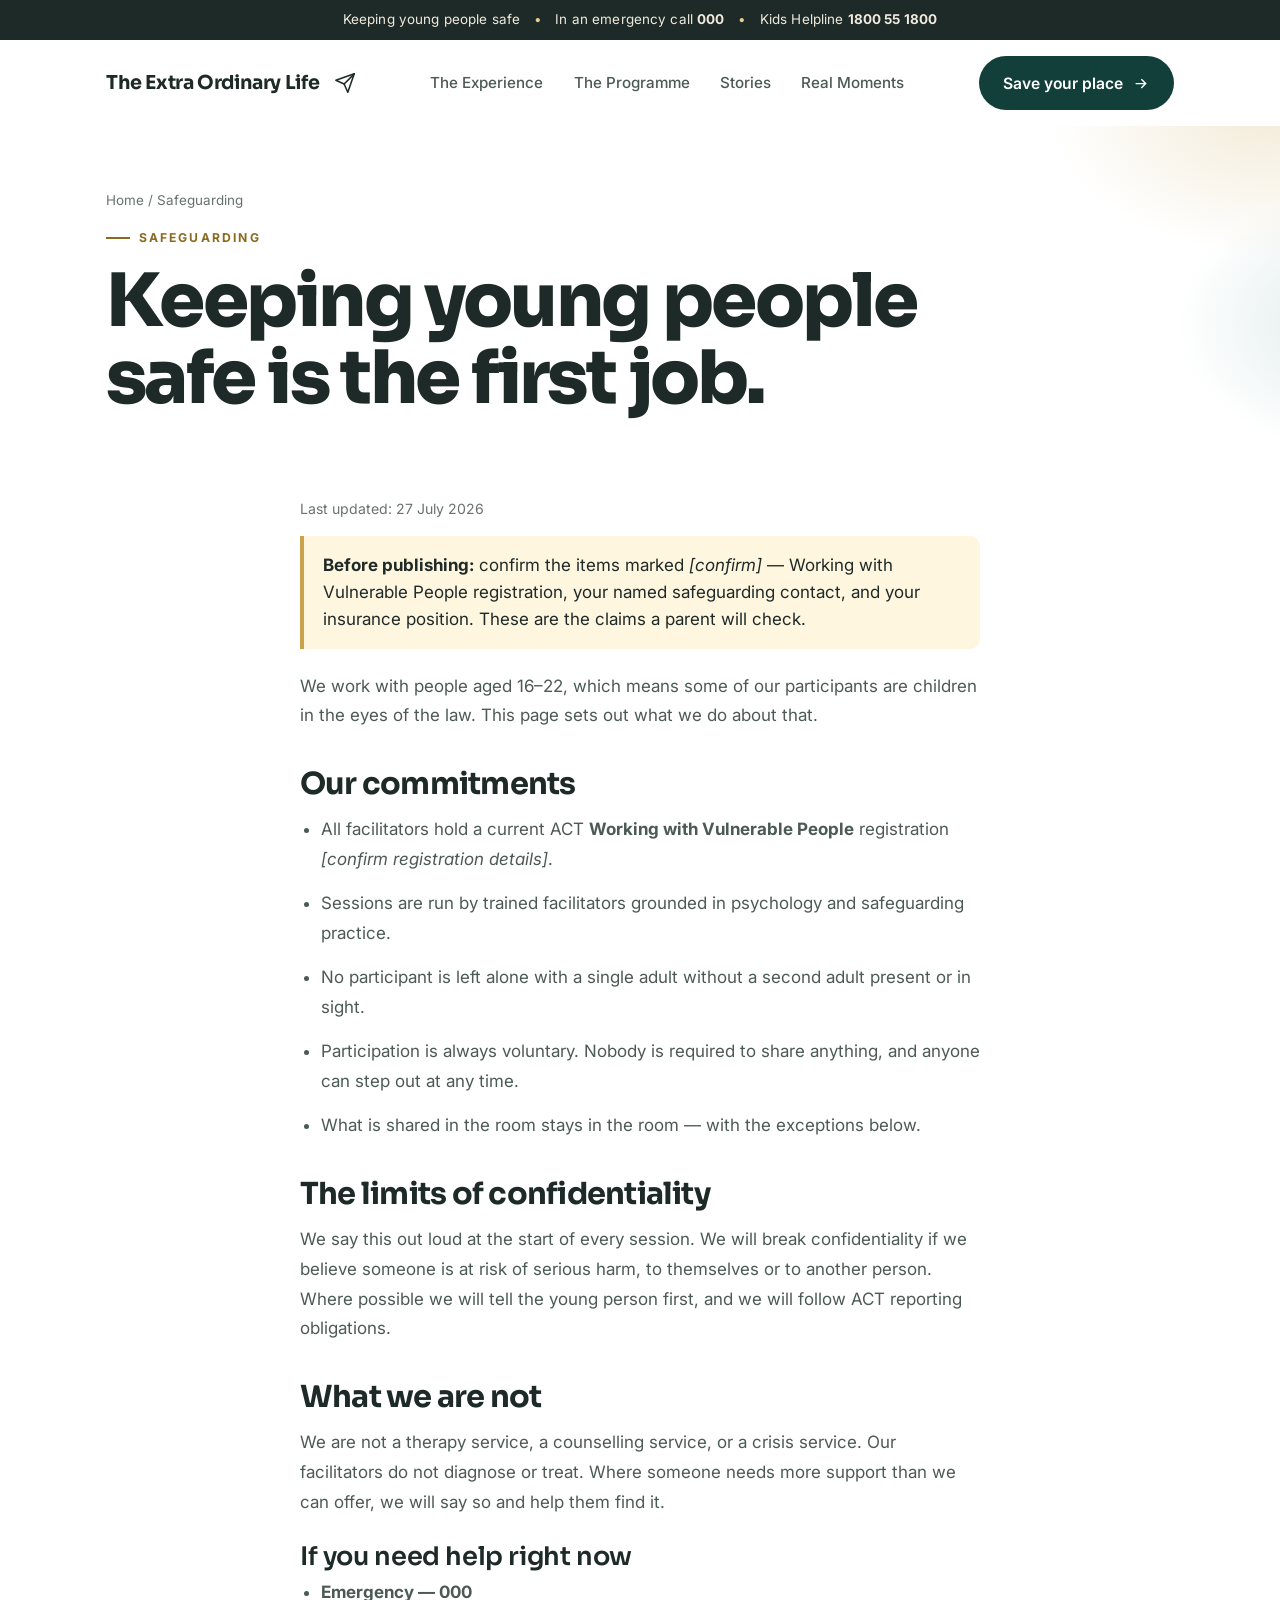
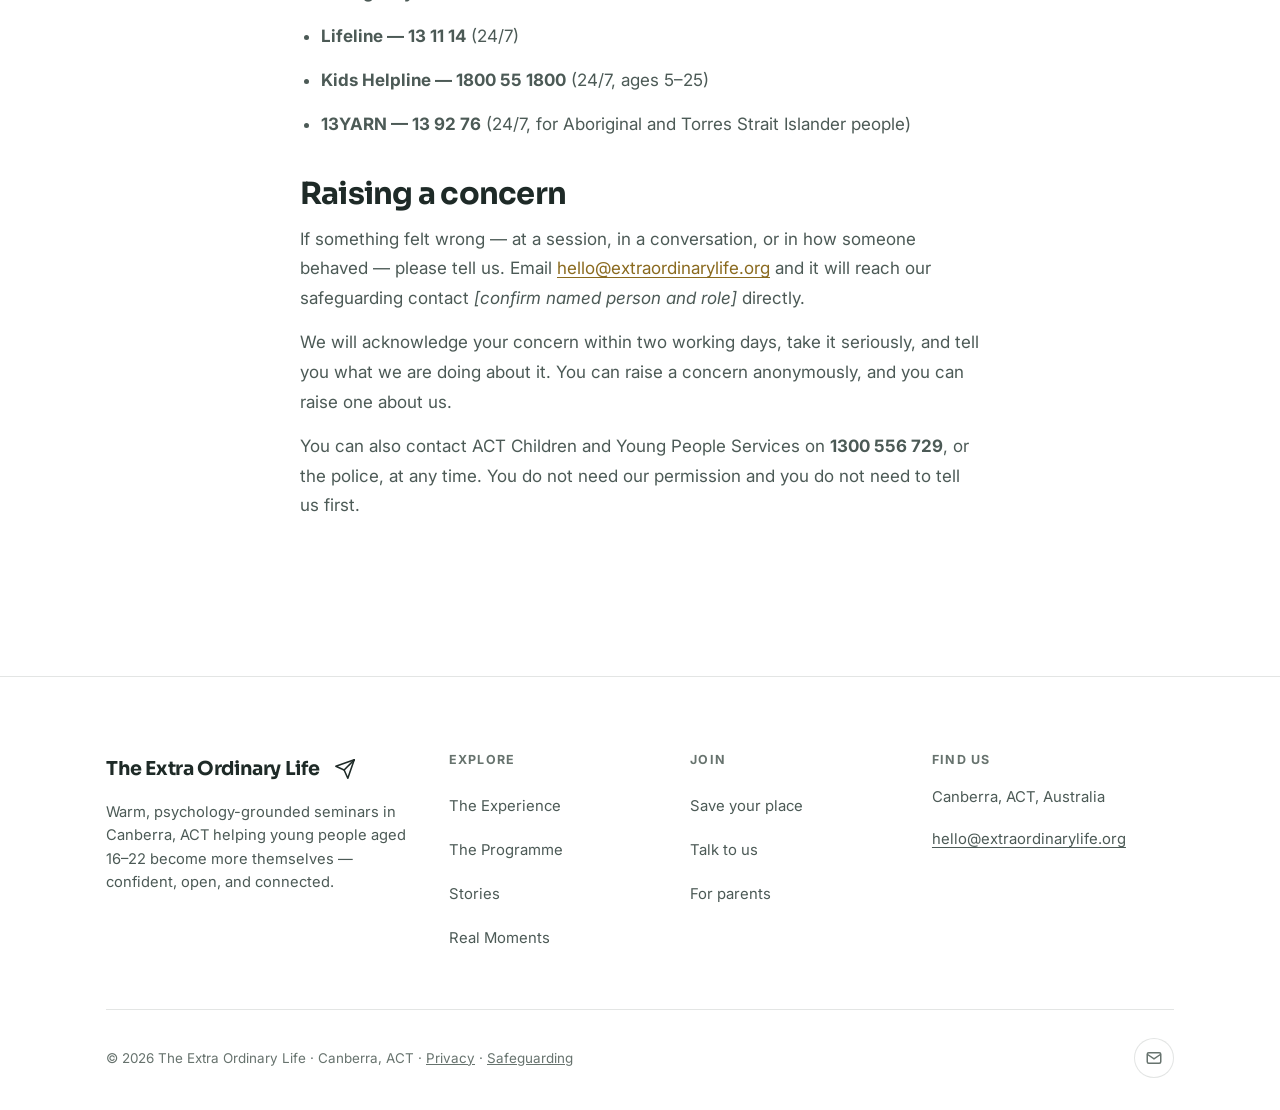
<file: safeguarding.html>
<!DOCTYPE html>
<html lang="en-AU">
<head>
  <meta charset="UTF-8" />
  <meta name="viewport" content="width=device-width, initial-scale=1.0" />
  <title>Safeguarding &mdash; The Extra Ordinary Life</title>
  <meta name="description" content="How The Extra Ordinary Life keeps young people safe in Canberra: our commitments, our boundaries, and what to do if something is wrong." />
  <link rel="canonical" href="https://theextraordinary.life/safeguarding.html" />
  <meta name="robots" content="index, follow, max-image-preview:large" />
  <meta name="theme-color" content="#1E2A27" />
  <meta name="geo.region" content="AU-ACT" />
  <meta name="geo.placename" content="Canberra" />

  <meta property="og:type" content="website" />
  <meta property="og:site_name" content="The Extra Ordinary Life" />
  <meta property="og:locale" content="en_AU" />
  <meta property="og:url" content="https://theextraordinary.life/safeguarding.html" />
  <meta property="og:title" content="Safeguarding &mdash; The Extra Ordinary Life" />
  <meta property="og:description" content="How The Extra Ordinary Life keeps young people safe in Canberra: our commitments, our boundaries, and what to do if something is wrong." />
  <meta property="og:image" content="https://theextraordinary.life/assets/img/og-cover.jpg" />

  <link rel="preconnect" href="https://fonts.googleapis.com" />
  <link rel="preconnect" href="https://fonts.gstatic.com" crossorigin />
  <link rel="stylesheet" href="https://fonts.googleapis.com/css2?family=Sora:wght@400;500;600;700;800&family=Inter:wght@400;500;600;700&display=swap" />
  <link rel="stylesheet" href="assets/css/styles.css" />
  <link rel="icon" href="data:image/svg+xml,%3Csvg xmlns='http://www.w3.org/2000/svg' viewBox='0 0 32 32'%3E%3Crect width='32' height='32' rx='7' fill='%23221E1B'/%3E%3Cpath d='M25 8 12 21l-1-5-6-2 20-6z' fill='none' stroke='%23fff' stroke-width='1.6' stroke-linejoin='round'/%3E%3C/svg%3E" />

  <script type="application/ld+json">
  {
    "@context": "https://schema.org",
    "@graph": [
      {
        "@type": "WebPage",
        "@id": "https://theextraordinary.life/safeguarding.html",
        "url": "https://theextraordinary.life/safeguarding.html",
        "name": "Safeguarding &mdash; The Extra Ordinary Life",
        "description": "How The Extra Ordinary Life keeps young people safe in Canberra: our commitments, our boundaries, and what to do if something is wrong.",
        "inLanguage": "en-AU",
        "isPartOf": {
          "@id": "https://theextraordinary.life/#website"
        },
        "publisher": {
          "@id": "https://theextraordinary.life/#organization"
        }
      }
    ]
  }
  </script>
</head>
<body>
  <a class="skip-link" href="#main">Skip to main content</a>

  <div class="announce">Keeping young people safe <span class="dot">&bull;</span> In an emergency call <strong>000</strong> <span class="dot">&bull;</span> Kids Helpline <strong>1800 55 1800</strong></div>

  <header class="site-header">
    <div class="wrap nav">
      <a href="index.html" class="brand" aria-label="The Extra Ordinary Life home">The Extra Ordinary&nbsp;Life<svg class="plane" viewBox="0 0 24 24" fill="none" stroke="currentColor" stroke-width="1.7" stroke-linecap="round" stroke-linejoin="round" aria-hidden="true"><path d="M22 2 11 13"/><path d="M22 2l-7 20-4-9-9-4 20-7z"/></svg></a>
      <nav class="nav-links" aria-label="Primary">
        <a href="the-experience.html">The Experience</a>
        <a href="the-programme.html">The Programme</a>
        <a href="stories.html">Stories</a>
        <a href="real-moments.html">Real Moments</a>
      </nav>
      <div class="nav-cta">
        <a href="apply.html" class="btn btn-primary">Save your place<svg viewBox="0 0 24 24" fill="none" stroke="currentColor" stroke-width="2"><path d="M5 12h14M13 6l6 6-6 6"/></svg></a>
        <button class="nav-toggle" aria-label="Open menu" aria-expanded="false"><span></span><span></span><span></span></button>
      </div>
    </div>
  </header>

  <div class="mobile-menu">
    <a href="the-experience.html">The Experience</a>
    <a href="the-programme.html">The Programme</a>
    <a href="stories.html">Stories</a>
    <a href="real-moments.html">Real Moments</a>
    <a href="apply.html" class="btn btn-coral">Save your place</a>
  </div>

  <main id="main">

  <section class="page-hero">
    <div class="hero-gradient" aria-hidden="true"></div>
    <div class="wrap">
      <p class="breadcrumb reveal"><a href="index.html">Home</a> / Safeguarding</p>
      <span class="eyebrow reveal">Safeguarding</span>
      <h1 class="reveal d1">Keeping young people safe is the first job.</h1>
    </div>
  </section>

  <section class="section-pad" style="padding-top:0;">
    <div class="wrap legal reveal">
      <style>
    .legal { max-width: 72ch; }
    .legal h2 { font-size: clamp(1.4rem, 2.6vw, 1.9rem); margin-block: 2.4rem 0.9rem; }
    .legal h3 { margin-block: 1.6rem 0.5rem; }
    .legal p, .legal li { color: var(--ink-soft); line-height: 1.75; margin-bottom: 0.9rem; }
    .legal ul { list-style: disc; padding-left: 1.3rem; margin-bottom: 1.2rem; }
    .legal a { color: var(--coral-deep); text-decoration: underline; text-underline-offset: 3px; }
    .legal .updated { font-size: 0.88rem; color: var(--ink-faint); }
    .legal .todo { background: #FFF6E0; border-left: 4px solid var(--coral); padding: 1rem 1.2rem; border-radius: 0 var(--r-sm) var(--r-sm) 0; margin-bottom: 1.4rem; }
  </style>
      <p class="updated">Last updated: 27 July 2026</p>

      <div class="todo"><strong>Before publishing:</strong> confirm the items marked <em>[confirm]</em> &mdash; Working with Vulnerable People registration, your named safeguarding contact, and your insurance position. These are the claims a parent will check.</div>

      <p>We work with people aged 16&ndash;22, which means some of our participants are children in the eyes of the law. This page sets out what we do about that.</p>

      <h2>Our commitments</h2>
      <ul>
        <li>All facilitators hold a current ACT <strong>Working with Vulnerable People</strong> registration <em>[confirm registration details]</em>.</li>
        <li>Sessions are run by trained facilitators grounded in psychology and safeguarding practice.</li>
        <li>No participant is left alone with a single adult without a second adult present or in sight.</li>
        <li>Participation is always voluntary. Nobody is required to share anything, and anyone can step out at any time.</li>
        <li>What is shared in the room stays in the room &mdash; with the exceptions below.</li>
      </ul>

      <h2>The limits of confidentiality</h2>
      <p>We say this out loud at the start of every session. We will break confidentiality if we believe someone is at risk of serious harm, to themselves or to another person. Where possible we will tell the young person first, and we will follow ACT reporting obligations.</p>

      <h2>What we are not</h2>
      <p>We are not a therapy service, a counselling service, or a crisis service. Our facilitators do not diagnose or treat. Where someone needs more support than we can offer, we will say so and help them find it.</p>

      <h3>If you need help right now</h3>
      <ul>
        <li><strong>Emergency &mdash; 000</strong></li>
        <li><strong>Lifeline &mdash; 13 11 14</strong> (24/7)</li>
        <li><strong>Kids Helpline &mdash; 1800 55 1800</strong> (24/7, ages 5&ndash;25)</li>
        <li><strong>13YARN &mdash; 13 92 76</strong> (24/7, for Aboriginal and Torres Strait Islander people)</li>
      </ul>

      <h2>Raising a concern</h2>
      <p>If something felt wrong &mdash; at a session, in a conversation, or in how someone behaved &mdash; please tell us. Email <a href="mailto:hello@extraordinarylife.org">hello@extraordinarylife.org</a> and it will reach our safeguarding contact <em>[confirm named person and role]</em> directly.</p>
      <p>We will acknowledge your concern within two working days, take it seriously, and tell you what we are doing about it. You can raise a concern anonymously, and you can raise one about us.</p>
      <p>You can also contact ACT Children and Young People Services on <strong>1300 556 729</strong>, or the police, at any time. You do not need our permission and you do not need to tell us first.</p>
    </div>
  </section>
  </main>

  <footer class="site-footer">
    <div class="wrap">
      <div class="footer-top">
        <div class="footer-brand">
          <a href="index.html" class="brand" aria-label="The Extra Ordinary Life home">The Extra Ordinary&nbsp;Life<svg class="plane" viewBox="0 0 24 24" fill="none" stroke="currentColor" stroke-width="1.7" stroke-linecap="round" stroke-linejoin="round" aria-hidden="true"><path d="M22 2 11 13"/><path d="M22 2l-7 20-4-9-9-4 20-7z"/></svg></a>
          <p>Warm, psychology-grounded seminars in Canberra, ACT helping young people aged 16–22 become more themselves — confident, open, and connected.</p>
        </div>
        <div class="footer-col"><h4>Explore</h4><a href="the-experience.html">The Experience</a><a href="the-programme.html">The Programme</a><a href="stories.html">Stories</a><a href="real-moments.html">Real Moments</a></div>
        <div class="footer-col"><h4>Join</h4><a href="apply.html">Save your place</a><a href="apply.html#contact">Talk to us</a><a href="the-programme.html#parents">For parents</a></div>
        <div class="footer-col footer-contact"><h4>Find us</h4>
          <address>
            <span class="locality">Canberra, ACT, Australia</span>
            <a href="mailto:hello@extraordinarylife.org">hello@extraordinarylife.org</a>
          </address>
        </div>
      </div>
      <div class="footer-bottom">
        <span>© <span data-year>2026</span> The Extra Ordinary Life · Canberra, ACT · <a href="privacy.html" style="text-decoration:underline;">Privacy</a> · <a href="safeguarding.html" style="text-decoration:underline;">Safeguarding</a></span>
        <div class="socials"><a href="mailto:hello@extraordinarylife.org" aria-label="Email The Extra Ordinary Life"><svg viewBox="0 0 24 24" fill="none" stroke="currentColor" stroke-width="2"><rect x="3" y="5" width="18" height="14" rx="2"/><path d="M3 7l9 6 9-6"/></svg></a></div>
      </div>
    </div>
  </footer>

  <script src="assets/js/main.js"></script>
</body>
</html>
</file>
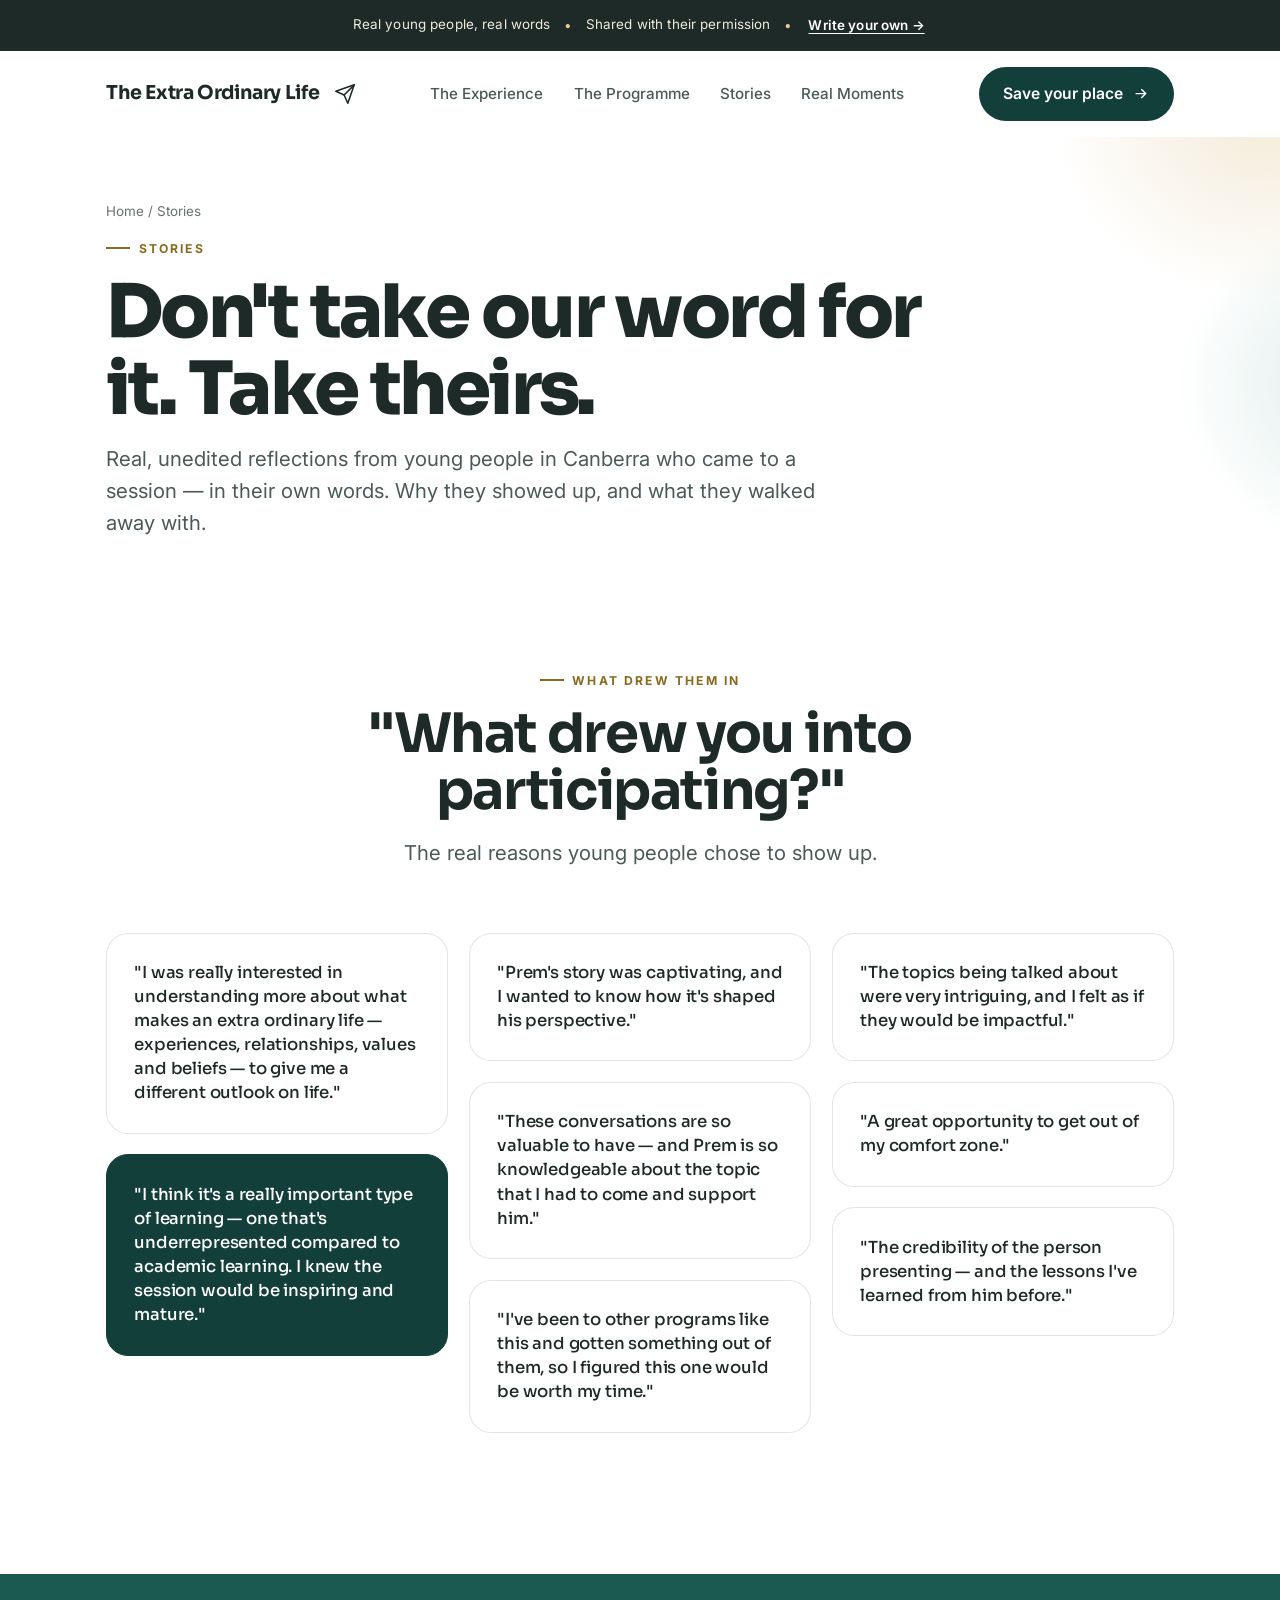
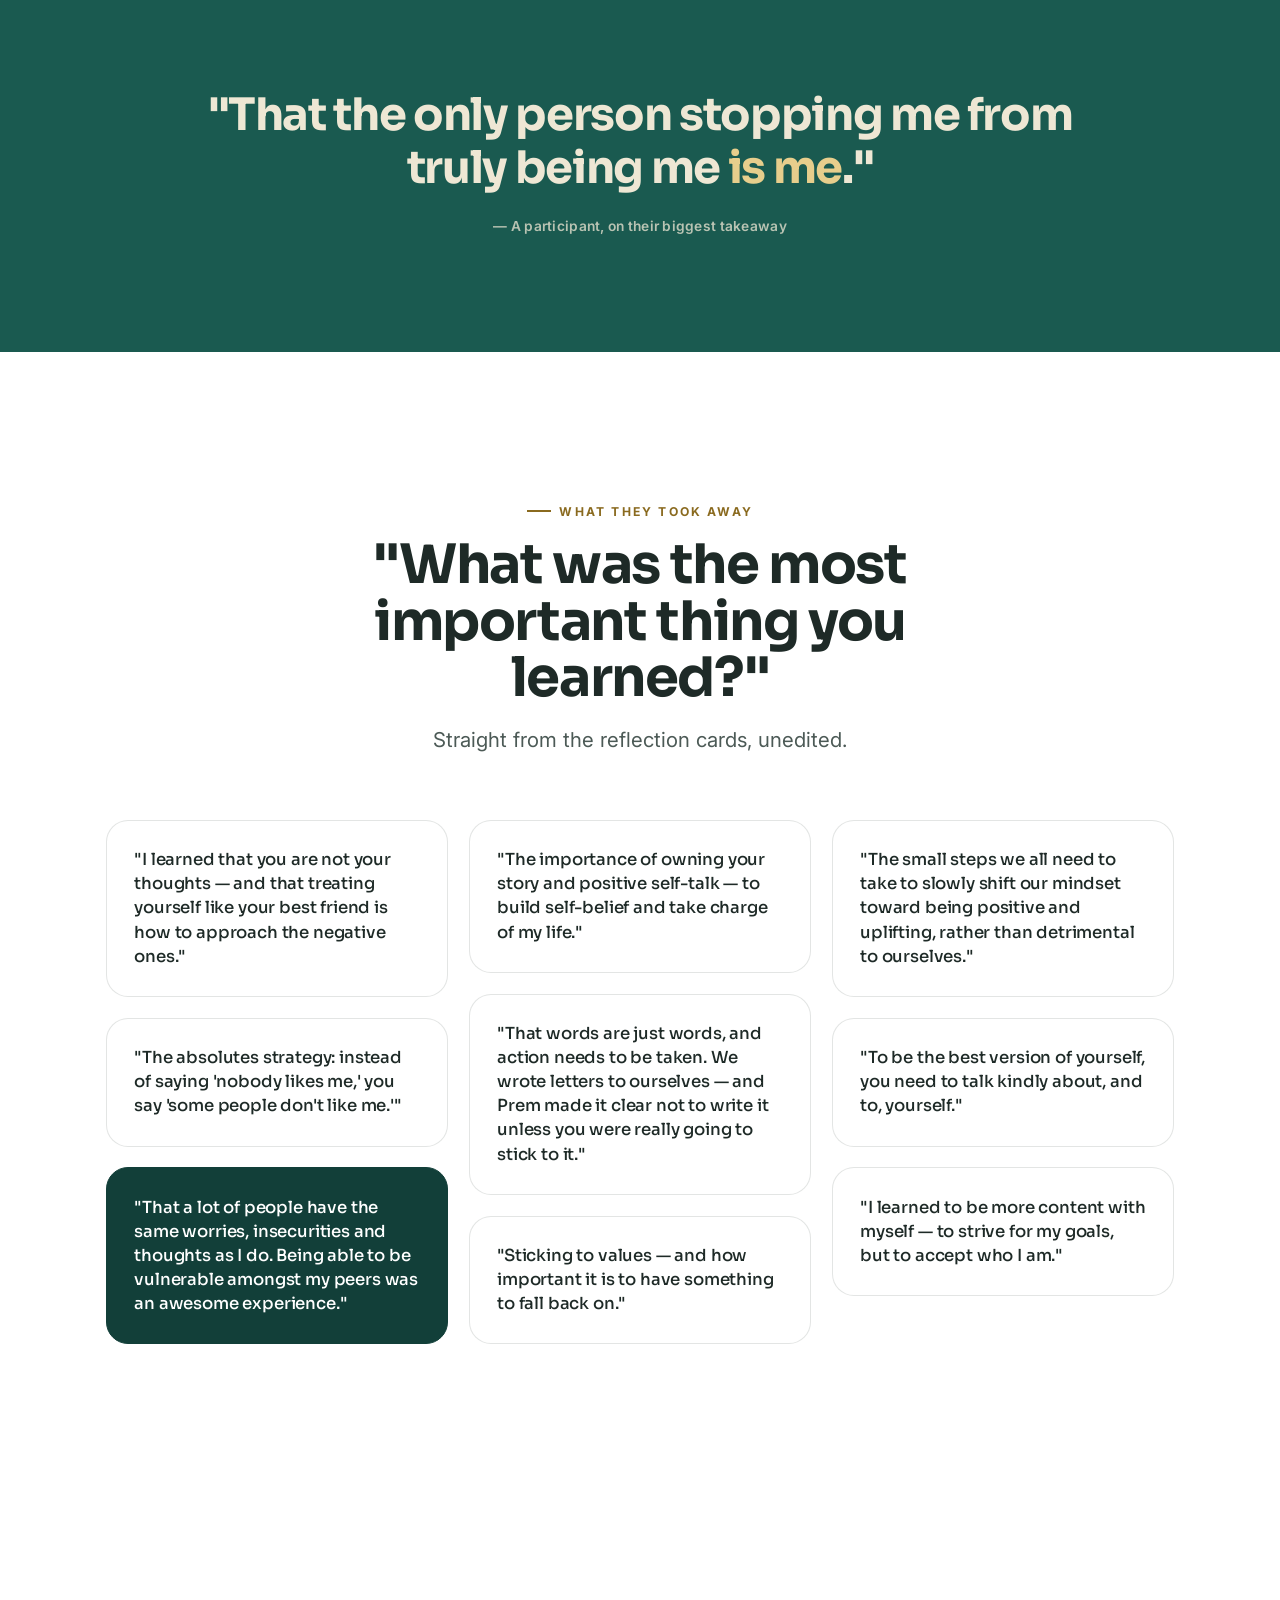
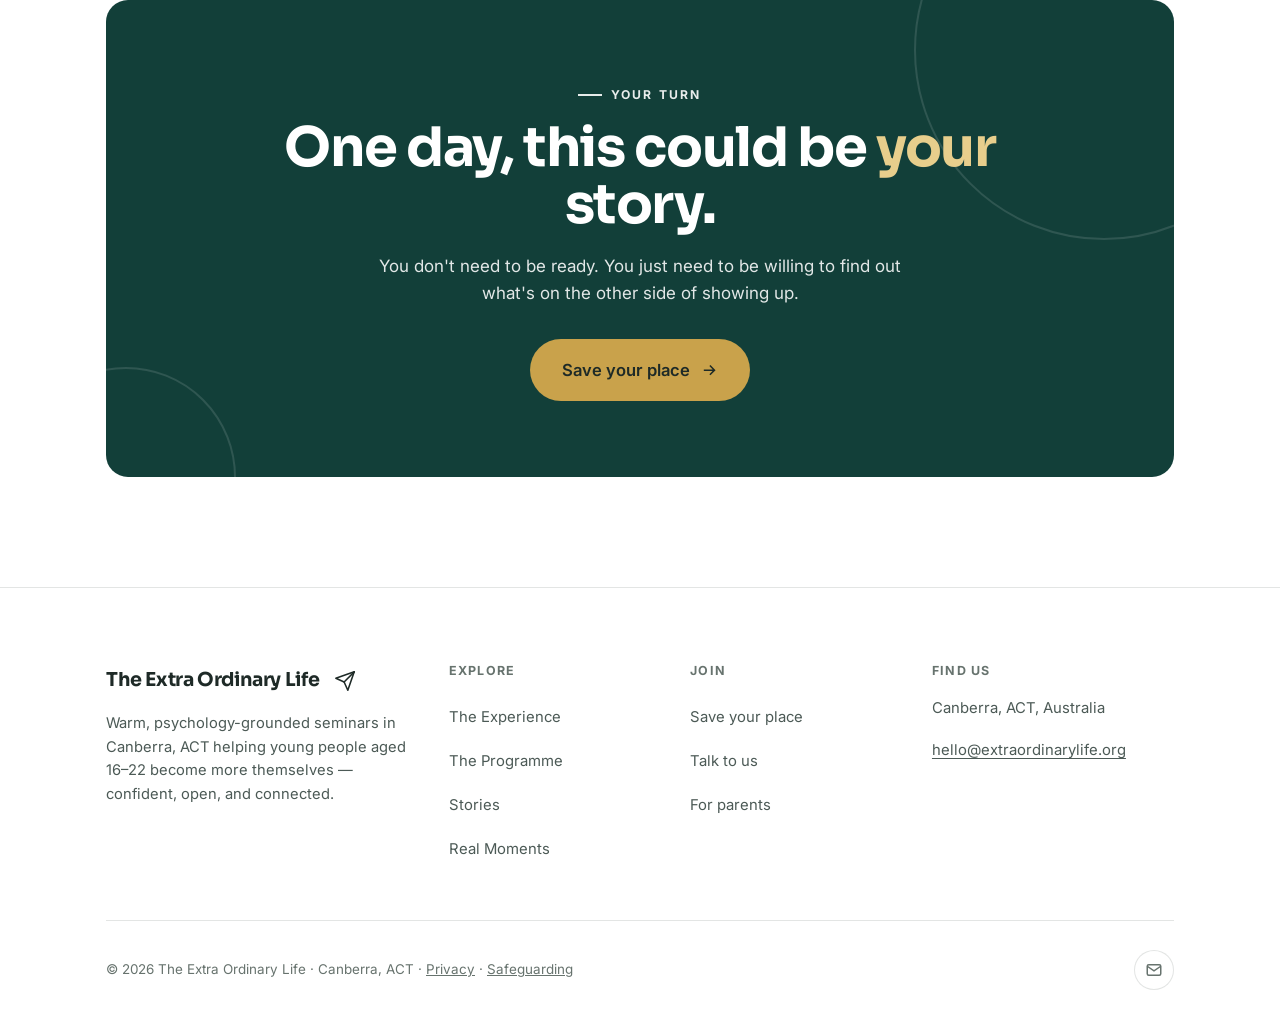
<file: stories.html>
<!DOCTYPE html>
<html lang="en-AU">
<head>
  <meta charset="UTF-8" />
  <meta name="viewport" content="width=device-width, initial-scale=1.0" />
  <title>Stories — What Young People Say | Canberra</title>
  <meta name="description" content="Honest, unedited words from young people in Canberra who came to a session — why they showed up and what shifted for them afterwards." />
  <link rel="canonical" href="https://theextraordinary.life/stories.html" />
  <meta name="robots" content="index, follow, max-image-preview:large" />
  <meta name="theme-color" content="#1E2A27" />
  <meta name="geo.region" content="AU-ACT" />
  <meta name="geo.placename" content="Canberra" />

  <!-- Open Graph -->
  <meta property="og:type" content="article" />
  <meta property="og:site_name" content="The Extra Ordinary Life" />
  <meta property="og:locale" content="en_AU" />
  <meta property="og:url" content="https://theextraordinary.life/stories.html" />
  <meta property="og:title" content="Stories — What Young People Say | Canberra" />
  <meta property="og:description" content="Honest, unedited words from young people in Canberra who came to a session — why they showed up and what shifted for them afterwards." />
  <meta property="og:image" content="https://theextraordinary.life/assets/img/og-cover.jpg" />
  <meta property="og:image:width" content="1200" />
  <meta property="og:image:height" content="630" />
  <meta property="og:image:alt" content="Young people in conversation at an Extra Ordinary Life session in Canberra" />

  <!-- Twitter -->
  <meta name="twitter:card" content="summary_large_image" />
  <meta name="twitter:title" content="Stories — What Young People Say | Canberra" />
  <meta name="twitter:description" content="Honest, unedited words from young people in Canberra who came to a session — why they showed up and what shifted for them afterwards." />
  <meta name="twitter:image" content="https://theextraordinary.life/assets/img/og-cover.jpg" />
  <link rel="preconnect" href="https://fonts.googleapis.com" />
  <link rel="preconnect" href="https://fonts.gstatic.com" crossorigin />
  <link rel="stylesheet" href="https://fonts.googleapis.com/css2?family=Sora:wght@400;500;600;700;800&family=Inter:wght@400;500;600;700&display=swap" />
  <link rel="stylesheet" href="assets/css/styles.css" />
  <link rel="icon" href="data:image/svg+xml,%3Csvg xmlns='http://www.w3.org/2000/svg' viewBox='0 0 32 32'%3E%3Crect width='32' height='32' rx='7' fill='%23221E1B'/%3E%3Cpath d='M25 8 12 21l-1-5-6-2 20-6z' fill='none' stroke='%23fff' stroke-width='1.6' stroke-linejoin='round'/%3E%3C/svg%3E" />

  <script type="application/ld+json">
  {
    "@context": "https://schema.org",
    "@graph": [
      {
        "@type": [
          "LocalBusiness",
          "EducationalOrganization"
        ],
        "@id": "https://theextraordinary.life/#organization",
        "name": "The Extra Ordinary Life",
        "url": "https://theextraordinary.life/",
        "email": "hello@extraordinarylife.org",
        "image": "https://theextraordinary.life/assets/img/og-cover.jpg",
        "logo": "https://theextraordinary.life/assets/img/og-cover.jpg",
        "description": "Psychology-grounded self-development seminars for 16–22 year olds in Canberra, ACT — building self-belief, perspective, connection and purpose.",
        "priceRange": "Free",
        "address": {
          "@type": "PostalAddress",
          "addressLocality": "Canberra",
          "addressRegion": "ACT",
          "addressCountry": "AU"
        },
        "areaServed": [
          {
            "@type": "City",
            "name": "Canberra"
          },
          {
            "@type": "AdministrativeArea",
            "name": "Australian Capital Territory"
          }
        ],
        "founder": {
          "@type": "Person",
          "name": "Prem"
        },
        "audience": {
          "@type": "PeopleAudience",
          "suggestedMinAge": 16,
          "suggestedMaxAge": 22
        },
        "knowsAbout": [
          "Youth self-development",
          "Self-belief",
          "Emotional regulation",
          "Youth mental wellbeing",
          "Personal development for young adults"
        ]
      },
      {
        "@type": "BreadcrumbList",
        "itemListElement": [
          {
            "@type": "ListItem",
            "position": 1,
            "name": "Home",
            "item": "https://theextraordinary.life/"
          },
          {
            "@type": "ListItem",
            "position": 2,
            "name": "Stories",
            "item": "https://theextraordinary.life/stories.html"
          }
        ]
      }
    ]
  }
  </script>
</head>
<body>
  <a class="skip-link" href="#main">Skip to main content</a>

  <div class="announce">Real young people, real words <span class="dot">&bull;</span> Shared with their permission <span class="dot">&bull;</span> <a href="apply.html">Write your own &rarr;</a></div>

  <header class="site-header">
    <div class="wrap nav">
      <a href="index.html" class="brand" aria-label="The Extra Ordinary Life home">The Extra Ordinary&nbsp;Life<svg class="plane" viewBox="0 0 24 24" fill="none" stroke="currentColor" stroke-width="1.7" stroke-linecap="round" stroke-linejoin="round" aria-hidden="true"><path d="M22 2 11 13"/><path d="M22 2l-7 20-4-9-9-4 20-7z"/></svg></a>
      <nav class="nav-links" aria-label="Primary">
        <a href="the-experience.html">The Experience</a>
        <a href="the-programme.html">The Programme</a>
        <a href="stories.html">Stories</a>
        <a href="real-moments.html">Real Moments</a>
      </nav>
      <div class="nav-cta">
        <a href="apply.html" class="btn btn-primary">Save your place<svg viewBox="0 0 24 24" fill="none" stroke="currentColor" stroke-width="2"><path d="M5 12h14M13 6l6 6-6 6"/></svg></a>
        <button class="nav-toggle" aria-label="Open menu" aria-expanded="false"><span></span><span></span><span></span></button>
      </div>
    </div>
  </header>

  <div class="mobile-menu">
    <a href="the-experience.html">The Experience</a>
    <a href="the-programme.html">The Programme</a>
    <a href="stories.html">Stories</a>
    <a href="real-moments.html">Real Moments</a>
    <a href="apply.html" class="btn btn-coral">Save your place</a>
  </div>

  <main id="main">

  <!-- Page hero -->
  <section class="page-hero">
    <div class="hero-gradient" aria-hidden="true"></div>
    <div class="wrap">
      <p class="breadcrumb reveal"><a href="index.html">Home</a> / Stories</p>
      <span class="eyebrow reveal">Stories</span>
      <h1 class="reveal d1">Don't take our word for it. Take theirs.</h1>
      <p class="lead reveal d2">Real, unedited reflections from young people in Canberra who came to a session — in their own words. Why they showed up, and what they walked away with.</p>
    </div>
  </section>

  <!-- Why they came -->
  <section class="stories section-pad" style="padding-top:clamp(30px,5vw,60px);">
    <div class="wrap">
      <div class="section-head center reveal">
        <span class="eyebrow">What drew them in</span>
        <h2 style="margin-top:1rem;">"What drew you into participating?"</h2>
        <p class="lead">The real reasons young people chose to show up.</p>
      </div>
      <div class="stories-grid">
        <div class="story reveal"><p>"I was really interested in understanding more about what makes an extra ordinary life — experiences, relationships, values and beliefs — to give me a different outlook on life."</p></div>
        <div class="story highlight reveal d1"><p>"I think it's a really important type of learning — one that's underrepresented compared to academic learning. I knew the session would be inspiring and mature."</p></div>
        <div class="story reveal d2"><p>"Prem's story was captivating, and I wanted to know how it's shaped his perspective."</p></div>
        <div class="story reveal"><p>"These conversations are so valuable to have — and Prem is so knowledgeable about the topic that I had to come and support him."</p></div>
        <div class="story reveal d1"><p>"I've been to other programs like this and gotten something out of them, so I figured this one would be worth my time."</p></div>
        <div class="story reveal d2"><p>"The topics being talked about were very intriguing, and I felt as if they would be impactful."</p></div>
        <div class="story reveal"><p>"A great opportunity to get out of my comfort zone."</p></div>
        <div class="story reveal d1"><p>"The credibility of the person presenting — and the lessons I've learned from him before."</p></div>
      </div>
    </div>
  </section>

  <!-- Pull-quote BANNER BAND -->
  <section class="band band--sage">
    <div class="band-inner">
      <div class="wrap">
        <div class="quote-band reveal">
          <blockquote>"That the only person stopping me from truly being me <span class="mk">is me</span>."</blockquote>
          <cite>— A participant, on their biggest takeaway</cite>
        </div>
      </div>
    </div>
  </section>

  <!-- What they learned -->
  <section class="section-pad">
    <div class="wrap">
      <div class="section-head center reveal">
        <span class="eyebrow">What they took away</span>
        <h2 style="margin-top:1rem;">"What was the most important thing you learned?"</h2>
        <p class="lead">Straight from the reflection cards, unedited.</p>
      </div>
      <div class="stories-grid">
        <div class="story reveal"><p>"I learned that you are not your thoughts — and that treating yourself like your best friend is how to approach the negative ones."</p></div>
        <div class="story reveal d1"><p>"The absolutes strategy: instead of saying 'nobody likes me,' you say 'some people don't like me.'"</p></div>
        <div class="story highlight reveal d2"><p>"That a lot of people have the same worries, insecurities and thoughts as I do. Being able to be vulnerable amongst my peers was an awesome experience."</p></div>
        <div class="story reveal"><p>"The importance of owning your story and positive self-talk — to build self-belief and take charge of my life."</p></div>
        <div class="story reveal d1"><p>"That words are just words, and action needs to be taken. We wrote letters to ourselves — and Prem made it clear not to write it unless you were really going to stick to it."</p></div>
        <div class="story reveal d2"><p>"Sticking to values — and how important it is to have something to fall back on."</p></div>
        <div class="story reveal"><p>"The small steps we all need to take to slowly shift our mindset toward being positive and uplifting, rather than detrimental to ourselves."</p></div>
        <div class="story reveal d1"><p>"To be the best version of yourself, you need to talk kindly about, and to, yourself."</p></div>
        <div class="story reveal d2"><p>"I learned to be more content with myself — to strive for my goals, but to accept who I am."</p></div>
      </div>
    </div>
  </section>

  <!-- CTA -->
  <section class="wrap" style="padding-block:clamp(60px,9vw,110px);">
    <div class="cta-final reveal">
      <span class="band-ring r1" aria-hidden="true"></span>
      <span class="band-ring r2" aria-hidden="true"></span>
      <span class="eyebrow">Your turn</span>
      <h2 style="margin-top:1rem;">One day, this could be <span class="accent">your</span> story.</h2>
      <p>You don't need to be ready. You just need to be willing to find out what's on the other side of showing up.</p>
      <a href="apply.html" class="btn btn-gold btn-lg">Save your place<svg viewBox="0 0 24 24" fill="none" stroke="currentColor" stroke-width="2"><path d="M5 12h14M13 6l6 6-6 6"/></svg></a>
    </div>
  </section>

  </main>

  <footer class="site-footer">
    <div class="wrap">
      <div class="footer-top">
        <div class="footer-brand">
          <a href="index.html" class="brand" aria-label="The Extra Ordinary Life home">The Extra Ordinary&nbsp;Life<svg class="plane" viewBox="0 0 24 24" fill="none" stroke="currentColor" stroke-width="1.7" stroke-linecap="round" stroke-linejoin="round" aria-hidden="true"><path d="M22 2 11 13"/><path d="M22 2l-7 20-4-9-9-4 20-7z"/></svg></a>
          <p>Warm, psychology-grounded seminars in Canberra, ACT helping young people aged 16–22 become more themselves — confident, open, and connected.</p>
        </div>
        <div class="footer-col"><h4>Explore</h4><a href="the-experience.html">The Experience</a><a href="the-programme.html">The Programme</a><a href="stories.html">Stories</a><a href="real-moments.html">Real Moments</a></div>
        <div class="footer-col"><h4>Join</h4><a href="apply.html">Save your place</a><a href="apply.html#contact">Talk to us</a><a href="the-programme.html#parents">For parents</a></div>
        <div class="footer-col footer-contact"><h4>Find us</h4>
          <address>
            <span class="locality">Canberra, ACT, Australia</span>
            <a href="mailto:hello@extraordinarylife.org">hello@extraordinarylife.org</a>
          </address>
        </div>
      </div>
      <div class="footer-bottom">
        <span>© <span data-year>2026</span> The Extra Ordinary Life · Canberra, ACT · <a href="privacy.html" style="text-decoration:underline;">Privacy</a> · <a href="safeguarding.html" style="text-decoration:underline;">Safeguarding</a></span>
        <div class="socials"><a href="mailto:hello@extraordinarylife.org" aria-label="Email The Extra Ordinary Life"><svg viewBox="0 0 24 24" fill="none" stroke="currentColor" stroke-width="2"><rect x="3" y="5" width="18" height="14" rx="2"/><path d="M3 7l9 6 9-6"/></svg></a></div>
      </div>
    </div>
  </footer>

  <script src="assets/js/main.js"></script>
</body>
</html>
</file>
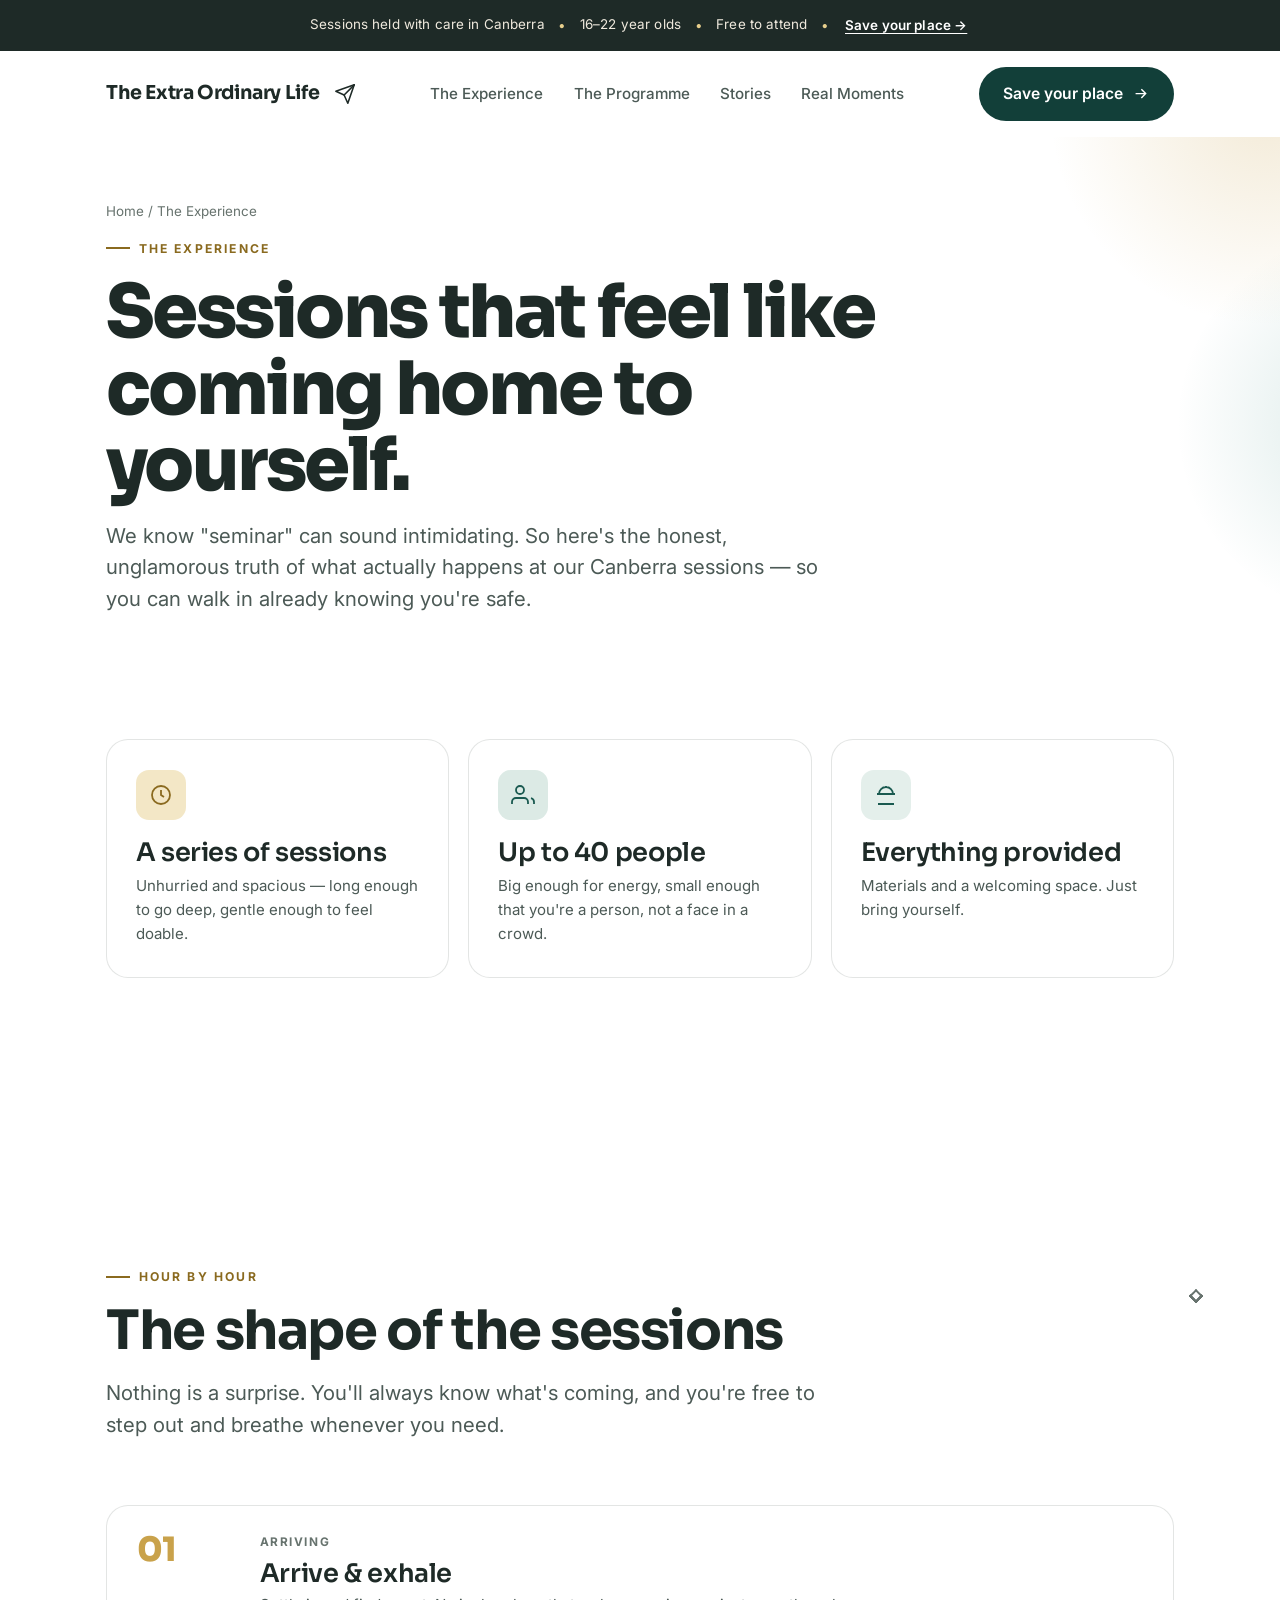
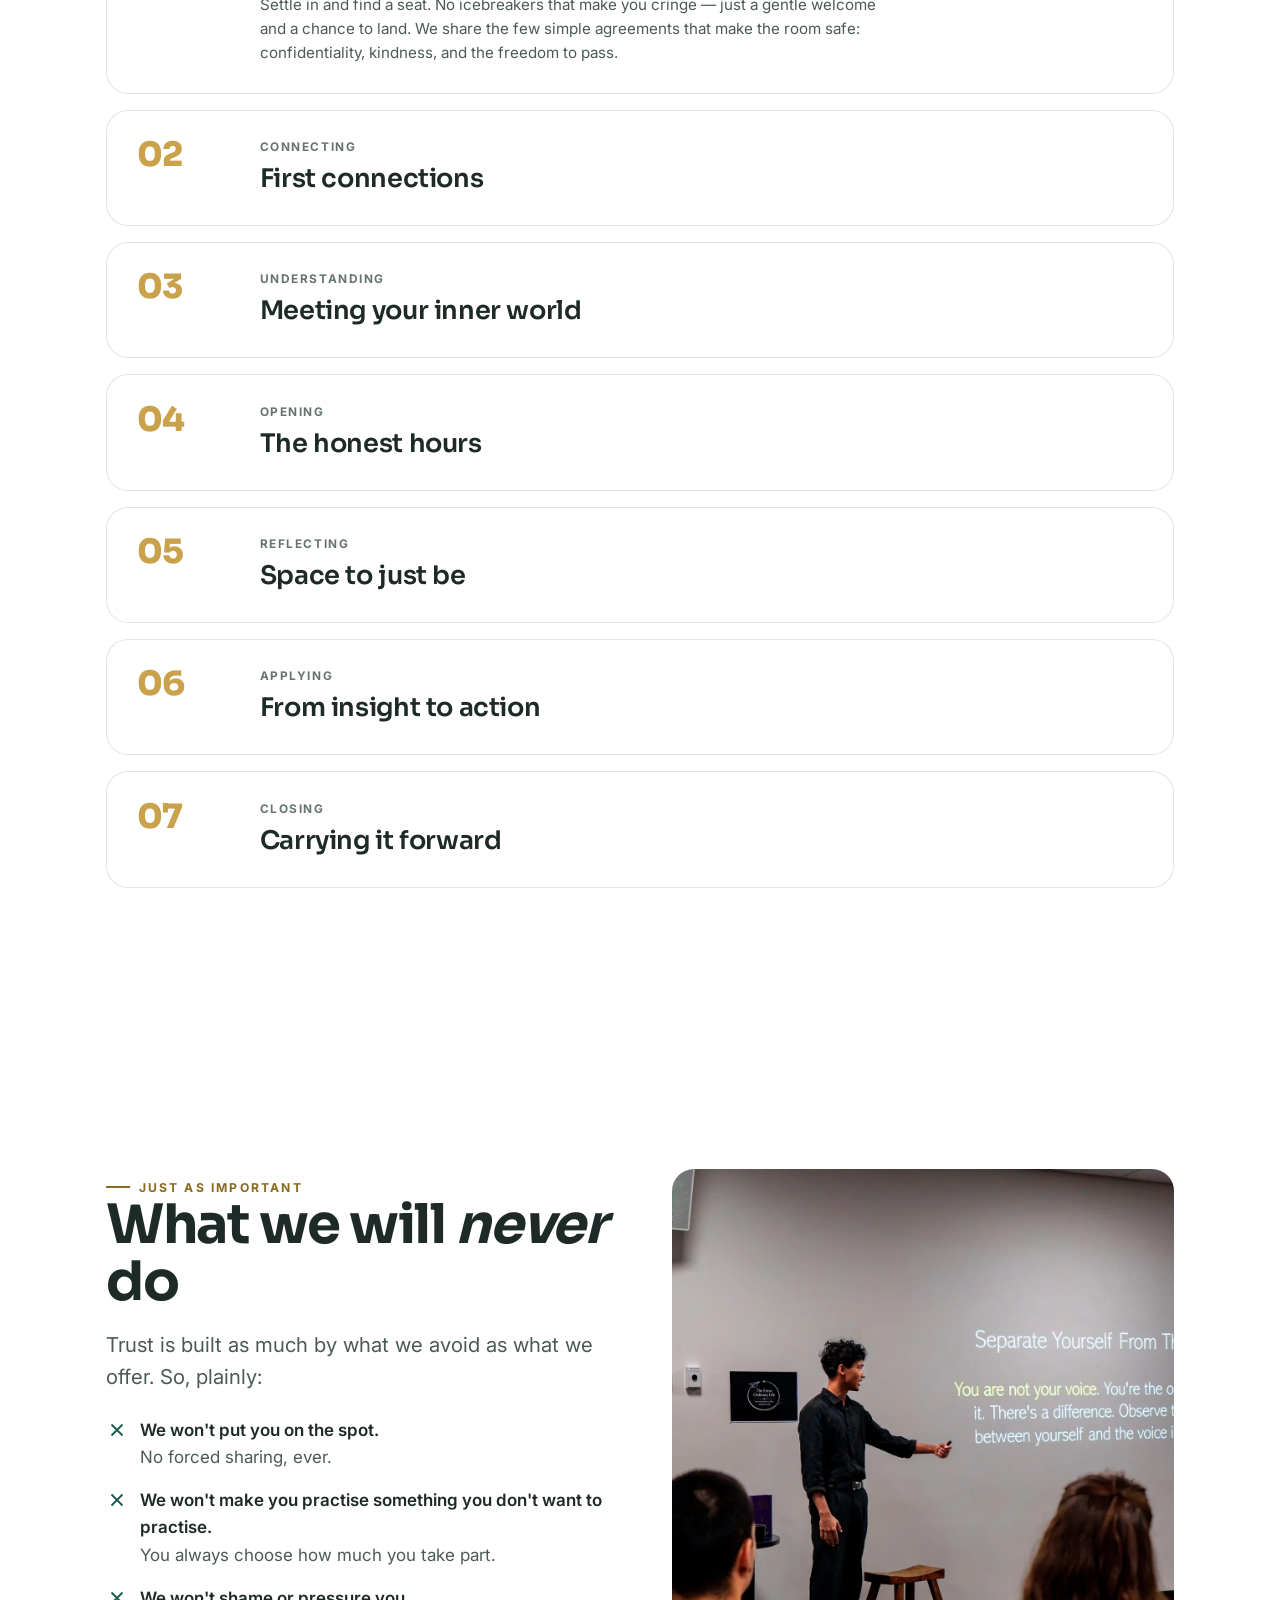
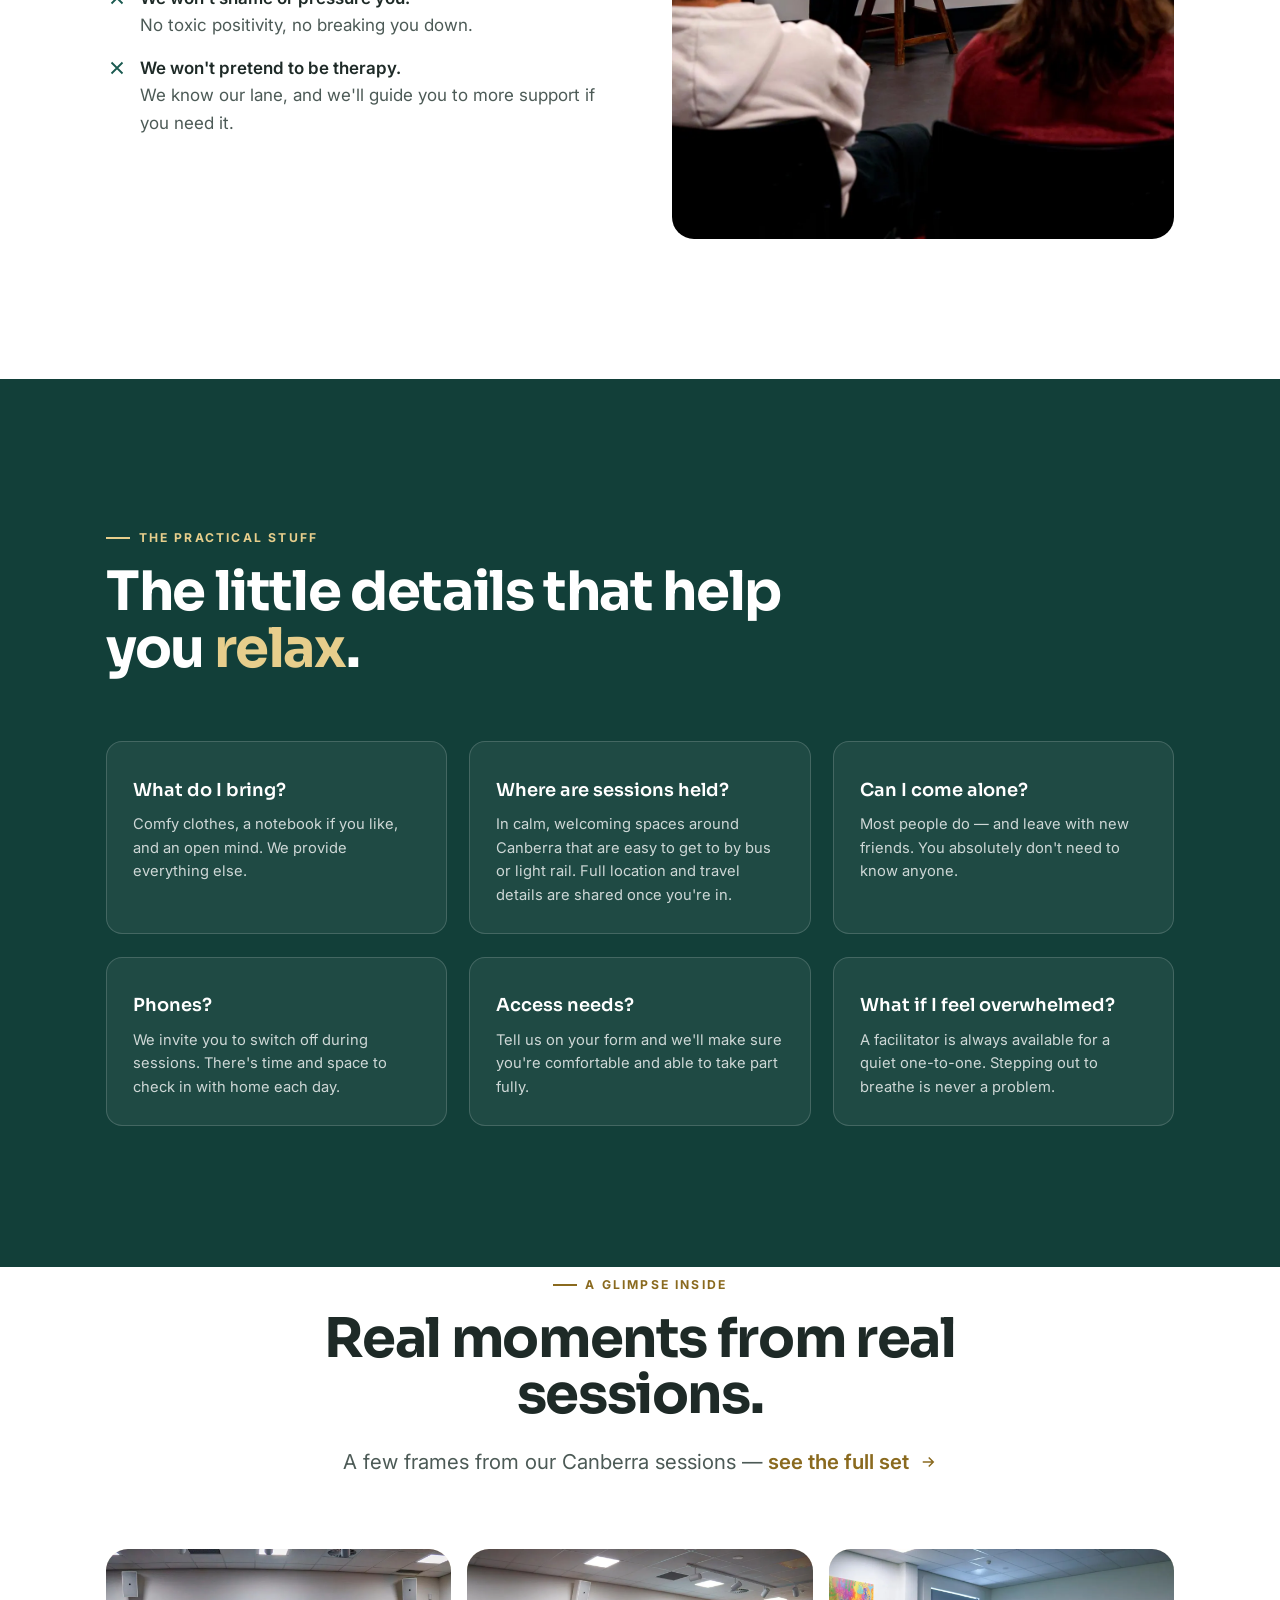
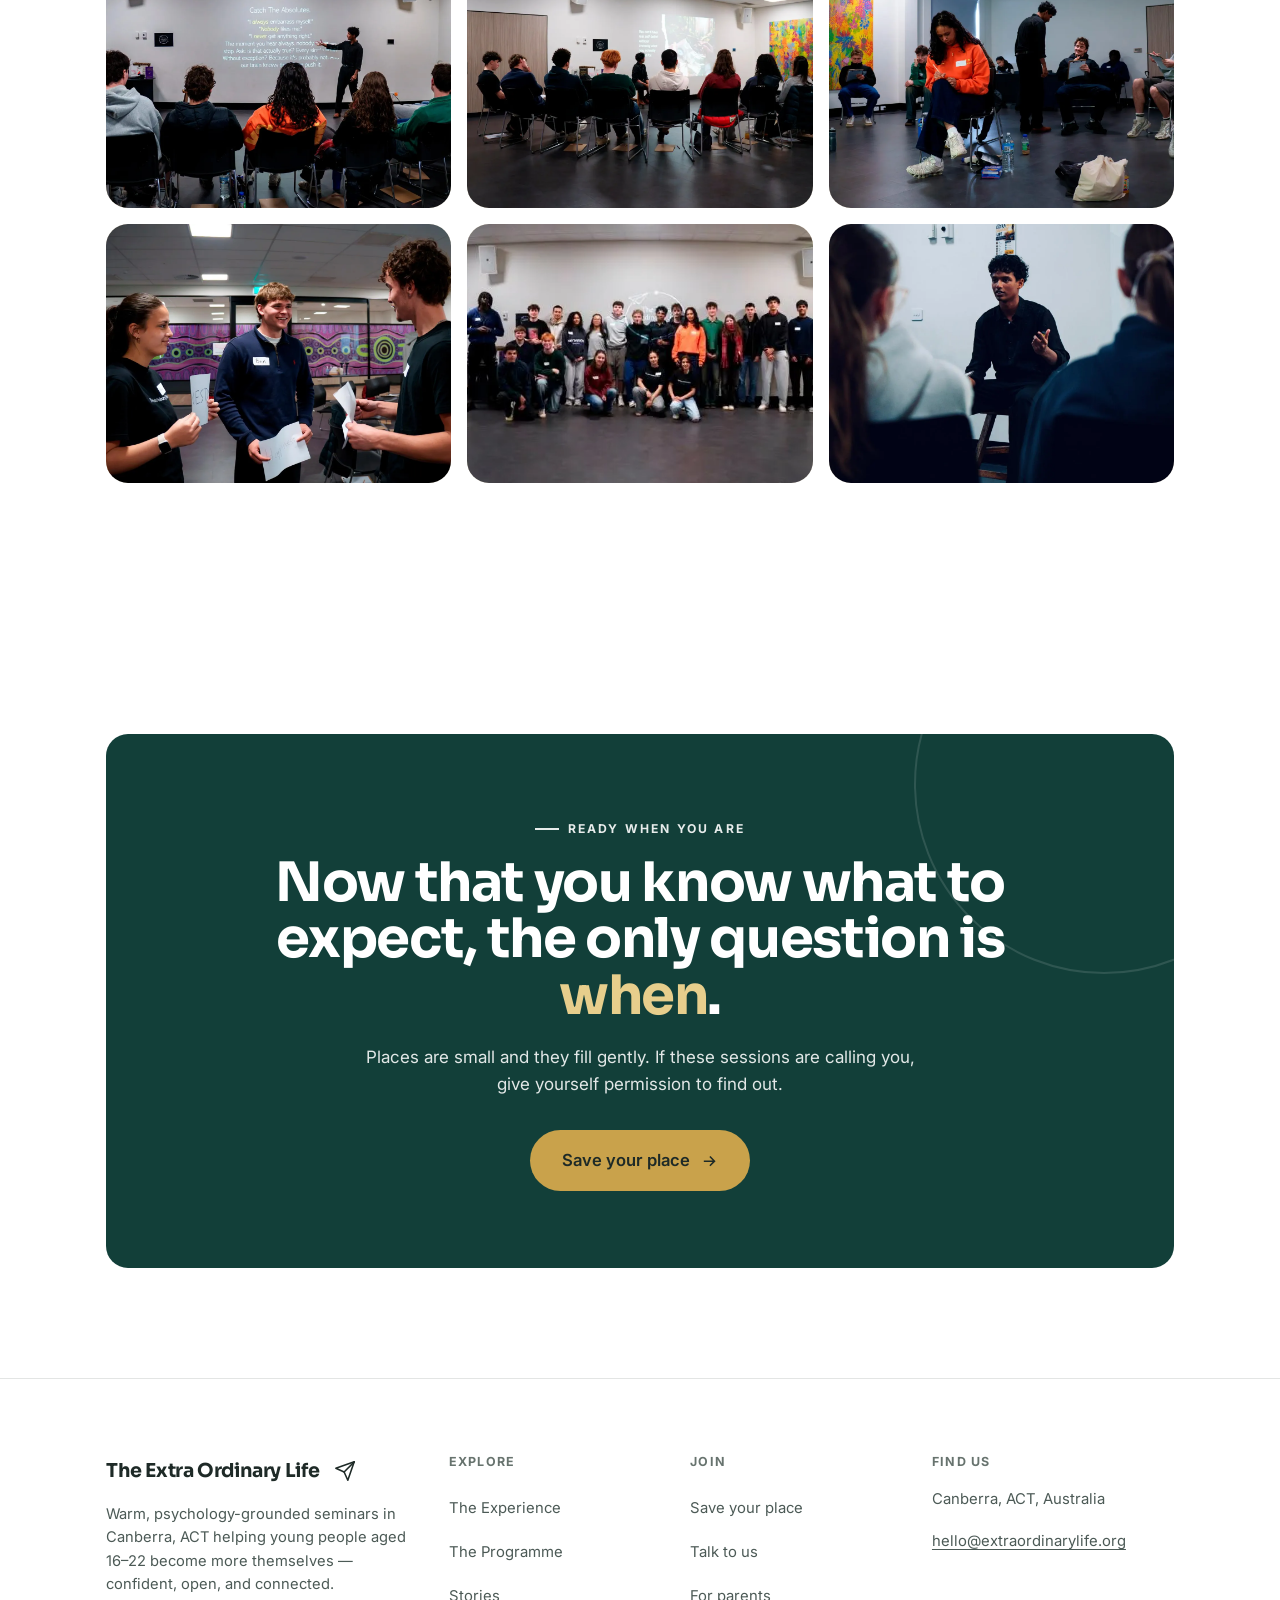
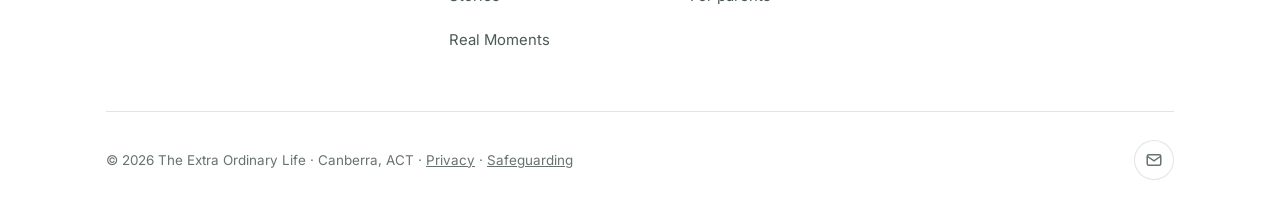
<file: the-experience.html>
<!DOCTYPE html>
<html lang="en-AU">
<head>
  <meta charset="UTF-8" />
  <meta name="viewport" content="width=device-width, initial-scale=1.0" />
  <title>The Experience — What a Session Feels Like | Canberra</title>
  <meta name="description" content="What our Canberra sessions for 16–22 year olds actually feel like, step by step — gentle, safe, confidential, and grounded in psychology." />
  <link rel="canonical" href="https://theextraordinary.life/the-experience.html" />
  <meta name="robots" content="index, follow, max-image-preview:large" />
  <meta name="theme-color" content="#1E2A27" />
  <meta name="geo.region" content="AU-ACT" />
  <meta name="geo.placename" content="Canberra" />

  <!-- Open Graph -->
  <meta property="og:type" content="article" />
  <meta property="og:site_name" content="The Extra Ordinary Life" />
  <meta property="og:locale" content="en_AU" />
  <meta property="og:url" content="https://theextraordinary.life/the-experience.html" />
  <meta property="og:title" content="The Experience — What a Session Feels Like | Canberra" />
  <meta property="og:description" content="What our Canberra sessions for 16–22 year olds actually feel like, step by step — gentle, safe, confidential, and grounded in psychology." />
  <meta property="og:image" content="https://theextraordinary.life/assets/img/og-cover.jpg" />
  <meta property="og:image:width" content="1200" />
  <meta property="og:image:height" content="630" />
  <meta property="og:image:alt" content="Young people in conversation at an Extra Ordinary Life session in Canberra" />

  <!-- Twitter -->
  <meta name="twitter:card" content="summary_large_image" />
  <meta name="twitter:title" content="The Experience — What a Session Feels Like | Canberra" />
  <meta name="twitter:description" content="What our Canberra sessions for 16–22 year olds actually feel like, step by step — gentle, safe, confidential, and grounded in psychology." />
  <meta name="twitter:image" content="https://theextraordinary.life/assets/img/og-cover.jpg" />
  <link rel="preconnect" href="https://fonts.googleapis.com" />
  <link rel="preconnect" href="https://fonts.gstatic.com" crossorigin />
  <link rel="stylesheet" href="https://fonts.googleapis.com/css2?family=Sora:wght@400;500;600;700;800&family=Inter:wght@400;500;600;700&display=swap" />
  <link rel="stylesheet" href="assets/css/styles.css" />
  <link rel="icon" href="data:image/svg+xml,%3Csvg xmlns='http://www.w3.org/2000/svg' viewBox='0 0 32 32'%3E%3Crect width='32' height='32' rx='7' fill='%23221E1B'/%3E%3Cpath d='M25 8 12 21l-1-5-6-2 20-6z' fill='none' stroke='%23fff' stroke-width='1.6' stroke-linejoin='round'/%3E%3C/svg%3E" />

  <script type="application/ld+json">
  {
    "@context": "https://schema.org",
    "@graph": [
      {
        "@type": [
          "LocalBusiness",
          "EducationalOrganization"
        ],
        "@id": "https://theextraordinary.life/#organization",
        "name": "The Extra Ordinary Life",
        "url": "https://theextraordinary.life/",
        "email": "hello@extraordinarylife.org",
        "image": "https://theextraordinary.life/assets/img/og-cover.jpg",
        "logo": "https://theextraordinary.life/assets/img/og-cover.jpg",
        "description": "Psychology-grounded self-development seminars for 16–22 year olds in Canberra, ACT — building self-belief, perspective, connection and purpose.",
        "priceRange": "Free",
        "address": {
          "@type": "PostalAddress",
          "addressLocality": "Canberra",
          "addressRegion": "ACT",
          "addressCountry": "AU"
        },
        "areaServed": [
          {
            "@type": "City",
            "name": "Canberra"
          },
          {
            "@type": "AdministrativeArea",
            "name": "Australian Capital Territory"
          }
        ],
        "founder": {
          "@type": "Person",
          "name": "Prem"
        },
        "audience": {
          "@type": "PeopleAudience",
          "suggestedMinAge": 16,
          "suggestedMaxAge": 22
        },
        "knowsAbout": [
          "Youth self-development",
          "Self-belief",
          "Emotional regulation",
          "Youth mental wellbeing",
          "Personal development for young adults"
        ]
      },
      {
        "@type": "BreadcrumbList",
        "itemListElement": [
          {
            "@type": "ListItem",
            "position": 1,
            "name": "Home",
            "item": "https://theextraordinary.life/"
          },
          {
            "@type": "ListItem",
            "position": 2,
            "name": "The Experience",
            "item": "https://theextraordinary.life/the-experience.html"
          }
        ]
      }
    ]
  }
  </script>
</head>
<body>
  <a class="skip-link" href="#main">Skip to main content</a>

  <div class="announce">Sessions held with care in Canberra <span class="dot">&bull;</span> 16&ndash;22 year olds <span class="dot">&bull;</span> Free to attend <span class="dot">&bull;</span> <a href="apply.html">Save your place &rarr;</a></div>

  <header class="site-header">
    <div class="wrap nav">
      <a href="index.html" class="brand" aria-label="The Extra Ordinary Life home">The Extra Ordinary&nbsp;Life<svg class="plane" viewBox="0 0 24 24" fill="none" stroke="currentColor" stroke-width="1.7" stroke-linecap="round" stroke-linejoin="round" aria-hidden="true"><path d="M22 2 11 13"/><path d="M22 2l-7 20-4-9-9-4 20-7z"/></svg></a>
      <nav class="nav-links" aria-label="Primary">
        <a href="the-experience.html">The Experience</a>
        <a href="the-programme.html">The Programme</a>
        <a href="stories.html">Stories</a>
        <a href="real-moments.html">Real Moments</a>
      </nav>
      <div class="nav-cta">
        <a href="apply.html" class="btn btn-primary">Save your place<svg viewBox="0 0 24 24" fill="none" stroke="currentColor" stroke-width="2"><path d="M5 12h14M13 6l6 6-6 6"/></svg></a>
        <button class="nav-toggle" aria-label="Open menu" aria-expanded="false"><span></span><span></span><span></span></button>
      </div>
    </div>
  </header>

  <div class="mobile-menu">
    <a href="the-experience.html">The Experience</a>
    <a href="the-programme.html">The Programme</a>
    <a href="stories.html">Stories</a>
    <a href="real-moments.html">Real Moments</a>
    <a href="apply.html" class="btn btn-coral">Save your place</a>
  </div>

  <main id="main">

  <!-- Page hero -->
  <section class="page-hero">
    <div class="hero-gradient" aria-hidden="true"></div>
    <div class="wrap">
      <p class="breadcrumb reveal"><a href="index.html">Home</a> / The Experience</p>
      <span class="eyebrow reveal">The Experience</span>
      <h1 class="reveal d1">Sessions that feel like coming home to yourself.</h1>
      <p class="lead reveal d2">We know "seminar" can sound intimidating. So here's the honest, unglamorous truth of what actually happens at our Canberra sessions — so you can walk in already knowing you're safe.</p>
    </div>
  </section>

  <!-- What to expect quick facts -->
  <section class="section-pad" style="padding-top:clamp(30px,5vw,60px);">
    <div class="wrap">
      <div class="pillars-grid">
        <div class="pillar reveal"><div class="badge bg-peach"><svg viewBox="0 0 24 24" fill="none" stroke="currentColor"><circle cx="12" cy="12" r="9"/><path d="M12 7v5l3 2"/></svg></div><h3>A series of sessions</h3><p>Unhurried and spacious — long enough to go deep, gentle enough to feel doable.</p></div>
        <div class="pillar reveal d1"><div class="badge bg-sage"><svg viewBox="0 0 24 24" fill="none" stroke="currentColor"><path d="M17 21v-2a4 4 0 00-4-4H5a4 4 0 00-4 4v2"/><circle cx="9" cy="7" r="4"/><path d="M23 21v-2a4 4 0 00-3-3.87"/></svg></div><h3>Up to 40 people</h3><p>Big enough for energy, small enough that you're a person, not a face in a crowd.</p></div>
        <div class="pillar reveal d2"><div class="badge bg-lilac"><svg viewBox="0 0 24 24" fill="none" stroke="currentColor"><path d="M3 11h18M5 11a7 7 0 0114 0M12 3v2M4 21h16"/></svg></div><h3>Everything provided</h3><p>Materials and a welcoming space. Just bring yourself.</p></div>
      </div>
    </div>
  </section>

  <!-- Detailed journey -->
  <section class="journey section-pad">
    <div class="wrap">
      <div class="section-head reveal">
        <span class="eyebrow">Hour by hour</span>
        <h2>The shape of the sessions</h2>
        <p class="lead">Nothing is a surprise. You'll always know what's coming, and you're free to step out and breathe whenever you need.</p>
      </div>
      <div class="journey-track">
        <div class="journey-step reveal"><span class="num">01</span><div><p class="when">Arriving</p><h3>Arrive &amp; exhale</h3><p>Settle in and find a seat. No icebreakers that make you cringe — just a gentle welcome and a chance to land. We share the few simple agreements that make the room safe: confidentiality, kindness, and the freedom to pass.</p></div></div>
        <div class="journey-step reveal"><span class="num">02</span><div><p class="when">Connecting</p><h3>First connections</h3><p>You'll meet your small group — the handful of people you'll move through the sessions with. Before long, the room already feels a little less unfamiliar.</p></div></div>
        <div class="journey-step reveal"><span class="num">03</span><div><p class="when">Understanding</p><h3>Meeting your inner world</h3><p>Through reflective exercises, journalling and guided conversation, you'll start mapping your own patterns — what drives you, what holds you back, where your confidence quietly leaks away. It's curious and kind, never clinical.</p></div></div>
        <div class="journey-step reveal"><span class="num">04</span><div><p class="when">Opening</p><h3>The honest hours</h3><p>This is the heart of it. In the safety of your small group, you'll practise saying true things out loud — and discover what it feels like to be met with warmth instead of judgement. We pace this gently. Tears are welcome; so is laughter.</p></div></div>
        <div class="journey-step reveal"><span class="num">05</span><div><p class="when">Reflecting</p><h3>Space to just be</h3><p>A softer session — music, quiet corners, optional sharing. No phones pinging, no pressure to perform. Many people say this is when the weight really lifts.</p></div></div>
        <div class="journey-step reveal"><span class="num">06</span><div><p class="when">Applying</p><h3>From insight to action</h3><p>We turn what you've felt into something you can live. You'll leave with practical, psychology-backed tools for confidence, emotions, boundaries and relationships — plus a personal next step that's actually yours.</p></div></div>
        <div class="journey-step reveal"><span class="num">07</span><div><p class="when">Closing</p><h3>Carrying it forward</h3><p>A closing circle, a few promises kept, and goodbyes that don't feel like endings. You'll leave with tools, direction, and a group of people who genuinely know you — and who you can lean on long after.</p></div></div>
      </div>
    </div>
  </section>

  <!-- Split: what we won't do -->
  <section class="section-pad">
    <div class="wrap split reverse">
      <div class="split-media reveal"><picture><source srcset="assets/img/solo.webp" type="image/webp" /><img src="assets/img/solo.jpeg" alt="A facilitator leading an interactive session" onerror="this.onerror=null;this.src='assets/img/scene-walk.svg'" width="1200" height="1600" decoding="async" /></picture></div>
      <div class="reveal d1">
        <span class="eyebrow">Just as important</span>
        <h2>What we will <em>never</em> do</h2>
        <p class="lead" style="margin:1.2rem 0 1.5rem;">Trust is built as much by what we avoid as what we offer. So, plainly:</p>
        <ul class="check-list">
          <li><svg viewBox="0 0 24 24" fill="none" stroke="currentColor" stroke-width="2"><path d="M18 6L6 18M6 6l12 12"/></svg><span><strong>We won't put you on the spot.</strong> No forced sharing, ever.</span></li>
          <li><svg viewBox="0 0 24 24" fill="none" stroke="currentColor" stroke-width="2"><path d="M18 6L6 18M6 6l12 12"/></svg><span><strong>We won't make you practise something you don't want to practise.</strong> You always choose how much you take part.</span></li>
          <li><svg viewBox="0 0 24 24" fill="none" stroke="currentColor" stroke-width="2"><path d="M18 6L6 18M6 6l12 12"/></svg><span><strong>We won't shame or pressure you.</strong> No toxic positivity, no breaking you down.</span></li>
          <li><svg viewBox="0 0 24 24" fill="none" stroke="currentColor" stroke-width="2"><path d="M18 6L6 18M6 6l12 12"/></svg><span><strong>We won't pretend to be therapy.</strong> We know our lane, and we'll guide you to more support if you need it.</span></li>
        </ul>
      </div>
    </div>
  </section>

  <!-- Practical band -->
  <section class="empathy section-pad">
    <div class="wrap">
      <div class="section-head reveal">
        <span class="eyebrow">The practical stuff</span>
        <h2>The little details that help you <span class="soft">relax</span>.</h2>
      </div>
      <div class="empathy-grid">
        <div class="feel-card reveal"><p class="q">What do I bring?</p><p>Comfy clothes, a notebook if you like, and an open mind. We provide everything else.</p></div>
        <div class="feel-card reveal d1"><p class="q">Where are sessions held?</p><p>In calm, welcoming spaces around Canberra that are easy to get to by bus or light rail. Full location and travel details are shared once you're in.</p></div>
        <div class="feel-card reveal d2"><p class="q">Can I come alone?</p><p>Most people do — and leave with new friends. You absolutely don't need to know anyone.</p></div>
        <div class="feel-card reveal"><p class="q">Phones?</p><p>We invite you to switch off during sessions. There's time and space to check in with home each day.</p></div>
        <div class="feel-card reveal d1"><p class="q">Access needs?</p><p>Tell us on your form and we'll make sure you're comfortable and able to take part fully.</p></div>
        <div class="feel-card reveal d2"><p class="q">What if I feel overwhelmed?</p><p>A facilitator is always available for a quiet one-to-one. Stepping out to breathe is never a problem.</p></div>
      </div>
    </div>
  </section>

  <!-- Glimpse gallery -->
  <section class="section-pad" style="padding-top:0;">
    <div class="wrap">
      <div class="section-head center reveal">
        <span class="eyebrow">A glimpse inside</span>
        <h2 style="margin-top:1rem;">Real moments from real sessions.</h2>
        <p class="lead" style="margin-top:1rem;">A few frames from our Canberra sessions &mdash; <a href="real-moments.html" class="link-arrow">see the full set
          <svg viewBox="0 0 24 24" width="18" height="18" fill="none" stroke="currentColor" stroke-width="2"><path d="M5 12h14M13 6l6 6-6 6"/></svg></a></p>
      </div>
      <div class="photo-gallery reveal">
        <figure><picture><source srcset="assets/img/group4.webp" type="image/webp" /><img src="assets/img/group4.jpeg" alt="Young people taking part in a session" loading="lazy" onerror="this.closest('figure').style.display='none'" width="1400" height="933" decoding="async" /></picture></figure>
        <figure><picture><source srcset="assets/img/group5.webp" type="image/webp" /><img src="assets/img/group5.jpeg" alt="A group activity during a session" loading="lazy" onerror="this.closest('figure').style.display='none'" width="1400" height="933" decoding="async" /></picture></figure>
        <figure><picture><source srcset="assets/img/group6.webp" type="image/webp" /><img src="assets/img/group6.jpeg" alt="Young people in conversation" loading="lazy" onerror="this.closest('figure').style.display='none'" width="1400" height="933" decoding="async" /></picture></figure>
        <figure><picture><source srcset="assets/img/group7.webp" type="image/webp" /><img src="assets/img/group7.jpeg" alt="Participants during a session" loading="lazy" onerror="this.closest('figure').style.display='none'" width="1400" height="933" decoding="async" /></picture></figure>
        <figure><picture><source srcset="assets/img/group8.webp" type="image/webp" /><img src="assets/img/group8.jpeg" alt="A moment from a session" loading="lazy" onerror="this.closest('figure').style.display='none'" width="540" height="360" decoding="async" /></picture></figure>
        <figure><picture><source srcset="assets/img/solo2.webp" type="image/webp" /><img src="assets/img/solo2.jpeg" alt="The facilitator during a session" loading="lazy" onerror="this.closest('figure').style.display='none'" width="1200" height="1600" decoding="async" /></picture></figure>
      </div>
    </div>
  </section>

  <!-- CTA -->
  <section class="wrap" style="padding-block:clamp(60px,9vw,110px);">
    <div class="cta-final reveal">
      <span class="band-ring r1" aria-hidden="true"></span>
      <span class="eyebrow">Ready when you are</span>
      <h2 style="margin-top:1rem;">Now that you know what to expect, the only question is <span class="accent">when</span>.</h2>
      <p>Places are small and they fill gently. If these sessions are calling you, give yourself permission to find out.</p>
      <a href="apply.html" class="btn btn-gold btn-lg">Save your place<svg viewBox="0 0 24 24" fill="none" stroke="currentColor" stroke-width="2"><path d="M5 12h14M13 6l6 6-6 6"/></svg></a>
    </div>
  </section>

  </main>

  <footer class="site-footer">
    <div class="wrap">
      <div class="footer-top">
        <div class="footer-brand">
          <a href="index.html" class="brand" aria-label="The Extra Ordinary Life home">The Extra Ordinary&nbsp;Life<svg class="plane" viewBox="0 0 24 24" fill="none" stroke="currentColor" stroke-width="1.7" stroke-linecap="round" stroke-linejoin="round" aria-hidden="true"><path d="M22 2 11 13"/><path d="M22 2l-7 20-4-9-9-4 20-7z"/></svg></a>
          <p>Warm, psychology-grounded seminars in Canberra, ACT helping young people aged 16–22 become more themselves — confident, open, and connected.</p>
        </div>
        <div class="footer-col"><h4>Explore</h4><a href="the-experience.html">The Experience</a><a href="the-programme.html">The Programme</a><a href="stories.html">Stories</a><a href="real-moments.html">Real Moments</a></div>
        <div class="footer-col"><h4>Join</h4><a href="apply.html">Save your place</a><a href="apply.html#contact">Talk to us</a><a href="the-programme.html#parents">For parents</a></div>
        <div class="footer-col footer-contact"><h4>Find us</h4>
          <address>
            <span class="locality">Canberra, ACT, Australia</span>
            <a href="mailto:hello@extraordinarylife.org">hello@extraordinarylife.org</a>
          </address>
        </div>
      </div>
      <div class="footer-bottom">
        <span>© <span data-year>2026</span> The Extra Ordinary Life · Canberra, ACT · <a href="privacy.html" style="text-decoration:underline;">Privacy</a> · <a href="safeguarding.html" style="text-decoration:underline;">Safeguarding</a></span>
        <div class="socials"><a href="mailto:hello@extraordinarylife.org" aria-label="Email The Extra Ordinary Life"><svg viewBox="0 0 24 24" fill="none" stroke="currentColor" stroke-width="2"><rect x="3" y="5" width="18" height="14" rx="2"/><path d="M3 7l9 6 9-6"/></svg></a></div>
      </div>
    </div>
  </footer>

  <script src="assets/js/main.js"></script>
</body>
</html>
</file>
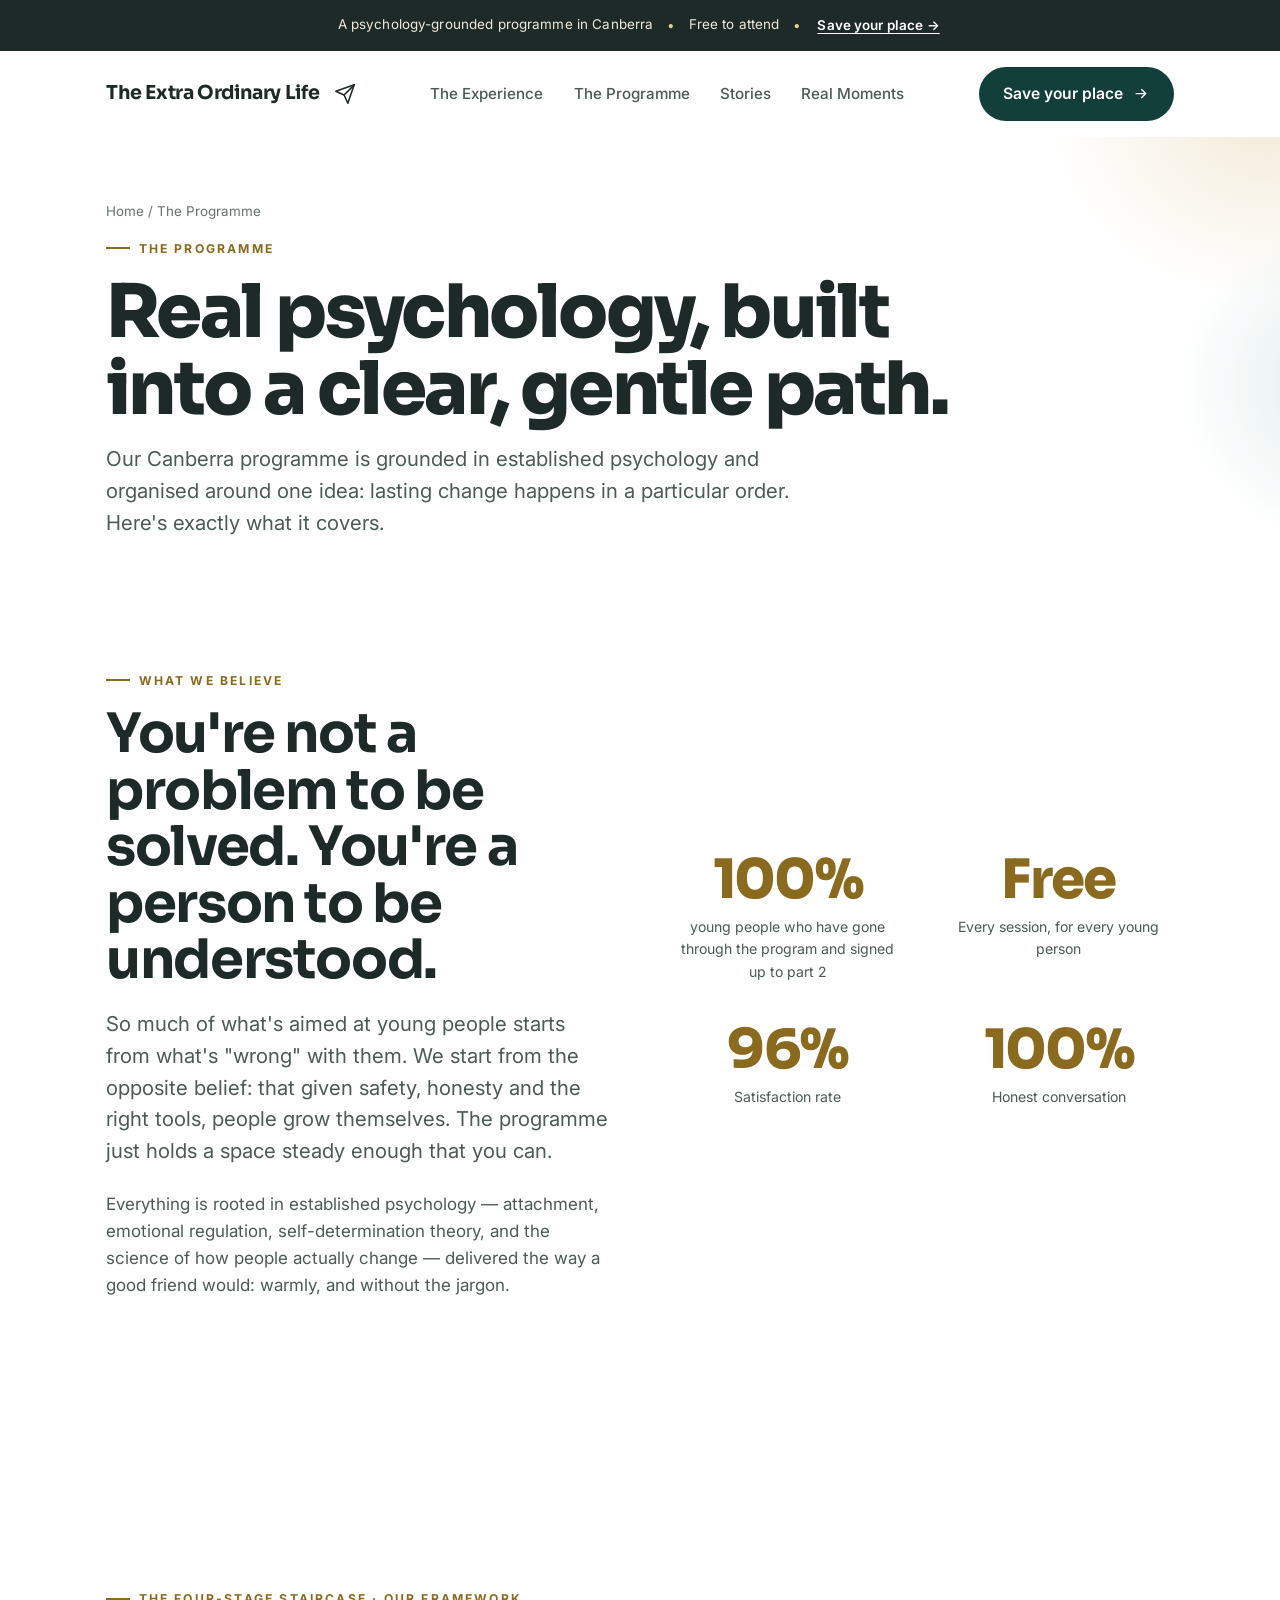
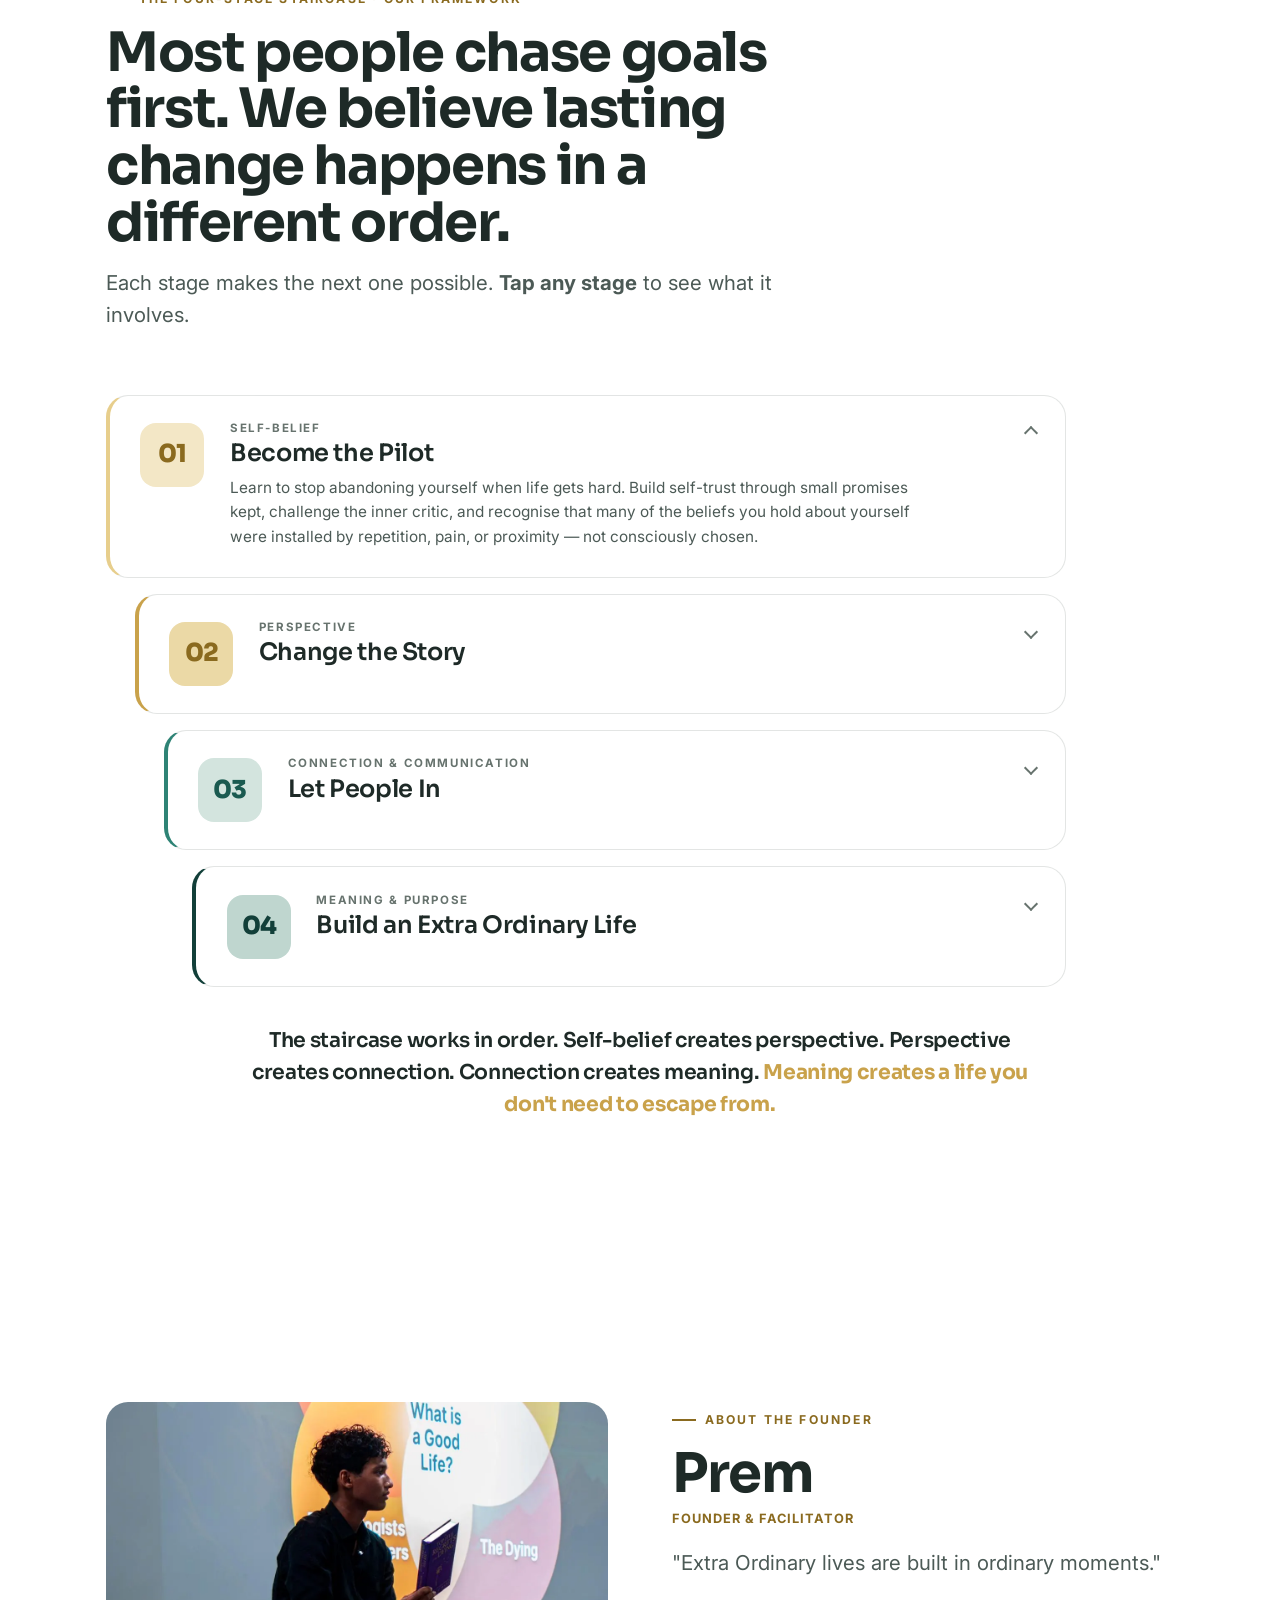
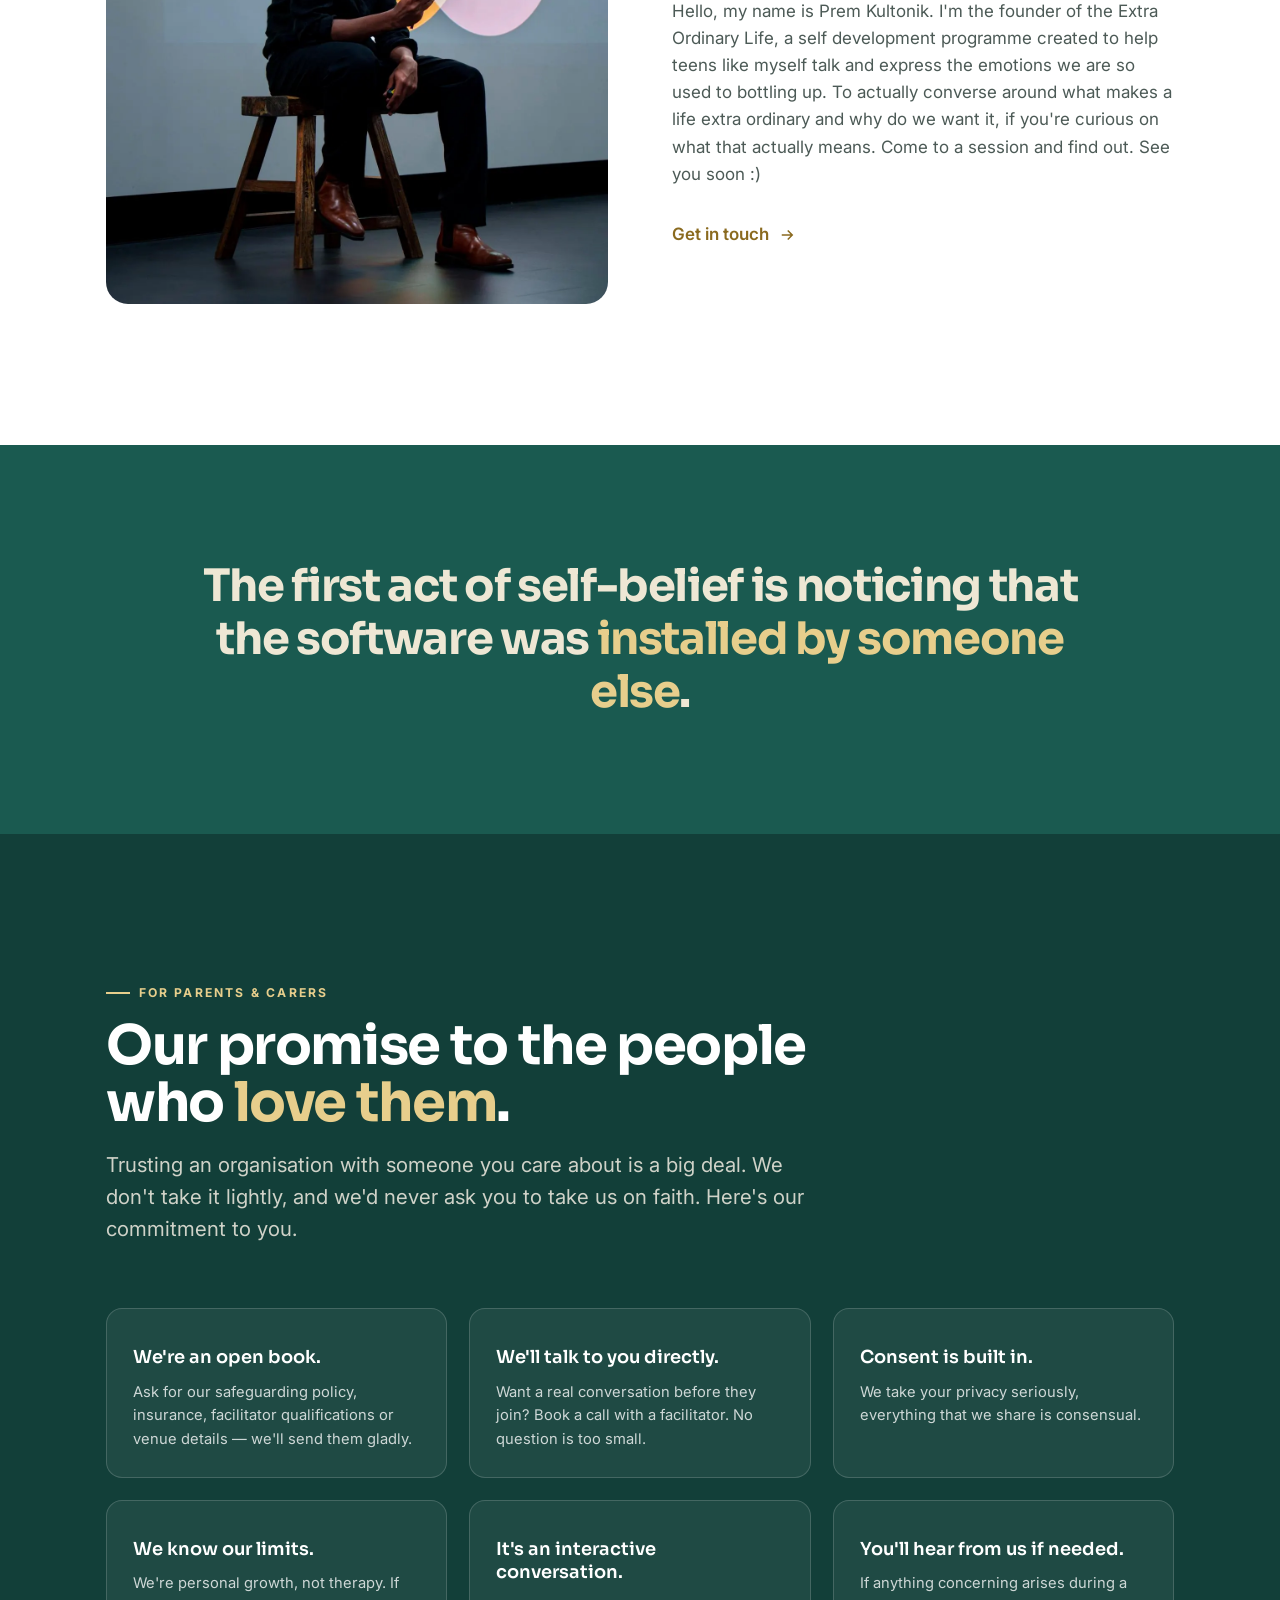
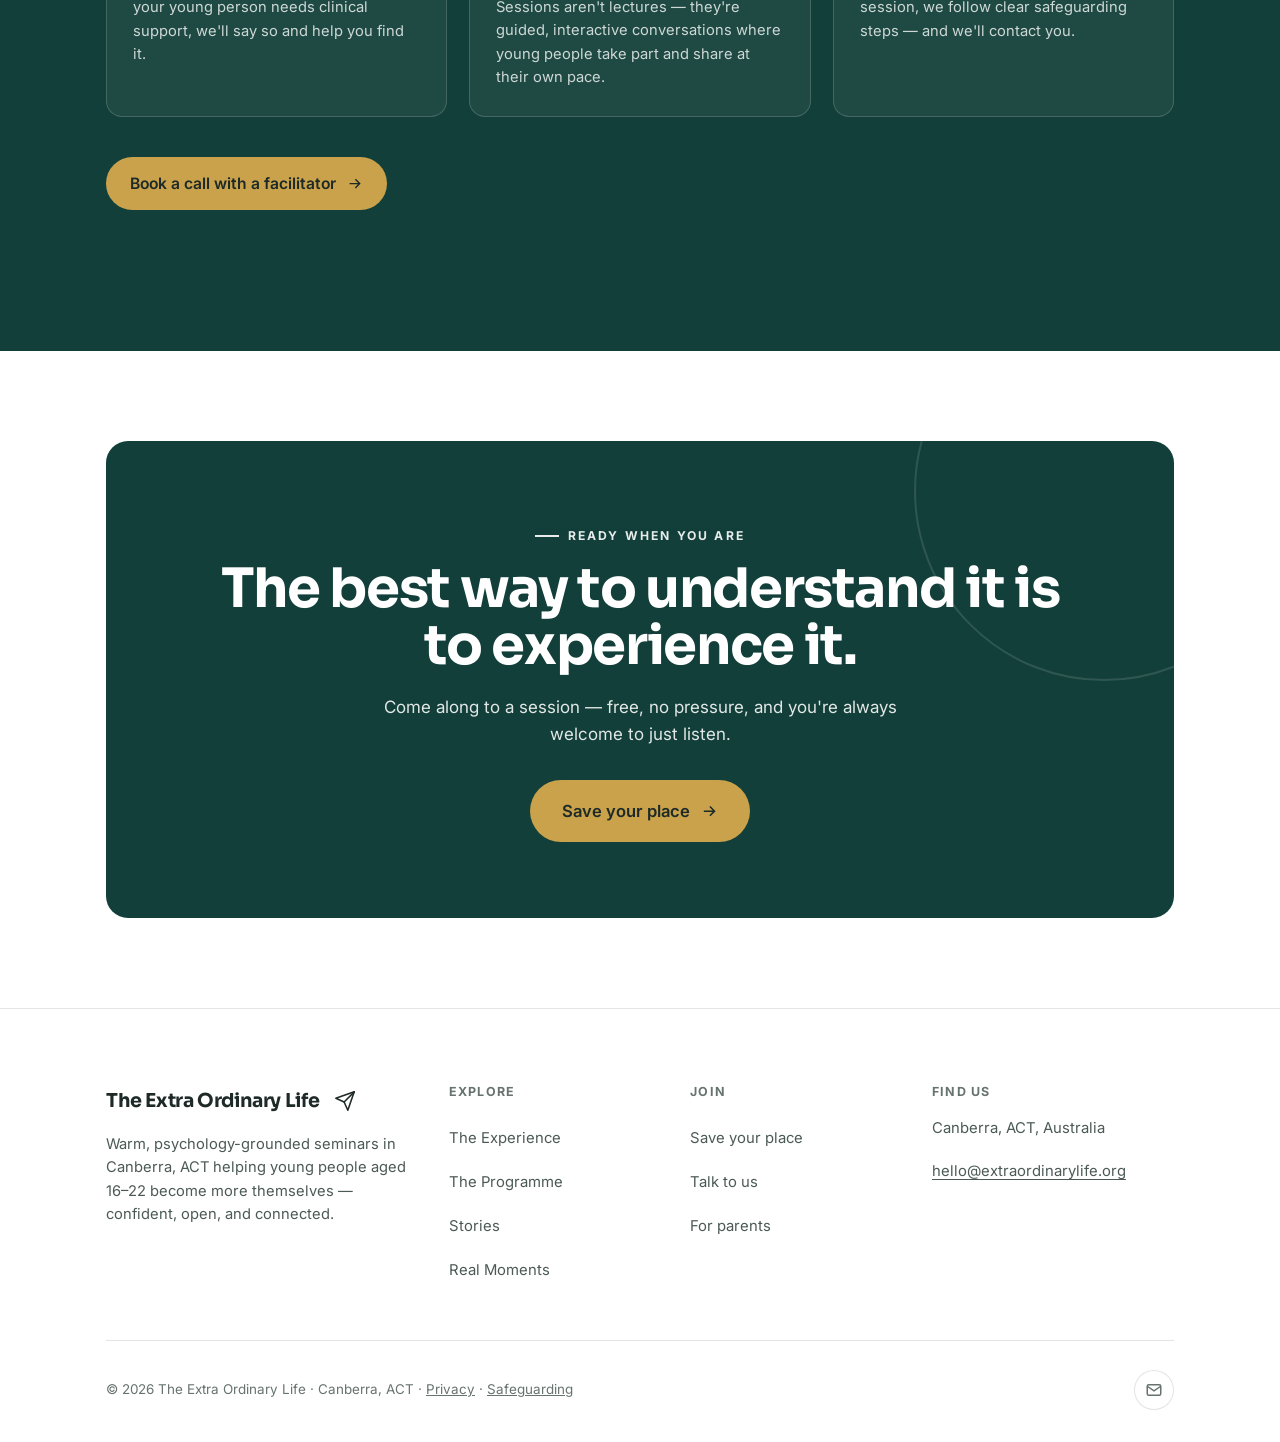
<file: the-programme.html>
<!DOCTYPE html>
<html lang="en-AU">
<head>
  <meta charset="UTF-8" />
  <meta name="viewport" content="width=device-width, initial-scale=1.0" />
  <title>The Programme — The Four-Stage Staircase | Canberra</title>
  <meta name="description" content="The psychology behind our Canberra youth programme: the Four-Stage Staircase, how sessions work, our principles, and our promise to ACT families." />
  <link rel="canonical" href="https://theextraordinary.life/the-programme.html" />
  <meta name="robots" content="index, follow, max-image-preview:large" />
  <meta name="theme-color" content="#1E2A27" />
  <meta name="geo.region" content="AU-ACT" />
  <meta name="geo.placename" content="Canberra" />

  <!-- Open Graph -->
  <meta property="og:type" content="article" />
  <meta property="og:site_name" content="The Extra Ordinary Life" />
  <meta property="og:locale" content="en_AU" />
  <meta property="og:url" content="https://theextraordinary.life/the-programme.html" />
  <meta property="og:title" content="The Programme — The Four-Stage Staircase | Canberra" />
  <meta property="og:description" content="The psychology behind our Canberra youth programme: the Four-Stage Staircase, how sessions work, our principles, and our promise to ACT families." />
  <meta property="og:image" content="https://theextraordinary.life/assets/img/og-cover.jpg" />
  <meta property="og:image:width" content="1200" />
  <meta property="og:image:height" content="630" />
  <meta property="og:image:alt" content="Young people in conversation at an Extra Ordinary Life session in Canberra" />

  <!-- Twitter -->
  <meta name="twitter:card" content="summary_large_image" />
  <meta name="twitter:title" content="The Programme — The Four-Stage Staircase | Canberra" />
  <meta name="twitter:description" content="The psychology behind our Canberra youth programme: the Four-Stage Staircase, how sessions work, our principles, and our promise to ACT families." />
  <meta name="twitter:image" content="https://theextraordinary.life/assets/img/og-cover.jpg" />
  <link rel="preconnect" href="https://fonts.googleapis.com" />
  <link rel="preconnect" href="https://fonts.gstatic.com" crossorigin />
  <link rel="stylesheet" href="https://fonts.googleapis.com/css2?family=Sora:wght@400;500;600;700;800&family=Inter:wght@400;500;600;700&display=swap" />
  <link rel="stylesheet" href="assets/css/styles.css" />
  <link rel="icon" href="data:image/svg+xml,%3Csvg xmlns='http://www.w3.org/2000/svg' viewBox='0 0 32 32'%3E%3Crect width='32' height='32' rx='7' fill='%23221E1B'/%3E%3Cpath d='M25 8 12 21l-1-5-6-2 20-6z' fill='none' stroke='%23fff' stroke-width='1.6' stroke-linejoin='round'/%3E%3C/svg%3E" />

  <script type="application/ld+json">
  {
    "@context": "https://schema.org",
    "@graph": [
      {
        "@type": [
          "LocalBusiness",
          "EducationalOrganization"
        ],
        "@id": "https://theextraordinary.life/#organization",
        "name": "The Extra Ordinary Life",
        "url": "https://theextraordinary.life/",
        "email": "hello@extraordinarylife.org",
        "image": "https://theextraordinary.life/assets/img/og-cover.jpg",
        "logo": "https://theextraordinary.life/assets/img/og-cover.jpg",
        "description": "Psychology-grounded self-development seminars for 16–22 year olds in Canberra, ACT — building self-belief, perspective, connection and purpose.",
        "priceRange": "Free",
        "address": {
          "@type": "PostalAddress",
          "addressLocality": "Canberra",
          "addressRegion": "ACT",
          "addressCountry": "AU"
        },
        "areaServed": [
          {
            "@type": "City",
            "name": "Canberra"
          },
          {
            "@type": "AdministrativeArea",
            "name": "Australian Capital Territory"
          }
        ],
        "founder": {
          "@type": "Person",
          "name": "Prem"
        },
        "audience": {
          "@type": "PeopleAudience",
          "suggestedMinAge": 16,
          "suggestedMaxAge": 22
        },
        "knowsAbout": [
          "Youth self-development",
          "Self-belief",
          "Emotional regulation",
          "Youth mental wellbeing",
          "Personal development for young adults"
        ]
      },
      {
        "@type": "Course",
        "@id": "https://theextraordinary.life/#course",
        "name": "The Extra Ordinary Life — Four-Stage Staircase Seminar",
        "description": "A psychology-grounded seminar series for 16–22 year olds in Canberra, built around four foundations: self-belief, perspective, connection and purpose.",
        "provider": {
          "@id": "https://theextraordinary.life/#organization"
        },
        "inLanguage": "en-AU",
        "educationalLevel": "Beginner",
        "teaches": [
          "Self-belief",
          "Perspective taking",
          "Connection and communication",
          "Meaning and purpose"
        ],
        "offers": {
          "@type": "Offer",
          "price": "0",
          "priceCurrency": "AUD",
          "category": "Free",
          "availability": "https://schema.org/InStock",
          "url": "https://theextraordinary.life/apply.html"
        },
        "hasCourseInstance": {
          "@type": "CourseInstance",
          "courseMode": "Onsite",
          "courseWorkload": "PT3H",
          "location": {
            "@type": "Place",
            "name": "Canberra, ACT",
            "address": {
              "@type": "PostalAddress",
              "addressLocality": "Canberra",
              "addressRegion": "ACT",
              "addressCountry": "AU"
            }
          }
        }
      },
      {
        "@type": "BreadcrumbList",
        "itemListElement": [
          {
            "@type": "ListItem",
            "position": 1,
            "name": "Home",
            "item": "https://theextraordinary.life/"
          },
          {
            "@type": "ListItem",
            "position": 2,
            "name": "The Programme",
            "item": "https://theextraordinary.life/the-programme.html"
          }
        ]
      }
    ]
  }
  </script>
</head>
<body>
  <a class="skip-link" href="#main">Skip to main content</a>

  <div class="announce">A psychology-grounded programme in Canberra <span class="dot">&bull;</span> Free to attend <span class="dot">&bull;</span> <a href="apply.html">Save your place &rarr;</a></div>

  <header class="site-header">
    <div class="wrap nav">
      <a href="index.html" class="brand" aria-label="The Extra Ordinary Life home">The Extra Ordinary&nbsp;Life<svg class="plane" viewBox="0 0 24 24" fill="none" stroke="currentColor" stroke-width="1.7" stroke-linecap="round" stroke-linejoin="round" aria-hidden="true"><path d="M22 2 11 13"/><path d="M22 2l-7 20-4-9-9-4 20-7z"/></svg></a>
      <nav class="nav-links" aria-label="Primary">
        <a href="the-experience.html">The Experience</a>
        <a href="the-programme.html">The Programme</a>
        <a href="stories.html">Stories</a>
        <a href="real-moments.html">Real Moments</a>
      </nav>
      <div class="nav-cta">
        <a href="apply.html" class="btn btn-primary">Save your place<svg viewBox="0 0 24 24" fill="none" stroke="currentColor" stroke-width="2"><path d="M5 12h14M13 6l6 6-6 6"/></svg></a>
        <button class="nav-toggle" aria-label="Open menu" aria-expanded="false"><span></span><span></span><span></span></button>
      </div>
    </div>
  </header>

  <div class="mobile-menu">
    <a href="the-experience.html">The Experience</a>
    <a href="the-programme.html">The Programme</a>
    <a href="stories.html">Stories</a>
    <a href="real-moments.html">Real Moments</a>
    <a href="apply.html" class="btn btn-coral">Save your place</a>
  </div>

  <main id="main">

  <!-- Page hero -->
  <section class="page-hero">
    <div class="hero-gradient" aria-hidden="true"></div>
    <div class="wrap">
      <p class="breadcrumb reveal"><a href="index.html">Home</a> / The Programme</p>
      <span class="eyebrow reveal">The Programme</span>
      <h1 class="reveal d1">Real psychology, built into a clear, gentle path.</h1>
      <p class="lead reveal d2">Our Canberra programme is grounded in established psychology and organised around one idea: lasting change happens in a particular order. Here's exactly what it covers.</p>
    </div>
  </section>

  <!-- Belief / philosophy -->
  <section class="section-pad" style="padding-top:clamp(30px,5vw,60px);">
    <div class="wrap split">
      <div class="reveal">
        <span class="eyebrow">What we believe</span>
        <h2 style="margin:1rem 0 1.2rem;">You're not a problem to be solved. You're a person to be understood.</h2>
        <p class="lead" style="margin-bottom:1.5rem;">So much of what's aimed at young people starts from what's "wrong" with them. We start from the opposite belief: that given safety, honesty and the right tools, people grow themselves. The programme just holds a space steady enough that you can.</p>
        <p class="muted">Everything is rooted in established psychology — attachment, emotional regulation, self-determination theory, and the science of how people actually change — delivered the way a good friend would: warmly, and without the jargon.</p>
      </div>
      <div class="reveal d1">
        <div class="stat-row" style="grid-template-columns:1fr 1fr;gap:2.5rem;">
          <div class="stat"><div class="n">100%</div><div class="l">young people who have gone through the program and signed up to part 2 </div></div>
          <div class="stat"><div class="n">Free</div><div class="l">Every session, for every young person</div></div>
          <div class="stat"><div class="n">96%</div><div class="l">Satisfaction rate</div></div>
          <div class="stat"><div class="n">100%</div><div class="l">Honest conversation</div></div>
        </div>
      </div>
    </div>
  </section>

  <!-- The Four-Stage Staircase (interactive) -->
  <section class="section-pad" style="background:var(--ivory);" id="framework">
    <div class="wrap">
      <div class="section-head reveal">
        <span class="eyebrow">The Four-Stage Staircase · our framework</span>
        <h2 style="margin-block:1rem;">Most people chase goals first. We believe lasting change happens in a different order.</h2>
        <p class="lead">Each stage makes the next one possible. <strong>Tap any stage</strong> to see what it involves.</p>
      </div>
      <div class="stairs climb">
        <div class="stair s1 reveal">
          <div class="step-num">01</div>
          <div class="step-body"><h3><span class="tag">Self-Belief</span>Become the Pilot</h3><p>Learn to stop abandoning yourself when life gets hard. Build self-trust through small promises kept, challenge the inner critic, and recognise that many of the beliefs you hold about yourself were installed by repetition, pain, or proximity — not consciously chosen.</p></div>
        </div>
        <div class="stair s2 reveal">
          <div class="step-num">02</div>
          <div class="step-body"><h3><span class="tag">Perspective</span>Change the Story</h3><p>How you view yourself shapes every decision you make. Explore the difference between familiar thoughts and true thoughts, learn to question the "always," "never," and "nobody" stories your mind tells, and build a fair, honest inner coach instead of an inner enemy.</p></div>
        </div>
        <div class="stair s3 reveal">
          <div class="step-num">03</div>
          <div class="step-body"><h3><span class="tag">Connection &amp; Communication</span>Let People In</h3><p>A good life is built through relationships. Practise vulnerability, learn how to communicate honestly, discover how to find "your people" through shared values rather than performance, and understand why the people who showed up matter more than the people who impressed you.</p></div>
        </div>
        <div class="stair s4 reveal">
          <div class="step-num">04</div>
          <div class="step-body"><h3><span class="tag">Meaning &amp; Purpose</span>Build an Extra Ordinary Life</h3><p>Extra Ordinary lives are often built through ordinary moments approached with attention and meaning. Clarify your values, identify what you stand for, and create a life that feels meaningful even when nobody is watching.</p></div>
        </div>
      </div>
      <p class="stairs-logic reveal">The staircase works in order. Self-belief creates perspective. Perspective creates connection. Connection creates meaning. <span class="arrow">Meaning creates a life you don't need to escape from.</span></p>
    </div>
  </section>

  <!-- About the founder -->
  <section class="section-pad" id="founder">
    <div class="wrap split">
      <div class="split-media reveal" style="aspect-ratio:1/1;">
        <picture><source srcset="assets/img/founder.webp" type="image/webp" /><img src="assets/img/founder.jpeg" alt="Prem, founder of The Extra Ordinary Life" onerror="this.onerror=null;this.src='assets/img/portrait-1.svg'" width="1200" height="1600" decoding="async" /></picture>
      </div>
      <div class="reveal d1">
        <span class="eyebrow">About the founder</span>
        <h2 style="margin:1rem 0 0.4rem;">Prem</h2>
        <p style="font-size:0.8rem;font-weight:700;letter-spacing:0.08em;text-transform:uppercase;color:var(--coral-deep);margin-bottom:1.1rem;">Founder &amp; Facilitator</p>
        <!-- PLACEHOLDER BIO — edit freely. Replace the bracketed bits with Prem's real details. -->
        <p class="lead" style="margin-bottom:1.2rem;"> "Extra Ordinary lives are built in ordinary moments." </p>
        <p class="muted">Hello, my name is Prem Kultonik. I'm the founder of the Extra Ordinary Life, a self development programme created to help teens like myself talk and express the emotions we are so used to bottling up. To actually converse around what makes a life extra ordinary and why do we want it, if you're curious on what that actually means. Come to a session and find out. See you soon :) </p>
        <p style="margin-top:1.6rem;"><a href="apply.html#contact" class="link-arrow">Get in touch
          <svg viewBox="0 0 24 24" width="18" height="18" fill="none" stroke="currentColor" stroke-width="2"><path d="M5 12h14M13 6l6 6-6 6"/></svg></a></p>
      </div>
    </div>
  </section>

  <!-- Pull-quote BANNER BAND -->
  <section class="band band--sage">
    <div class="band-inner">
      <div class="wrap">
        <div class="quote-band reveal">
          <blockquote>The first act of self-belief is noticing that the software was <span class="mk">installed by someone else</span>.</blockquote>
        </div>
      </div>
    </div>
  </section>

  <!-- Parents promise -->
  <section class="empathy section-pad" id="parents">
    <div class="wrap">
      <div class="section-head reveal">
        <span class="eyebrow">For parents &amp; carers</span>
        <h2>Our promise to the people who <span class="soft">love them</span>.</h2>
        <p class="lead">Trusting an organisation with someone you care about is a big deal. We don't take it lightly, and we'd never ask you to take us on faith. Here's our commitment to you.</p>
      </div>
      <div class="empathy-grid">
        <div class="feel-card reveal"><p class="q">We're an open book.</p><p>Ask for our safeguarding policy, insurance, facilitator qualifications or venue details — we'll send them gladly.</p></div>
        <div class="feel-card reveal d1"><p class="q">We'll talk to you directly.</p><p>Want a real conversation before they join? Book a call with a facilitator. No question is too small.</p></div>
        <div class="feel-card reveal d2"><p class="q">Consent is built in.</p><p>We take your privacy seriously, everything that we share is consensual.</p></div>
        <div class="feel-card reveal"><p class="q">We know our limits.</p><p>We're personal growth, not therapy. If your young person needs clinical support, we'll say so and help you find it.</p></div>
        <div class="feel-card reveal d1"><p class="q">It's an interactive conversation.</p><p>Sessions aren't lectures — they're guided, interactive conversations where young people take part and share at their own pace.</p></div>
        <div class="feel-card reveal d2"><p class="q">You'll hear from us if needed.</p><p>If anything concerning arises during a session, we follow clear safeguarding steps — and we'll contact you.</p></div>
      </div>
      <p style="margin-top:2.5rem;" class="reveal"><a href="apply.html#contact" class="btn btn-gold">Book a call with a facilitator<svg viewBox="0 0 24 24" fill="none" stroke="currentColor" stroke-width="2"><path d="M5 12h14M13 6l6 6-6 6"/></svg></a></p>
    </div>
  </section>

  <!-- CTA -->
  <section class="wrap" style="padding-block:clamp(40px,7vw,90px);">
    <div class="cta-final reveal">
      <span class="band-ring r1" aria-hidden="true"></span>
      <span class="eyebrow">Ready when you are</span>
      <h2 style="margin-top:1rem;">The best way to understand it is to experience it.</h2>
      <p>Come along to a session — free, no pressure, and you're always welcome to just listen.</p>
      <a href="apply.html" class="btn btn-gold btn-lg">Save your place<svg viewBox="0 0 24 24" fill="none" stroke="currentColor" stroke-width="2"><path d="M5 12h14M13 6l6 6-6 6"/></svg></a>
    </div>
  </section>

  </main>

  <footer class="site-footer">
    <div class="wrap">
      <div class="footer-top">
        <div class="footer-brand">
          <a href="index.html" class="brand" aria-label="The Extra Ordinary Life home">The Extra Ordinary&nbsp;Life<svg class="plane" viewBox="0 0 24 24" fill="none" stroke="currentColor" stroke-width="1.7" stroke-linecap="round" stroke-linejoin="round" aria-hidden="true"><path d="M22 2 11 13"/><path d="M22 2l-7 20-4-9-9-4 20-7z"/></svg></a>
          <p>Warm, psychology-grounded seminars in Canberra, ACT helping young people aged 16–22 become more themselves — confident, open, and connected.</p>
        </div>
        <div class="footer-col"><h4>Explore</h4><a href="the-experience.html">The Experience</a><a href="the-programme.html">The Programme</a><a href="stories.html">Stories</a><a href="real-moments.html">Real Moments</a></div>
        <div class="footer-col"><h4>Join</h4><a href="apply.html">Save your place</a><a href="apply.html#contact">Talk to us</a><a href="the-programme.html#parents">For parents</a></div>
        <div class="footer-col footer-contact"><h4>Find us</h4>
          <address>
            <span class="locality">Canberra, ACT, Australia</span>
            <a href="mailto:hello@extraordinarylife.org">hello@extraordinarylife.org</a>
          </address>
        </div>
      </div>
      <div class="footer-bottom">
        <span>© <span data-year>2026</span> The Extra Ordinary Life · Canberra, ACT · <a href="privacy.html" style="text-decoration:underline;">Privacy</a> · <a href="safeguarding.html" style="text-decoration:underline;">Safeguarding</a></span>
        <div class="socials"><a href="mailto:hello@extraordinarylife.org" aria-label="Email The Extra Ordinary Life"><svg viewBox="0 0 24 24" fill="none" stroke="currentColor" stroke-width="2"><rect x="3" y="5" width="18" height="14" rx="2"/><path d="M3 7l9 6 9-6"/></svg></a></div>
      </div>
    </div>
  </footer>

  <script src="assets/js/main.js"></script>
</body>
</html>
</file>
<file: assets/css/styles.css>
/* =========================================================
   Extra Ordinary Life — Design System v2
   Minimalist · banner-led · UN Youth-inspired
   Warm palette kept, applied with restraint.
   Built per: anthropics/frontend-design + ui-ux-pro-max.
   ========================================================= */

/* ---------- Fonts ----------
   Display: Sora (bold geometric sans — confident, youthful, minimal)
   Body/UI: Inter (clean, highly legible)
   Loaded via <link> in each page's <head> — an @import here would serialise
   the request behind this stylesheet and block first paint. */

/* ---------- Tokens ---------- */
:root {
  /* Neutrals — white surfaces (white spaces stay white) */
  --ivory:        #FFFFFF;
  --cream:        #F7EDD5;   /* light champagne — used for gold banner bands */
  --sand:         #EFE3C6;   /* soft gold-grey chip */
  --paper:        #FFFFFF;

  /* Ink — deep teal-charcoal */
  --ink:          #1E2A27;
  --ink-soft:     #4C5A56;
  --ink-faint:    #67736E;   /* 4.9:1 on white — AA for normal text */

  /* Gold — primary accent (legacy token names kept) */
  --coral:        #C9A24B;   /* gold */
  --coral-deep:   #8A6A1F;   /* deep gold — text, links, eyebrows */
  --peach:        #E7CE8C;   /* light gold — accent on dark bands */
  --terracotta:   #D9B25E;

  /* Teal — secondary / grounding */
  --sage:         #2E8375;   /* teal mid */
  --sage-deep:    #1A5A50;   /* teal deep — icons, text */
  --teal-deep:    #123F39;   /* darkest teal — banner bands */
  --lilac:        #86B2A9;   /* soft teal */
  --sky:          #A9CFC8;   /* soft teal */

  /* Surfaces */
  --surface:      #FFFFFF;
  --line:         rgba(30, 42, 39, 0.12);
  --line-soft:    rgba(30, 42, 39, 0.07);

  /* Type */
  --display: 'Sora', system-ui, sans-serif;
  --sans:    'Inter', system-ui, -apple-system, 'Segoe UI', sans-serif;

  /* Radius — minimal, consistent */
  --r-sm: 10px;
  --r-md: 16px;
  --r-lg: 22px;
  --r-pill: 999px;

  /* Shadows — flat-first; used rarely */
  --shadow-sm: 0 1px 2px rgba(34,30,27,0.05);
  --shadow-md: 0 10px 30px rgba(34,30,27,0.08);

  /* Layout */
  --maxw: 1180px;
  --gutter: clamp(20px, 5vw, 56px);

  /* Motion */
  --ease: cubic-bezier(0.22, 1, 0.36, 1);
}

/* ---------- Reset ---------- */
*, *::before, *::after { box-sizing: border-box; }
* { margin: 0; padding: 0; }
html { -webkit-text-size-adjust: 100%; scroll-behavior: smooth; }
@media (prefers-reduced-motion: reduce) {
  html { scroll-behavior: auto; }
  *, *::before, *::after { animation-duration: 0.001ms !important; transition-duration: 0.001ms !important; }
}

body {
  font-family: var(--sans);
  color: var(--ink);
  background: var(--paper);
  line-height: 1.6;
  font-size: 17px;
  -webkit-font-smoothing: antialiased;
  text-rendering: optimizeLegibility;
  overflow-x: hidden;
}

img { max-width: 100%; display: block; }
a { color: inherit; text-decoration: none; }
button { font-family: inherit; cursor: pointer; border: none; background: none; }
ul { list-style: none; }

/* Accessibility: clear, consistent focus ring (ui-ux-pro-max P1) */
:focus-visible { outline: 3px solid var(--coral); outline-offset: 3px; border-radius: 4px; }

/* Skip link — first tab stop on every page */
.skip-link {
  position: absolute; left: 0; top: 0; z-index: 200;
  transform: translateY(-120%);
  background: var(--ink); color: #fff;
  padding: 0.9rem 1.4rem; font-weight: 600; font-size: 0.95rem;
  border-radius: 0 0 var(--r-sm) 0;
}
.skip-link:focus { transform: translateY(0); }

/* Visually hidden but available to assistive tech */
.sr-only {
  position: absolute; width: 1px; height: 1px; padding: 0; margin: -1px;
  overflow: hidden; clip: rect(0 0 0 0); white-space: nowrap; border: 0;
}

/* ---------- Typography ----------
   Bold geometric headings, tight tracking — the UN Youth voice. */
h1, h2, h3, h4 { font-family: var(--display); font-weight: 700; line-height: 1.04; letter-spacing: -0.025em; color: var(--ink); }
.display {
  font-size: clamp(2.7rem, 7vw, 5.4rem);
  font-weight: 800;
  line-height: 0.98;
  letter-spacing: -0.035em;
}
h2 { font-size: clamp(2rem, 4.6vw, 3.4rem); font-weight: 700; }
h3 { font-size: clamp(1.25rem, 2.2vw, 1.6rem); font-weight: 600; letter-spacing: -0.015em; }
em, .italic { font-style: italic; }

.eyebrow {
  font-family: var(--sans);
  font-size: 0.76rem;
  font-weight: 700;
  letter-spacing: 0.18em;
  text-transform: uppercase;
  color: var(--coral-deep);
  display: inline-flex;
  align-items: center;
  gap: 0.7em;
}
.eyebrow::before { content: ""; width: 24px; height: 2px; background: currentColor; display: inline-block; }

.lead { font-size: clamp(1.08rem, 1.6vw, 1.3rem); color: var(--ink-soft); line-height: 1.55; font-weight: 400; }
.muted { color: var(--ink-soft); }

/* ---------- Layout helpers ---------- */
.wrap { width: 100%; max-width: var(--maxw); margin-inline: auto; padding-inline: var(--gutter); position: relative; }
.narrow { max-width: 740px; }
section { position: relative; }
.section-pad { padding-block: clamp(72px, 11vw, 148px); }
.center { text-align: center; }
.stack-sm > * + * { margin-top: 1rem; }
.stack > * + * { margin-top: 1.5rem; }

/* ---------- Buttons ---------- */
.btn {
  display: inline-flex; align-items: center; gap: 0.6em;
  font-family: var(--sans); font-weight: 600; font-size: 0.98rem;
  padding: 0.92em 1.55em; border-radius: var(--r-pill); min-height: 48px;
  transition: transform 0.25s var(--ease), background 0.25s var(--ease), color 0.25s var(--ease), border-color 0.25s var(--ease);
  white-space: nowrap;
}
.btn svg { width: 1.1em; height: 1.1em; transition: transform 0.25s var(--ease); }
.btn:hover svg { transform: translateX(3px); }
.btn-primary { background: var(--teal-deep); color: #fff; }
.btn-primary:hover { background: #0C332E; transform: translateY(-2px); }
.btn-coral { background: var(--coral); color: var(--ink); }               /* gold, dark text */
.btn-coral:hover { background: var(--teal-deep); color: #fff; transform: translateY(-2px); }
.btn-gold { background: var(--coral); color: var(--ink); }                /* gold, for dark bands */
.btn-gold:hover { background: #B4892F; transform: translateY(-2px); }
.btn-ghost { background: transparent; color: var(--ink); border: 1.5px solid var(--line); }
.btn-ghost:hover { border-color: var(--ink); transform: translateY(-2px); }
.btn-light { background: #fff; color: var(--ink); }
.btn-light:hover { background: #F1EEE4; transform: translateY(-2px); }
.btn-outline-light { background: transparent; color: #fff; border: 1.5px solid rgba(255,255,255,0.45); }
.btn-outline-light:hover { border-color: #fff; transform: translateY(-2px); }
.btn-lg { padding: 1.05em 1.9em; font-size: 1.04rem; min-height: 56px; }

.link-arrow { display: inline-flex; align-items: center; min-height: 44px; gap: 0.5em; font-weight: 600; color: var(--coral-deep); border-bottom: 2px solid transparent; transition: gap 0.25s var(--ease), border-color 0.25s; }
.link-arrow:hover { gap: 0.85em; border-color: var(--coral); }

/* ---------- Announcement ---------- */
.announce {
  background: var(--ink); color: #F0EADE;
  font-size: 0.84rem; text-align: center; letter-spacing: 0.01em;
  padding: 0.7em var(--gutter); position: relative; z-index: 60;
}
.announce a { color: #fff; text-decoration: underline; text-underline-offset: 3px; font-weight: 600; display: inline-flex; align-items: center; min-height: 32px; padding-inline: 0.2em; }
.announce .dot { color: var(--peach); margin-inline: 0.7em; }

/* ---------- Header ---------- */
.site-header { position: sticky; top: 0; z-index: 50; transition: background 0.35s var(--ease), box-shadow 0.35s var(--ease), padding 0.35s var(--ease); padding-block: 1rem; background: rgba(255,255,255,0); }
.site-header.scrolled { background: rgba(255,255,255,0.9); backdrop-filter: blur(12px); -webkit-backdrop-filter: blur(12px); box-shadow: 0 1px 0 var(--line-soft); padding-block: 0.6rem; }
.nav { display: flex; align-items: center; justify-content: space-between; gap: 2rem; }
.brand { display: inline-flex; align-items: center; gap: 0.55em; font-family: var(--display); font-size: 1.2rem; font-weight: 700; letter-spacing: -0.02em; }
.brand .mark { width: 30px; height: 30px; flex: none; }
.nav-links { display: flex; align-items: center; gap: 1.9rem; }
.nav-links a { font-size: 0.95rem; font-weight: 500; color: var(--ink-soft); transition: color 0.2s; position: relative; display: inline-flex; align-items: center; min-height: 44px; }
.nav-links a:hover { color: var(--ink); }
.nav-links a::after { content:""; position:absolute; left:0; bottom:-5px; height:2px; width:0; background:var(--coral); transition: width 0.25s var(--ease); }
.nav-links a:hover::after { width: 100%; }
.nav-cta { display: flex; align-items: center; gap: 1rem; }
.nav-toggle { display: none; width: 46px; height: 46px; border-radius: var(--r-sm); flex-direction: column; justify-content: center; align-items: center; gap: 5px; }
.nav-toggle span { width: 22px; height: 2px; background: var(--ink); border-radius: 2px; transition: transform 0.3s var(--ease), opacity 0.3s; }
.nav-toggle.open span:nth-child(1) { transform: translateY(7px) rotate(45deg); }
.nav-toggle.open span:nth-child(2) { opacity: 0; }
.nav-toggle.open span:nth-child(3) { transform: translateY(-7px) rotate(-45deg); }

/* ---------- Hero (minimal, type-led) ---------- */
.hero { position: relative; padding-top: clamp(36px, 6vw, 72px); padding-bottom: clamp(56px, 8vw, 104px); overflow: hidden; }
.hero-gradient {
  position: absolute; inset: -25% -10% auto auto; width: 65%; height: 120%;
  background: radial-gradient(50% 50% at 80% 15%, rgba(201,162,75,0.22), transparent 62%),
              radial-gradient(45% 45% at 95% 60%, rgba(30,122,110,0.16), transparent 62%);
  z-index: 0; pointer-events: none;
}
.hero .wrap { display: grid; grid-template-columns: 1.05fr 0.95fr; gap: clamp(2rem, 5vw, 5rem); align-items: stretch; }
.hero-copy { max-width: 640px; }
.hero h1 { margin-block: 1.2rem 1.4rem; }
.hero h1 .accent { color: var(--coral-deep); }
.hero-actions { display: flex; flex-wrap: wrap; gap: 0.8rem; margin-top: 2rem; align-items: center; }
.hero-reassure { display: flex; align-items: center; gap: 0.55em; margin-top: 1.8rem; font-size: 0.9rem; color: var(--ink-soft); }
.hero-reassure svg { width: 18px; height: 18px; color: var(--sage-deep); flex: none; }

.hero-visual { position: relative; min-height: clamp(420px, 46vw, 620px); }
.hero-photo { position: absolute; inset: 0; border-radius: var(--r-lg); overflow: hidden; background: linear-gradient(160deg, var(--peach), var(--sky)); }
.hero-photo img { width: 100%; height: 100%; object-fit: cover; }
.hero-float { position: absolute; background: #fff; border-radius: var(--r-md); box-shadow: var(--shadow-md); padding: 0.85rem 1.05rem; display: flex; align-items: center; gap: 0.7rem; font-size: 0.85rem; font-weight: 600; }
.hero-float.one { left: -5%; bottom: 14%; }
.hero-float.two { right: -4%; top: 10%; }
.hero-float .ico { width: 34px; height: 34px; border-radius: 9px; display: grid; place-items: center; background: #F5EAD0; color: var(--coral-deep); flex: none; }
.hero-float .ico svg { width: 18px; height: 18px; }
.hero-float small { display: block; color: var(--ink-faint); font-weight: 500; font-size: 0.74rem; }

/* ---------- Trust strip ---------- */
.trust { border-block: 1px solid var(--line-soft); }
.trust .wrap { display: grid; grid-template-columns: repeat(4, 1fr); gap: clamp(1rem,3vw,2.5rem); padding-block: 2.2rem; }
.trust-item { display: flex; gap: 0.8rem; align-items: flex-start; }
.trust-item .ico { width: 40px; height: 40px; border-radius: 11px; display: grid; place-items: center; background: #DCEAE5; color: var(--sage-deep); flex: none; }
.trust-item .ico svg { width: 20px; height: 20px; }
.trust-item strong { display: block; font-size: 0.95rem; font-weight: 600; }
.trust-item span { font-size: 0.83rem; color: var(--ink-soft); }

/* ---------- Section heads ---------- */
.section-head { max-width: 720px; margin-bottom: clamp(2.5rem, 5vw, 4rem); }
.section-head.center { margin-inline: auto; }
.section-head h2 { margin-block: 1rem 1.1rem; }

/* =========================================================
   BANNER BANDS — the signature UN Youth component.
   Full-bleed colour blocks: bold heading + short line + 1 CTA.
   ========================================================= */
.band { position: relative; overflow: hidden; }
.band-inner { padding-block: clamp(64px, 9vw, 120px); }
.band--coral { background: var(--cream); color: var(--ink); }   /* light gold */
.band--teal  { background: var(--teal-deep); color: #EEE7D4; }
.band--sage  { background: var(--sage-deep); color: #EEE7D4; }
.band--ink   { background: var(--teal-deep); color: #EEE7D4; }  /* dark teal */
.band--cream { background: var(--cream); color: var(--ink); }
.band--peach { background: var(--cream); color: var(--ink); }   /* light gold */

.band .eyebrow { color: inherit; opacity: 0.92; }
.band--cream .eyebrow, .band--peach .eyebrow, .band--coral .eyebrow { color: var(--coral-deep); opacity: 1; }
.band h2 { color: inherit; max-width: 18ch; }
.band--cream h2, .band--peach h2, .band--coral h2 { color: var(--ink); }
.band p.lead { color: inherit; opacity: 0.85; }
.band--cream p.lead, .band--peach p.lead, .band--coral p.lead { color: var(--ink-soft); opacity: 1; }

/* Banner layouts */
.band-split { display: grid; grid-template-columns: 1.2fr 0.8fr; gap: clamp(1.5rem,4vw,4rem); align-items: center; }
.band-split .band-actions { justify-content: flex-end; }
.band-actions { display: flex; flex-wrap: wrap; gap: 0.8rem; align-items: center; }
.band-center { text-align: center; max-width: 760px; margin-inline: auto; }
.band-center h2 { max-width: 20ch; margin-inline: auto; }
.band-center .band-actions { justify-content: center; margin-top: 2rem; }
/* decorative oversized ring, minimal */
.band-ring { position: absolute; border: 2px solid currentColor; border-radius: 50%; opacity: 0.12; pointer-events: none; }
.band-ring.r1 { width: 380px; height: 380px; right: -120px; top: -140px; }
.band-ring.r2 { width: 220px; height: 220px; left: -90px; bottom: -110px; }

/* ---------- Empathy band (quotes) ---------- */
/* Standalone .empathy sections (inner pages) read as a teal banner band. */
.empathy:not(.band) { background: var(--teal-deep); color: #F1ECE2; }
.empathy:not(.band) h2 { color: #fff; }
.empathy:not(.band) .lead { color: rgba(241,236,226,0.85); }
.empathy .soft { color: var(--peach); }
.empathy .eyebrow { color: var(--peach); }

/* Contained CTA banner card (inner pages) */
.cta-final { position: relative; overflow: hidden; background: var(--teal-deep); color: #fff; border-radius: var(--r-lg); padding: clamp(2.6rem,6vw,5rem) var(--gutter); text-align: center; }
.cta-final .band-ring { position: absolute; }
.cta-final > * { position: relative; z-index: 2; }
.cta-final .eyebrow { color: #fff; opacity: 0.9; justify-content: center; }
.cta-final h2 { color: #fff; font-size: clamp(2.1rem,5vw,3.4rem); max-width: 20ch; margin-inline: auto; }
.cta-final .accent { color: var(--peach); }
.cta-final p { color: rgba(255,255,255,0.88); max-width: 52ch; margin: 1.2rem auto 2rem; }
.empathy-grid { display: grid; grid-template-columns: repeat(3, 1fr); gap: 1.4rem; margin-top: 3rem; }
.feel-card { background: rgba(255,255,255,0.06); border: 1px solid rgba(255,255,255,0.16); border-radius: var(--r-md); padding: 1.6rem; }
.feel-card .q { font-family: var(--display); font-weight: 600; font-size: 1.12rem; line-height: 1.3; color: #fff; }
.feel-card p { font-size: 0.92rem; color: rgba(255,255,255,0.78); margin-top: 0.7rem; }
.band--cream .feel-card, .band--peach .feel-card { background: rgba(255,255,255,0.6); border-color: var(--line-soft); }
.band--cream .feel-card .q, .band--peach .feel-card .q { color: var(--ink); }
.band--cream .feel-card p, .band--peach .feel-card p { color: var(--ink-soft); }

/* ---------- Pillars (flat, SVG icons, minimal) ---------- */
.pillars-grid { display: grid; grid-template-columns: repeat(3, 1fr); gap: 1.2rem; }
.pillar { background: var(--surface); border-radius: var(--r-lg); padding: 1.9rem 1.8rem; border: 1px solid var(--line); transition: transform 0.3s var(--ease), border-color 0.3s var(--ease); }
.pillar:hover { transform: translateY(-4px); border-color: var(--ink); }
.pillar .badge { width: 50px; height: 50px; border-radius: 13px; display: grid; place-items: center; margin-bottom: 1.2rem; }
.pillar .badge svg { width: 24px; height: 24px; stroke-width: 1.8; }
.pillar h3 { margin-bottom: 0.5rem; }
.pillar p { font-size: 0.94rem; color: var(--ink-soft); }
.bg-peach { background: #F3E7C6; color: var(--coral-deep); }
.bg-sage  { background: #DCEAE5; color: var(--sage-deep); }
.bg-lilac { background: #E4EFEB; color: var(--sage-deep); }
.bg-sky   { background: #DCEAE5; color: var(--sage-deep); }
.bg-coral { background: #F3E7C6; color: var(--coral-deep); }
.bg-cream { background: var(--sand); color: var(--ink-soft); }

/* ---------- Journey / timeline ---------- */
.journey { background: var(--ivory); }
.journey-track { display: grid; gap: 1rem; margin-top: 1rem; }
.journey-step { display: grid; grid-template-columns: 84px 1fr; gap: clamp(1rem,3vw,2.5rem); align-items: start; background: var(--surface); border-radius: var(--r-lg); padding: 1.7rem 1.9rem; border: 1px solid var(--line); }
.journey-step .num { font-family: var(--display); font-weight: 800; font-size: 2.1rem; color: var(--coral); line-height: 1; letter-spacing: -0.04em; }
.journey-step .when { font-size: 0.74rem; font-weight: 700; letter-spacing: 0.13em; text-transform: uppercase; color: var(--ink-faint); margin-bottom: 0.5rem; }
.journey-step h3 { margin-bottom: 0.4rem; }
.journey-step p { color: var(--ink-soft); font-size: 0.95rem; max-width: 64ch; }

/* ---------- Split feature ---------- */
.split { display: grid; grid-template-columns: 1fr 1fr; gap: clamp(2rem,5vw,4.5rem); align-items: center; }
/* When a split has a photo, let the photo match the height of the copy beside
   it. A fixed aspect-ratio here leaves large dead gaps above and below the
   image whenever the text column is taller. */
.split:has(.split-media) { align-items: stretch; }
.split.reverse .split-media { order: 2; }
.split-media { border-radius: var(--r-lg); overflow: hidden; min-height: clamp(300px, 32vw, 520px); background: linear-gradient(160deg,var(--sage),var(--teal-deep)); }
/* An explicit inline aspect-ratio (e.g. the square founder portrait) is a
   deliberate choice — keep that shape and centre it instead of stretching. */
.split-media[style*="aspect-ratio"] { min-height: 0; align-self: center; }
.split-media img, .split-media picture { width: 100%; height: 100%; object-fit: cover; display: block; }
.split-media picture img { border-radius: inherit; }
.check-list li { display: flex; gap: 0.75rem; align-items: flex-start; margin-top: 1rem; color: var(--ink-soft); }
.check-list li svg { width: 22px; height: 22px; color: var(--sage-deep); flex: none; margin-top: 2px; }
.check-list li strong { color: var(--ink); display:block; font-weight:600; }

/* ---------- Facilitators ---------- */
.team-grid { display: grid; grid-template-columns: repeat(3, 1fr); gap: 1.4rem; }
.member { background: var(--surface); border-radius: var(--r-lg); overflow: hidden; border: 1px solid var(--line); transition: transform 0.3s var(--ease); }
.member:hover { transform: translateY(-4px); }
.member .photo { aspect-ratio: 1/1; background: linear-gradient(150deg,var(--peach),var(--lilac)); }
.member .photo img { width:100%; height:100%; object-fit: cover; }
.member .info { padding: 1.4rem 1.5rem 1.6rem; }
.member .info h3 { font-size: 1.2rem; }
.member .role { font-size: 0.78rem; font-weight: 700; letter-spacing: 0.08em; text-transform: uppercase; color: var(--coral-deep); margin: 0.35rem 0 0.7rem; }
.member .info p { font-size: 0.9rem; color: var(--ink-soft); }
.member .creds { margin-top: 0.9rem; display: flex; flex-wrap: wrap; gap: 0.4rem; }
.member .creds span { font-size: 0.72rem; background: #EEF2F0; color: var(--ink-soft); padding: 0.3em 0.7em; border-radius: var(--r-pill); }

/* ---------- Stories ---------- */
.stories { background: var(--ivory); }
.stories-grid { columns: 3; column-gap: 1.3rem; }
.story { break-inside: avoid; background: var(--surface); border-radius: var(--r-lg); padding: 1.7rem; border: 1px solid var(--line); margin-bottom: 1.3rem; }
.story .stars { color: var(--coral); letter-spacing: 2px; font-size: 0.8rem; margin-bottom: 0.8rem; }
.story p { font-family: var(--display); font-weight: 500; font-size: 1.04rem; line-height: 1.45; color: var(--ink); letter-spacing: -0.01em; }
.story .who { display: flex; align-items: center; gap: 0.7rem; margin-top: 1.2rem; }
.story .who .av { width: 38px; height: 38px; border-radius: 50%; background: var(--ink); display:grid; place-items:center; font-weight:700; color:#fff; font-size:0.9rem; }
.story .who b { font-size: 0.9rem; font-weight: 600; }
.story .who span { display: block; font-size: 0.78rem; color: var(--ink-faint); }
.story.highlight { background: var(--teal-deep); border-color: var(--teal-deep); }
.story.highlight p, .story.highlight .who b { color: #fff; }
.story.highlight .who span { color: rgba(255,255,255,0.7); }
.story.highlight .who .av { background: var(--coral); }
.story.highlight .stars { color: var(--peach); }

/* ---------- Safety / care ---------- */
.care-grid { display: grid; grid-template-columns: 1.1fr 0.9fr; gap: clamp(2rem,5vw,4rem); align-items: start; }
.care-list { display: grid; gap: 1rem; }
.care-item { display: flex; gap: 1rem; padding: 1.3rem 1.4rem; background: var(--surface); border-radius: var(--r-md); border: 1px solid var(--line); }
.care-item .ico { width: 42px; height: 42px; border-radius: 11px; flex: none; display: grid; place-items: center; background: #DCEAE5; color: var(--sage-deep); }
.care-item .ico svg { width: 21px; height: 21px; }
.care-item h4 { font-family: var(--sans); font-size: 1rem; font-weight: 600; margin-bottom: 0.25rem; }
.care-item p { font-size: 0.9rem; color: var(--ink-soft); }
.parent-note { background: #FAF3E1; border-radius: var(--r-lg); padding: 2rem; border: 1px solid var(--line); position: sticky; top: 100px; }
.parent-note h3 { margin-bottom: 0.8rem; }
.parent-note p { font-size: 0.94rem; color: var(--ink-soft); }

/* ---------- FAQ ---------- */
.faq-list { max-width: 820px; margin-inline: auto; border-top: 1px solid var(--line); }
.faq-item { border-bottom: 1px solid var(--line); }
.faq-q { width: 100%; display: flex; justify-content: space-between; align-items: center; gap: 1.5rem; text-align: left; padding: 1.5rem 0; font-family: var(--display); font-weight: 600; font-size: 1.1rem; letter-spacing: -0.01em; color: var(--ink); }
.faq-q .plus { width: 30px; height: 30px; flex: none; border-radius: 50%; border: 1.5px solid var(--line); display: grid; place-items: center; position: relative; transition: background 0.25s, border-color 0.25s; }
.faq-q .plus::before, .faq-q .plus::after { content:""; position:absolute; background: var(--ink); border-radius: 2px; transition: transform 0.25s var(--ease), background 0.25s; }
.faq-q .plus::before { width: 13px; height: 2px; }
.faq-q .plus::after { width: 2px; height: 13px; }
.faq-item.open .plus { background: var(--coral); border-color: var(--coral); }
.faq-item.open .plus::before, .faq-item.open .plus::after { background: #fff; }
.faq-item.open .plus::after { transform: scaleY(0); }
.faq-a { overflow: hidden; max-height: 0; transition: max-height 0.4s var(--ease); }
.faq-a-inner { padding-bottom: 1.6rem; color: var(--ink-soft); max-width: 64ch; }

/* ---------- Access / pricing ---------- */
.access-card { background: var(--cream); border-radius: var(--r-lg); padding: clamp(2rem,4vw,3.4rem); border: 1px solid var(--line); display: grid; grid-template-columns: 1fr auto; gap: 2.5rem; align-items: center; }
.access-card .price { font-family: var(--display); font-weight: 800; font-size: clamp(2.4rem,5vw,3.4rem); color: var(--ink); line-height: 1; letter-spacing: -0.03em; }
.access-card .price small { font-size: 1rem; color: var(--ink-faint); font-family: var(--sans); font-weight: 400; }
.access-card .note-pill { display: inline-flex; gap: 0.5em; align-items: center; background: #DCEAE5; color: var(--sage-deep); font-size: 0.8rem; font-weight: 600; padding: 0.4em 0.9em; border-radius: var(--r-pill); margin-bottom: 1rem; }

/* ---------- Footer ---------- */
.site-footer { background: var(--paper); border-top: 1px solid var(--line); padding-block: clamp(3rem,6vw,5rem) 2rem; }
.footer-top { display: grid; grid-template-columns: 1.5fr 1fr 1fr 1.2fr; gap: 2.5rem; padding-bottom: 3rem; border-bottom: 1px solid var(--line); }
.footer-brand .brand { margin-bottom: 1rem; }
.footer-brand p { font-size: 0.92rem; color: var(--ink-soft); max-width: 36ch; }
.footer-col h4 { font-family: var(--sans); font-size: 0.78rem; font-weight: 700; letter-spacing: 0.1em; text-transform: uppercase; color: var(--ink-faint); margin-bottom: 1.1rem; }
.footer-col a { display: flex; align-items: center; min-height: 44px; font-size: 0.93rem; color: var(--ink-soft); transition: color 0.2s; }
.footer-col a:hover { color: var(--coral-deep); }
/* Footer contact / location block (replaces the old newsletter form) */
.footer-contact address { font-style: normal; font-size: 0.93rem; color: var(--ink-soft); line-height: 1.7; }
.footer-contact address a { color: var(--ink-soft); text-decoration: underline; text-underline-offset: 3px; display: inline-flex; align-items: center; min-height: 44px; }
.footer-contact address a:hover { color: var(--coral-deep); }
.footer-contact .locality { display: block; margin-bottom: 0.5rem; }
.footer-bottom { display: flex; justify-content: space-between; align-items: center; gap: 1rem; flex-wrap: wrap; padding-top: 1.8rem; font-size: 0.84rem; color: var(--ink-faint); }
.footer-bottom .socials { display: flex; gap: 0.6rem; }
.footer-bottom .socials a { width: 40px; height: 40px; border-radius: 50%; background: #fff; display: grid; place-items: center; border: 1px solid var(--line); transition: background 0.25s, color 0.25s, transform 0.25s; }
.footer-bottom .socials a:hover { background: var(--ink); color: #fff; transform: translateY(-2px); }
.footer-bottom .socials svg { width: 18px; height: 18px; }

/* ---------- Mobile menu ---------- */
.mobile-menu { position: fixed; inset: 0; z-index: 55; background: var(--paper); transform: translateX(100%); transition: transform 0.4s var(--ease); display: flex; flex-direction: column; padding: 6rem var(--gutter) 2rem; }
.mobile-menu.open { transform: translateX(0); }
.mobile-menu a { font-family: var(--display); font-weight: 600; font-size: 1.7rem; letter-spacing: -0.02em; padding: 0.75rem 0; min-height: 48px; display: flex; align-items: center; border-bottom: 1px solid var(--line-soft); }
.mobile-menu .btn { margin-top: 2rem; justify-content: center; }

/* ---------- Reveal ---------- */
/* Scroll reveal. Scoped to html.js so that if JavaScript fails or is
   blocked the content is simply visible, rather than permanently at
   opacity 0 — every section on the site carries .reveal. */
html.js .reveal { opacity: 0; transform: translateY(22px); transition: opacity 0.7s var(--ease), transform 0.7s var(--ease); }
html.js .reveal.in { opacity: 1; transform: none; }
.reveal.d1 { transition-delay: 0.07s; } .reveal.d2 { transition-delay: 0.14s; }
.reveal.d3 { transition-delay: 0.21s; } .reveal.d4 { transition-delay: 0.28s; }

/* ---------- Inner page hero ---------- */
.page-hero { padding-top: clamp(36px,5vw,64px); padding-bottom: clamp(36px,5vw,64px); position: relative; overflow: hidden; }
.page-hero .hero-gradient { width: 55%; height: 130%; }
.page-hero h1 { font-size: clamp(2.5rem,6vw,4.6rem); font-weight: 800; letter-spacing: -0.035em; margin-block: 1rem; max-width: 15ch; }
.page-hero .lead { max-width: 56ch; }
.breadcrumb { font-size: 0.84rem; color: var(--ink-faint); margin-bottom: 0.5rem; }
.breadcrumb a:hover { color: var(--coral-deep); }

/* ---------- Form ---------- */
.form-card { background: var(--surface); border-radius: var(--r-lg); padding: clamp(1.8rem,4vw,3rem); border: 1px solid var(--line); }
.field { margin-bottom: 1.3rem; }
.field label { display: block; font-size: 0.9rem; font-weight: 600; margin-bottom: 0.45rem; }
.field label .opt { color: var(--ink-faint); font-weight: 400; }
.field input, .field select, .field textarea { width: 100%; padding: 0.9em 1.1em; border-radius: var(--r-sm); border: 1.5px solid var(--line); background: #fff; font-family: inherit; font-size: 0.98rem; color: var(--ink); transition: border-color 0.2s, box-shadow 0.2s; min-height: 48px; }
.field input:focus, .field select:focus, .field textarea:focus { outline: none; border-color: var(--coral); box-shadow: 0 0 0 4px rgba(201,162,75,0.18); }
.field textarea { min-height: 120px; resize: vertical; }
.field-row { display: grid; grid-template-columns: 1fr 1fr; gap: 1.1rem; }
.choice-group { display: flex; flex-wrap: wrap; gap: 0.6rem; }
.choice { position: relative; }
.choice input { position: absolute; opacity: 0; }
.choice span { display: inline-block; padding: 0.6em 1.1em; border-radius: var(--r-pill); border: 1.5px solid var(--line); font-size: 0.9rem; transition: all 0.2s; min-height: 44px; display: inline-flex; align-items: center; }
.choice input:focus-visible + span { outline: 3px solid var(--coral); outline-offset: 2px; }
.choice input:checked + span { background: var(--ink); color: #fff; border-color: var(--ink); }
.form-success { display: none; text-align: center; padding: 2rem; }
.form-success.show { display: block; }
.form-success .check { width: 64px; height: 64px; border-radius: 50%; background: #DCEAE5; color: var(--sage-deep); display: grid; place-items: center; margin: 0 auto 1.2rem; }
.form-success .check svg { width: 32px; height: 32px; }

/* Date cards */
.date-grid { display: grid; gap: 1rem; }
.date-card { display: flex; justify-content: space-between; align-items: center; gap: 1rem; padding: 1.3rem 1.5rem; background: var(--surface); border-radius: var(--r-md); border: 1px solid var(--line); transition: border-color 0.25s, transform 0.25s; }
.date-card:hover { border-color: var(--coral); transform: translateX(4px); }
.date-card .d-when { font-family: var(--display); font-weight: 600; font-size: 1.15rem; letter-spacing: -0.01em; }
.date-card .d-where { font-size: 0.86rem; color: var(--ink-soft); }
.date-card .d-status { font-size: 0.74rem; font-weight: 700; padding: 0.35em 0.85em; border-radius: var(--r-pill); }
.d-status.open { background: #DCEAE5; color: var(--sage-deep); }
.d-status.few { background: #F3E7C6; color: var(--coral-deep); }
.d-status.wait { background: var(--sand); color: var(--ink-soft); }

/* Pull quote */
.pullquote { font-family: var(--display); font-weight: 700; font-size: clamp(1.7rem,3.6vw,2.7rem); line-height: 1.18; letter-spacing: -0.03em; color: var(--ink); max-width: 20ch; }
.pullquote .mk { color: var(--coral); }

/* Stat row */
.stat-row { display: grid; grid-template-columns: repeat(4,1fr); gap: 1.5rem; }
.stat { text-align: center; }
.stat .n { font-family: var(--display); font-weight: 800; font-size: clamp(2.4rem,5vw,3.4rem); color: var(--coral-deep); line-height: 1; letter-spacing: -0.03em; }
.stat .l { font-size: 0.88rem; color: var(--ink-soft); margin-top: 0.5rem; }

/* ---------- Photo gallery ---------- */
.photo-gallery { display: grid; grid-template-columns: repeat(3, 1fr); gap: 1rem; }
.photo-gallery figure { margin: 0; border-radius: var(--r-lg); overflow: hidden; aspect-ratio: 4 / 3; background: var(--cream); }
.photo-gallery figure img { width: 100%; height: 100%; object-fit: cover; display: block; transition: transform 0.5s var(--ease); }
.photo-gallery figure:hover img { transform: scale(1.04); }
@media (max-width: 760px) { .photo-gallery { grid-template-columns: 1fr 1fr; } }
@media (max-width: 480px) { .photo-gallery { grid-template-columns: 1fr; } }

/* ---------- Brand: paper-plane wordmark ---------- */
.brand { white-space: nowrap; }
.brand .plane { width: 1.15em; height: 1.15em; margin-left: 0.22em; flex: none; }

/* =========================================================
   FOUR-STAGE STAIRCASE — the core framework
   ========================================================= */
.stairs { display: grid; gap: 1rem; max-width: 960px; }
.stair { position: relative; display: grid; grid-template-columns: 64px 1fr; gap: clamp(1rem,3vw,1.6rem); align-items: start; background: var(--surface); border: 1px solid var(--line); border-left: 4px solid var(--line); border-radius: var(--r-lg); padding: 1.7rem 1.9rem; transition: transform 0.3s var(--ease), border-color 0.3s var(--ease); }
.stair:hover { transform: translateX(4px); }
.stair .step-num { font-family: var(--display); font-weight: 800; font-size: 1.55rem; letter-spacing: -0.04em; width: 64px; height: 64px; border-radius: 16px; display: grid; place-items: center; line-height: 1; }
.stair .step-body h3 { font-size: clamp(1.2rem,2.2vw,1.5rem); }
.stair .step-body h3 .tag { display: block; font-family: var(--sans); font-weight: 700; font-size: 0.72rem; letter-spacing: 0.14em; text-transform: uppercase; color: var(--ink-faint); margin-bottom: 0.4rem; }
.stair .step-body p { color: var(--ink-soft); font-size: 0.96rem; margin-top: 0.6rem; max-width: 68ch; }
/* ascending climb + colour progression */
.stairs.climb .stair:nth-child(2) { margin-left: 3%; }
.stairs.climb .stair:nth-child(3) { margin-left: 6%; }
.stairs.climb .stair:nth-child(4) { margin-left: 9%; }
.stair.s1 { border-left-color: var(--peach); } .stair.s1 .step-num { background: #F3E7C6; color: var(--coral-deep); }
.stair.s2 { border-left-color: var(--coral); } .stair.s2 .step-num { background: #EBD9A6; color: var(--coral-deep); }
.stair.s3 { border-left-color: var(--sage); } .stair.s3 .step-num { background: #D3E4DE; color: var(--sage-deep); }
.stair.s4 { border-left-color: var(--teal-deep); } .stair.s4 .step-num { background: #BFD6CF; color: var(--teal-deep); }
.stairs-logic { text-align: center; max-width: 820px; margin: 2.4rem auto 0; font-family: var(--display); font-weight: 600; font-size: clamp(1.05rem,2vw,1.28rem); line-height: 1.55; letter-spacing: -0.015em; color: var(--ink); }
.stairs-logic .arrow { color: var(--coral); font-weight: 700; }

/* =========================================================
   BEFORE / AFTER testimonials
   ========================================================= */
.ba-grid { display: grid; grid-template-columns: repeat(2, 1fr); gap: 1.3rem; }
.ba-card { position: relative; background: var(--surface); border: 1px solid var(--line); border-radius: var(--r-lg); overflow: hidden; }
.ba-row { padding: 1.5rem 1.7rem; }
.ba-row.before { background: #F7F4EC; border-bottom: 1px solid var(--line); }
.ba-row .tag { font-size: 0.7rem; font-weight: 700; letter-spacing: 0.14em; text-transform: uppercase; margin-bottom: 0.55rem; display: inline-flex; align-items: center; gap: 0.45em; }
.ba-row.before .tag { color: var(--ink-faint); }
.ba-row.after .tag { color: var(--sage-deep); }
.ba-row p { font-family: var(--display); font-weight: 500; font-size: 1.05rem; line-height: 1.4; letter-spacing: -0.01em; }
.ba-row.before p { color: var(--ink-soft); }
.ba-row.after p { color: var(--ink); }
.ba-card .ba-arrow { position: absolute; left: 1.7rem; top: 50%; transform: translateY(-50%); width: 34px; height: 34px; border-radius: 50%; background: var(--teal-deep); color: #fff; display: grid; place-items: center; box-shadow: 0 0 0 4px var(--surface); z-index: 2; }
.ba-card .ba-arrow svg { width: 17px; height: 17px; }

/* =========================================================
   QUOTE BAND — big pull-quote interlude
   ========================================================= */
.quote-band { text-align: center; max-width: 940px; margin-inline: auto; }
.quote-band blockquote { font-family: var(--display); font-weight: 700; font-size: clamp(1.6rem,3.7vw,2.8rem); line-height: 1.18; letter-spacing: -0.03em; }
.quote-band blockquote .mk { color: var(--coral); }
.band--ink .quote-band blockquote .mk, .band--teal .quote-band blockquote .mk, .band--sage .quote-band blockquote .mk { color: var(--peach); }
.quote-band cite { display: block; margin-top: 1.3rem; font-style: normal; font-family: var(--sans); font-weight: 600; font-size: 0.86rem; letter-spacing: 0.02em; opacity: 0.75; }

/* =========================================================
   INTERACTIVE STRUCTURE — click a stage / step to reveal it
   (progressive enhancement: only collapses when JS is on)
   ========================================================= */
html.js .stair, html.js .journey-step { padding-right: 3.4rem; }
html.js .stair::after, html.js .journey-step::after {
  content: ""; position: absolute; top: 2rem; right: 1.8rem;
  width: 10px; height: 10px; border-right: 2px solid var(--ink-faint);
  border-bottom: 2px solid var(--ink-faint); transform: rotate(45deg);
  transition: transform 0.3s var(--ease); pointer-events: none;
}
html.js .stair.open::after, html.js .journey-step.open::after { transform: rotate(-135deg); }

/* The heading becomes a real <button> (see main.js). It stays visually
   identical but stretches to cover the card so the whole row is clickable. */
html.js .disclosure-btn {
  display: block; width: 100%; text-align: left;
  font: inherit; color: inherit; letter-spacing: inherit;
  background: none; border: 0; padding: 0; cursor: pointer;
}
html.js .disclosure-btn::before { content: ""; position: absolute; inset: 0; z-index: 1; }
html.js .stair:has(.disclosure-btn:focus-visible),
html.js .journey-step:has(.disclosure-btn:focus-visible) { outline: 3px solid var(--coral); outline-offset: 3px; }
html.js .disclosure-btn:focus-visible { outline: none; }

/* collapse the descriptions until opened */
html.js .stair .step-body p,
html.js .journey-step p:not(.when) {
  max-height: 0; overflow: hidden; opacity: 0; margin-top: 0;
  transition: max-height 0.4s var(--ease), opacity 0.35s var(--ease), margin-top 0.4s var(--ease);
}
html.js .stair.open .step-body p,
html.js .journey-step.open p:not(.when) { max-height: 340px; opacity: 1; margin-top: 0.6rem; }
html.js .journey-step.open p:not(.when) { margin-top: 0.4rem; }
/* the journey uses translateX-on-hover; disable so the chevron reads as a toggle */
html.js .stair:hover { transform: none; }

/* ---------- Responsive: new components ---------- */
@media (max-width: 760px) {
  .stairs.climb .stair { margin-left: 0 !important; }
  .stair { grid-template-columns: 52px 1fr; padding: 1.4rem 1.4rem; }
  html.js .stair, html.js .journey-step { padding-right: 3rem; }
  html.js .stair::after, html.js .journey-step::after { top: 1.6rem; right: 1.4rem; }
  .stair .step-num { width: 52px; height: 52px; font-size: 1.3rem; }
  .ba-grid { grid-template-columns: 1fr; }
}
@media (max-width: 600px) { .brand { font-size: 1.02rem; } }

/* ---------- Responsive ---------- */
@media (max-width: 980px) {
  .nav-links, .nav-cta .btn { display: none; }
  .nav-toggle { display: flex; }
  .hero .wrap { grid-template-columns: 1fr; }
  .hero-visual { width: 100%; max-width: 440px; margin-inline: auto; order: -1; min-height: 0; aspect-ratio: 4 / 3.6; }
  .hero-float { display: none; }
  .split { grid-template-columns: 1fr; }
  .split.reverse .split-media { order: 0; }
  /* Stacked: the photo no longer has a text column to match, so give it a
     shape of its own again. */
  .split-media { min-height: 0; aspect-ratio: 5 / 3.6; }
  .band-split { grid-template-columns: 1fr; }
  .band-split .band-actions { justify-content: flex-start; }
  .care-grid { grid-template-columns: 1fr; }
  .parent-note { position: static; }
  .trust .wrap { grid-template-columns: 1fr 1fr; gap: 1.5rem; }
  .empathy-grid, .pillars-grid, .team-grid { grid-template-columns: 1fr 1fr; }
  .stories-grid { columns: 2; }
  .footer-top { grid-template-columns: 1fr 1fr; }
  .access-card { grid-template-columns: 1fr; text-align: center; }
  .stat-row { grid-template-columns: 1fr 1fr; gap: 2rem; }
}
@media (max-width: 600px) {
  body { font-size: 16px; }
  .trust .wrap, .empathy-grid, .pillars-grid, .team-grid { grid-template-columns: 1fr; }
  .stories-grid { columns: 1; }
  .journey-step { grid-template-columns: 1fr; gap: 0.5rem; }
  .field-row { grid-template-columns: 1fr; }
  .footer-top { grid-template-columns: 1fr; gap: 2rem; }
  .access-card .btn { width: 100%; justify-content: center; }
  .band-ring.r1 { width: 240px; height: 240px; }
}

/* =========================================================
   REAL MOMENTS — photo gallery + lightbox
   Masonry via CSS columns so every photo keeps its own
   aspect ratio. Cropping a mixed-orientation set into a
   uniform grid loses too much of each frame.
   ========================================================= */
.gallery-masonry { columns: 3; column-gap: 1.1rem; }
@media (max-width: 960px) { .gallery-masonry { columns: 2; } }
@media (max-width: 600px) { .gallery-masonry { columns: 1; } }

.gallery-masonry figure {
  break-inside: avoid; margin: 0 0 1.1rem; position: relative;
  border-radius: var(--r-md); overflow: hidden; background: var(--cream);
}
.gallery-masonry .gal-open {
  display: block; width: 100%; padding: 0; border: 0; background: none;
  cursor: zoom-in; border-radius: inherit; overflow: hidden;
}
.gallery-masonry img { width: 100%; height: auto; display: block; transition: transform 0.6s var(--ease); }
.gallery-masonry .gal-open:hover img { transform: scale(1.035); }
.gallery-masonry .gal-open:focus-visible { outline: 3px solid var(--coral); outline-offset: 3px; }

/* Caption sits over the foot of the photo, revealed on hover/focus.
   It stays in the DOM (and readable) for assistive tech at all times. */
.gallery-masonry figcaption {
  position: absolute; inset: auto 0 0 0; padding: 2.2rem 1rem 0.9rem;
  font-size: 0.86rem; font-weight: 500; color: #fff; text-align: left;
  background: linear-gradient(to top, rgba(18,26,24,0.82), transparent);
  opacity: 0; transform: translateY(6px);
  transition: opacity 0.3s var(--ease), transform 0.3s var(--ease);
  pointer-events: none;
}
.gallery-masonry figure:hover figcaption,
.gallery-masonry .gal-open:focus-visible + figcaption { opacity: 1; transform: none; }

/* ---------- Lightbox ---------- */
.lightbox {
  position: fixed; inset: 0; z-index: 300; display: none;
  background: rgba(14, 20, 18, 0.94);
  padding: clamp(0.75rem, 3vw, 2.5rem);
}
.lightbox.open { display: grid; grid-template-rows: auto 1fr auto; gap: 0.8rem; }
.lightbox-bar { display: flex; align-items: center; justify-content: space-between; color: #fff; }
.lightbox-count { font-size: 0.85rem; letter-spacing: 0.06em; opacity: 0.75; font-variant-numeric: tabular-nums; }
.lightbox-stage { display: grid; place-items: center; min-height: 0; }
.lightbox-stage img {
  max-width: 100%; max-height: 100%; width: auto; height: auto;
  object-fit: contain; border-radius: var(--r-sm); display: block;
}
.lightbox-cap { color: #fff; text-align: center; font-size: 0.92rem; opacity: 0.9; max-width: 70ch; margin-inline: auto; min-height: 1.4em; }
.lightbox button {
  background: rgba(255,255,255,0.1); color: #fff; border: 1px solid rgba(255,255,255,0.25);
  width: 48px; height: 48px; border-radius: 50%; display: grid; place-items: center;
  transition: background 0.2s, border-color 0.2s;
}
.lightbox button:hover { background: rgba(255,255,255,0.22); border-color: rgba(255,255,255,0.5); }
.lightbox button:focus-visible { outline: 3px solid var(--coral); outline-offset: 3px; }
.lightbox button svg { width: 22px; height: 22px; }
.lightbox-nav { display: flex; gap: 0.6rem; align-items: center; justify-content: center; }
body.lightbox-open { overflow: hidden; }
@media (prefers-reduced-motion: reduce) {
  .gallery-masonry img, .gallery-masonry figcaption { transition: none; }
}
</file>
